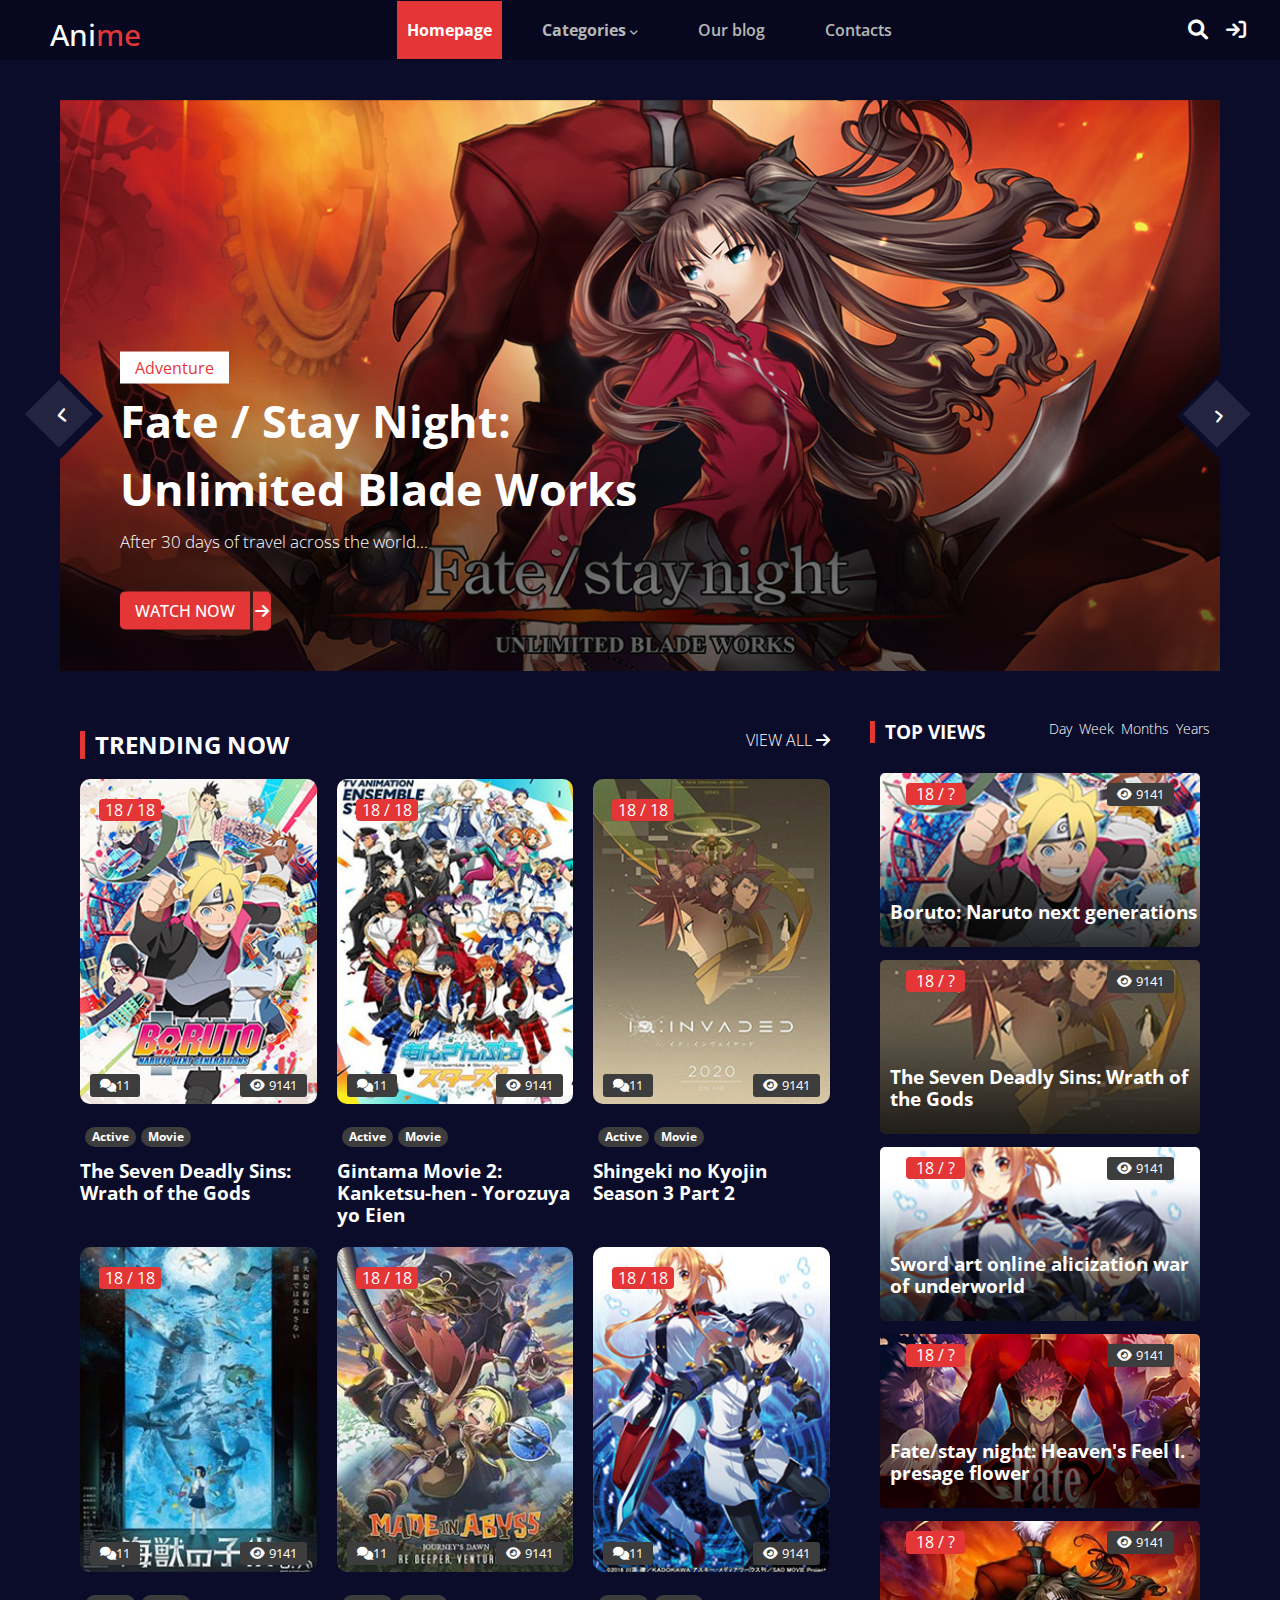
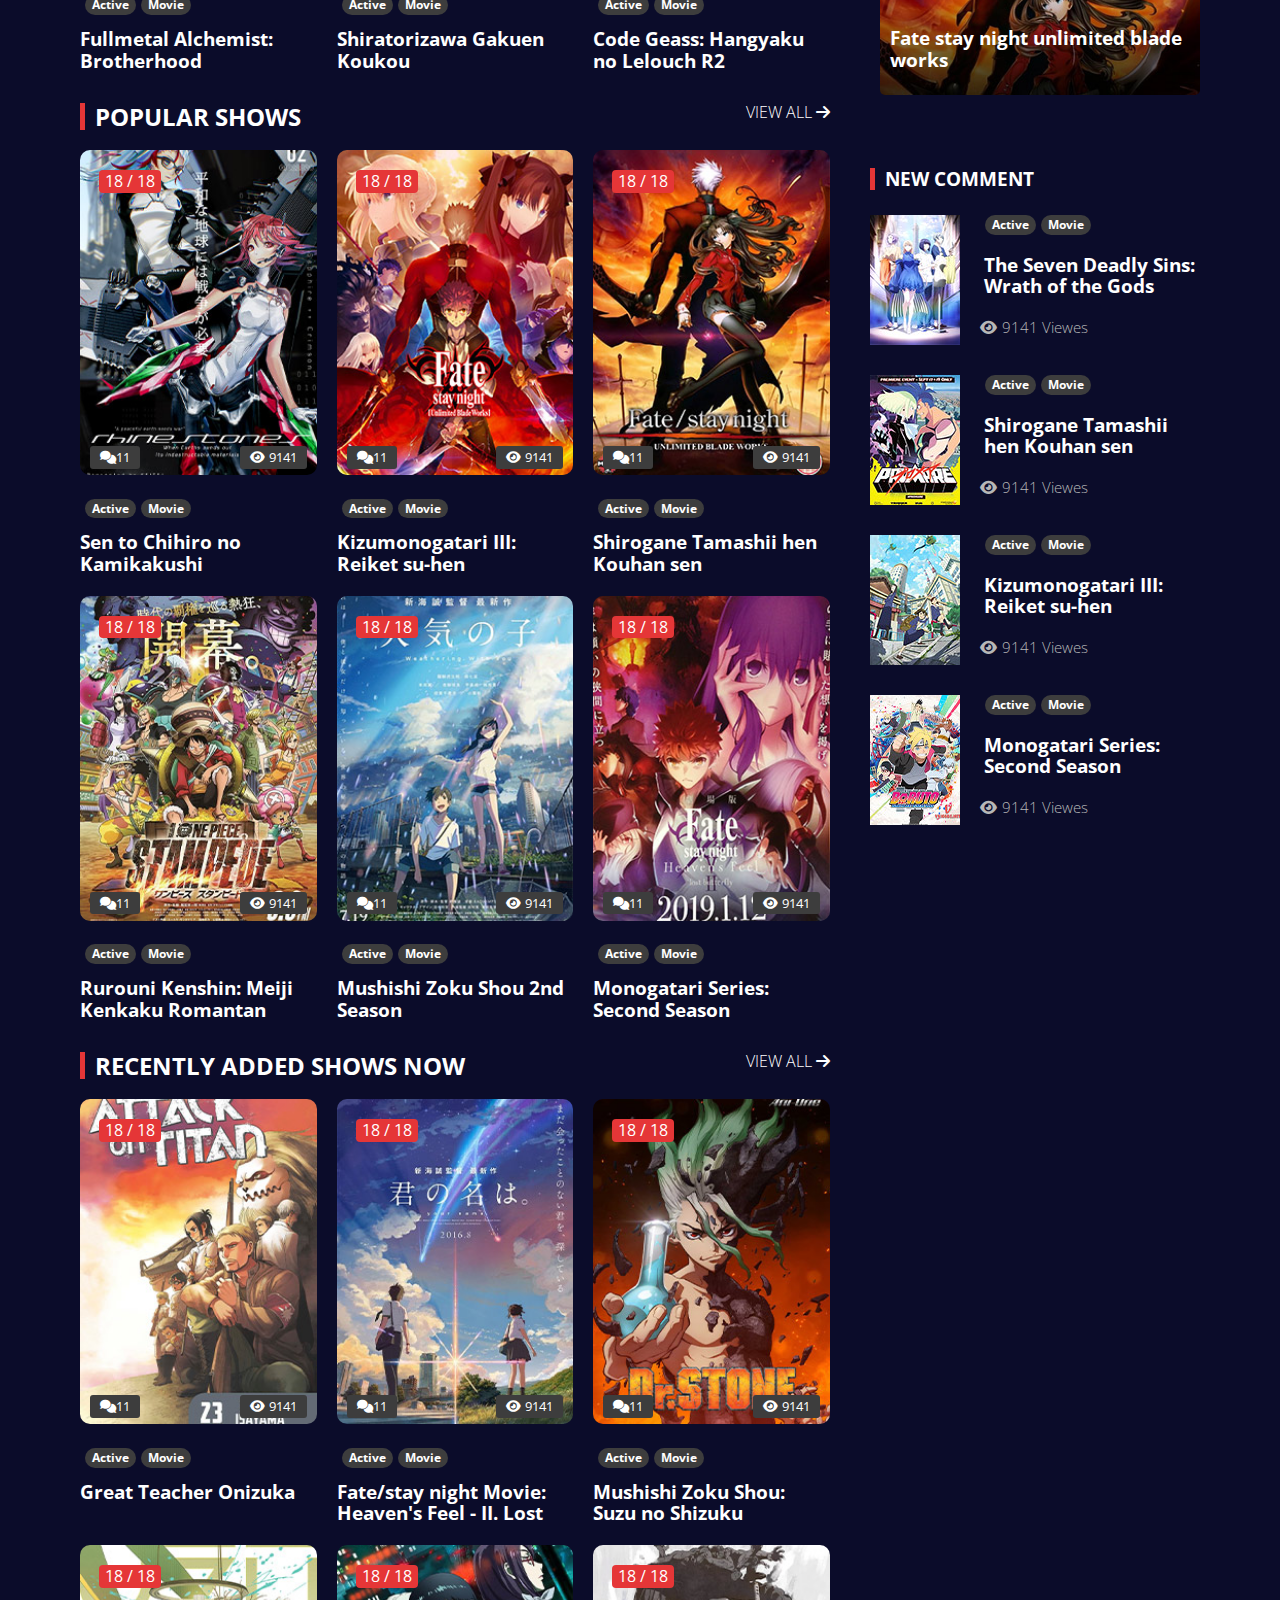
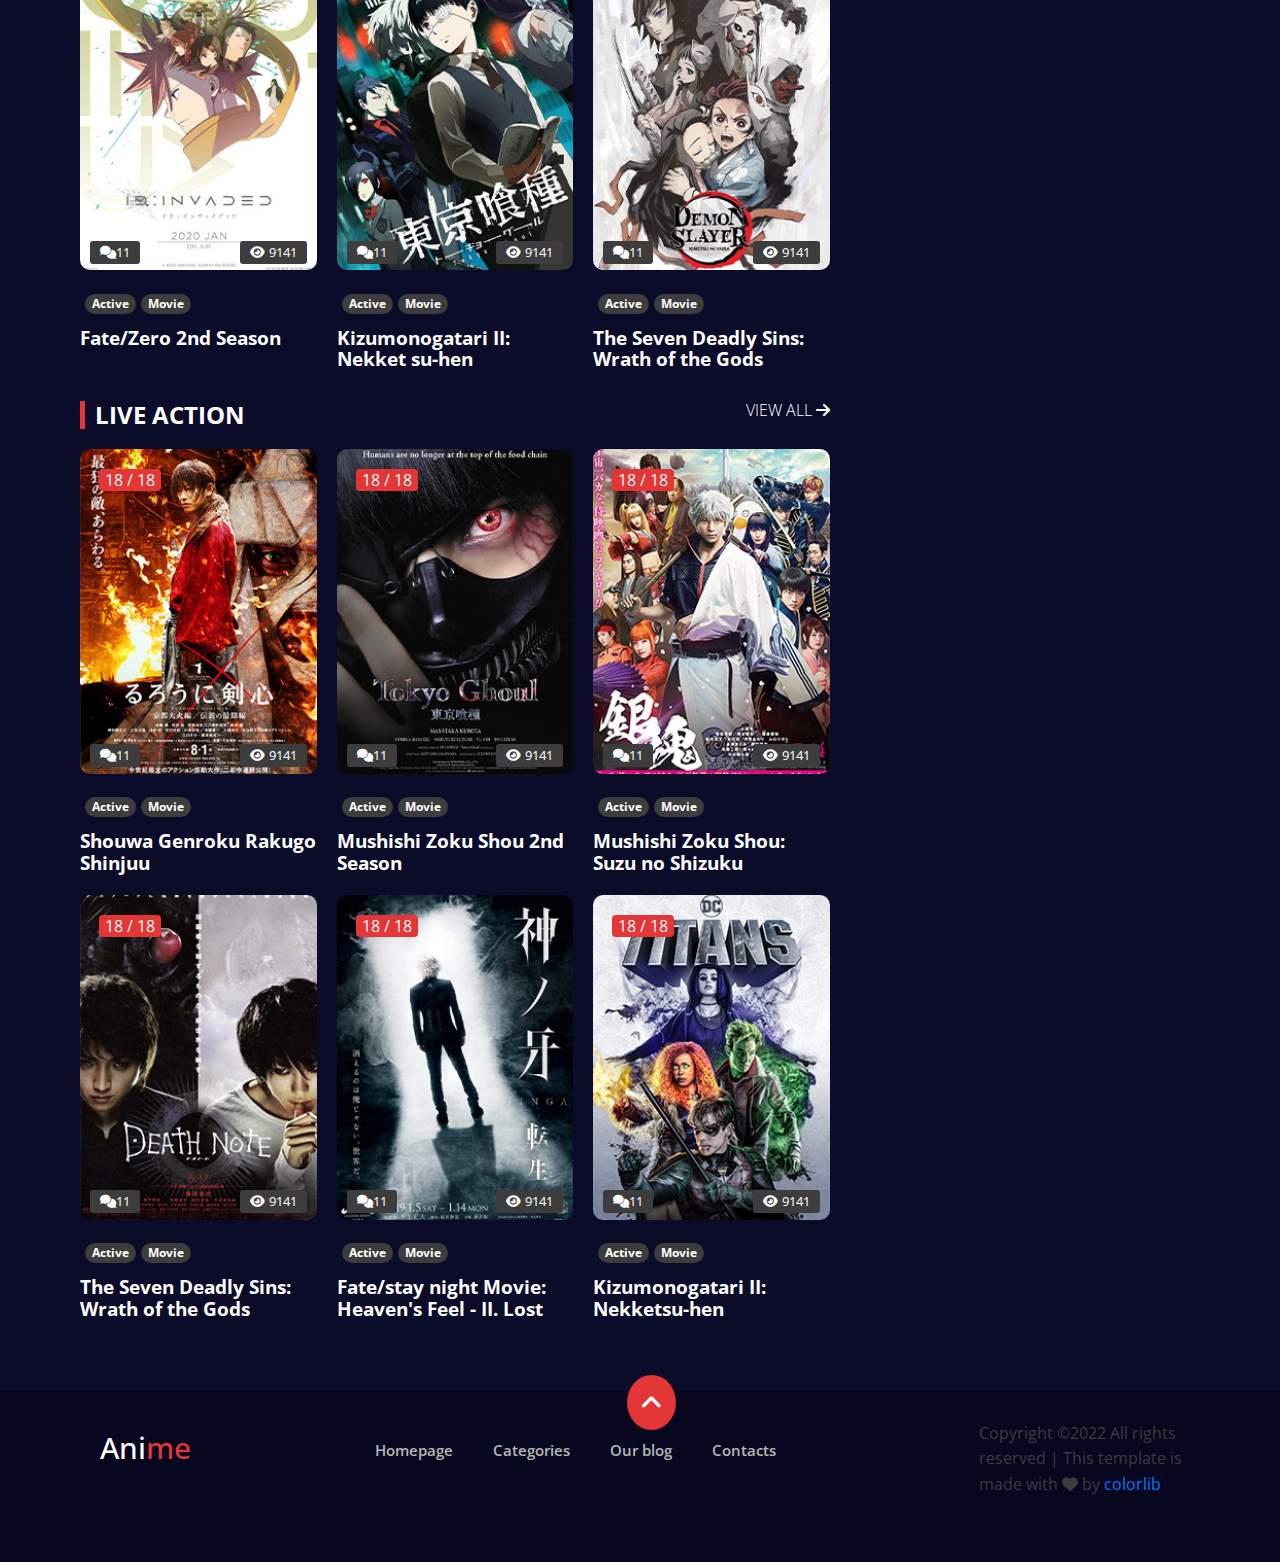
<file: index.html>
<!DOCTYPE html>
<html lang="en">
  <head>
    <meta charset="UTF-8" />
    <meta http-equiv="X-UA-Compatible" content="IE=edge" />
    <meta name="viewport" content="width=device-width, initial-scale=1.0" />
    <title>Anime | Template</title>
    <!-- css file  -->
    <link rel="stylesheet" href="css/style.css" />
    <!-- normaliz css  -->
    <link rel="stylesheet" href="css/normaliz.css" />
    <!-- all css  -->
    <link rel="stylesheet" href="css/all.min.css" />
    <!-- google fonts  -->
    <link rel="preconnect" href="https://fonts.googleapis.com" />
    <link rel="preconnect" href="https://fonts.gstatic.com" crossorigin />
    <link
      href="https://fonts.googleapis.com/css2?family=Montserrat:ital,wght@0,100;0,200;0,300;0,400;0,500;0,600;0,700;0,800;0,900;1,100;1,200;1,300;1,400;1,500;1,600;1,700;1,800;1,900&family=Mulish:ital,wght@0,200;0,300;0,400;0,500;0,600;0,700;0,800;0,900;1,200;1,300;1,400;1,500;1,600;1,700;1,800;1,900&family=Open+Sans:ital,wght@0,300;0,400;0,500;0,600;0,700;0,800;1,300;1,400;1,500;1,600;1,700;1,800&display=swap"
      rel="stylesheet"
    />
    <!-- cdnjs  -->
    <link
      rel="stylesheet"
      href="https://cdnjs.cloudflare.com/ajax/libs/font-awesome/6.1.2/css/all.min.css"
      integrity="sha512-1sCRPdkRXhBV2PBLUdRb4tMg1w2YPf37qatUFeS7zlBy7jJI8Lf4VHwWfZZfpXtYSLy85pkm9GaYVYMfw5BC1A=="
      crossorigin="anonymous"
      referrerpolicy="no-referrer"
    />
  </head>
  <body>
    <!-- ____________________ Start header ____________________ -->
    <header id="up">
      <nav>
        <a href="index.html" class="logo">Ani<span>me</span></a>
        <input type="checkbox" name="check" id="check" />
        <ul class="main">
          <li class="active">
            <a href="index.html" class="active">Homepage</a>
          </li>
          <li class="sup-li">
            <label class="sup" for="check-two"
              >Categories <i class="fa-solid fa-angle-down"></i>
            </label>
            <input type="checkbox" name id="check-two" />
            <ul class="sup-ul">
              <li><a href="Categories.html">Categories</a></li>
              <li><a href="Anime-Details.html">Anime Details</a></li>
              <li><a href="Anime-Watching.html">Anime Watching</a></li>
              <li><a href="blog.html">Blog details</a></li>
              <li><a href="sign-up.html">Sign up</a></li>
              <li><a href="login.html">Login</a></li>
            </ul>
          </li>
          <li><a href="Our-blog.html">Our blog</a></li>
          <li><a href="Contacts.html">Contacts</a></li>
        </ul>
        <div class="icon">
          <div class="up">
            <a href="log-in.html"
              ><i class="fa-solid fa-magnifying-glass"></i
            ></a>
            <i class="fa-solid fa-arrow-right-to-bracket"></i>
          </div>
          <label for="check">
            <div class="up-span">
              <span></span>
              <span></span>
              <span></span>
            </div>
            MENU
          </label>
        </div>
      </nav>
    </header>
    <!-- ____________________ End header ____________________ -->
    <!-- ____________________ Start landing ____________________ -->
    <div class="landing">
      <div class="text">
        <div class="contenar-text">
          <div class="info">
            <span>Adventure</span>
            <h1>
              Fate / Stay Night:
              <br />
              Unlimited Blade Works
            </h1>
            <h4>After 30 days of travel across the world...</h4>
            <button>
              WATCH NOW

              <i class="fa-solid fa-arrow-right"></i>
            </button>
          </div>
        </div>
      </div>
      <button class="button-one button">
        <i class="fa-solid fa-angle-right"></i>
      </button>
      <button class="button-one button-two">
        <i class="fa-solid fa-angle-left"></i>
      </button>
    </div>
    <!-- ____________________ End landing ____________________ -->
    <!-- ____________________ Start section ____________________ -->
    <div class="Products">
      <div class="contenar">
        <div class="contenar-box">
          <div class="box-one box">
            <div class="title">
              <h2>TRENDING NOW</h2>
              <a href="">VIEW ALL <i class="fa-solid fa-arrow-right"></i> </a>
            </div>
            <div class="contenar-main-box">
              <div class="sup-box">
                <div class="up-img">
                  <img src="img/trending/trend-1.jpg" alt="" />
                  <span>18 / 18</span>
                  <span><i class="fa fa-comments"></i>11</span>
                  <span><i class="fa fa-eye"></i>9141</span>
                </div>

                <div class="up-info">
                  <h5>Active</h5>
                  <h5>Movie</h5>
                </div>
                <a href="">The Seven Deadly Sins: Wrath of the Gods</a>
              </div>
              <div class="sup-box">
                <div class="up-img">
                  <img src="img/trending/trend-2.jpg" alt="" />
                  <span>18 / 18</span>
                  <span><i class="fa fa-comments"></i>11</span>
                  <span><i class="fa fa-eye"></i>9141</span>
                </div>

                <div class="up-info">
                  <h5>Active</h5>
                  <h5>Movie</h5>
                </div>
                <a href="">Gintama Movie 2: Kanketsu-hen - Yorozuya yo Eien </a>
              </div>
              <div class="sup-box">
                <div class="up-img">
                  <img src="img/trending/trend-3.jpg" alt="" />
                  <span>18 / 18</span>
                  <span><i class="fa fa-comments"></i>11</span>
                  <span><i class="fa fa-eye"></i>9141</span>
                </div>

                <div class="up-info">
                  <h5>Active</h5>
                  <h5>Movie</h5>
                </div>
                <a href="">Shingeki no Kyojin Season 3 Part 2 </a>
              </div>
              <div class="sup-box">
                <div class="up-img">
                  <img src="img/trending/trend-4.jpg" alt="" />
                  <span>18 / 18</span>
                  <span><i class="fa fa-comments"></i>11</span>
                  <span><i class="fa fa-eye"></i>9141</span>
                </div>

                <div class="up-info">
                  <h5>Active</h5>
                  <h5>Movie</h5>
                </div>
                <a href="">Fullmetal Alchemist: Brotherhood </a>
              </div>
              <div class="sup-box">
                <div class="up-img">
                  <img src="img/trending/trend-5.jpg" alt="" />
                  <span>18 / 18</span>
                  <span><i class="fa fa-comments"></i>11</span>
                  <span><i class="fa fa-eye"></i>9141</span>
                </div>

                <div class="up-info">
                  <h5>Active</h5>
                  <h5>Movie</h5>
                </div>
                <a href="">Shiratorizawa Gakuen Koukou </a>
              </div>
              <div class="sup-box">
                <div class="up-img">
                  <img src="img/trending/trend-6.jpg" alt="" />
                  <span>18 / 18</span>
                  <span><i class="fa fa-comments"></i>11</span>
                  <span><i class="fa fa-eye"></i>9141</span>
                </div>

                <div class="up-info">
                  <h5>Active</h5>
                  <h5>Movie</h5>
                </div>
                <a href="">Code Geass: Hangyaku no Lelouch R2 </a>
              </div>
            </div>
          </div>
          <div class="box-one box">
            <div class="title">
              <h2>POPULAR SHOWS</h2>
              <a href="">VIEW ALL <i class="fa-solid fa-arrow-right"></i> </a>
            </div>
            <div class="contenar-main-box">
              <div class="sup-box">
                <div class="up-img">
                  <img src="img/popular/popular-1.jpg" alt="" />
                  <span>18 / 18</span>
                  <span><i class="fa fa-comments"></i>11</span>
                  <span><i class="fa fa-eye"></i>9141</span>
                </div>

                <div class="up-info">
                  <h5>Active</h5>
                  <h5>Movie</h5>
                </div>
                <a href="">Sen to Chihiro no Kamikakushi </a>
              </div>
              <div class="sup-box">
                <div class="up-img">
                  <img src="img/popular/popular-2.jpg" alt="" />
                  <span>18 / 18</span>

                  <span><i class="fa fa-comments"></i>11</span>
                  <span><i class="fa fa-eye"></i>9141</span>
                </div>

                <div class="up-info">
                  <h5>Active</h5>
                  <h5>Movie</h5>
                </div>
                <a href="">Kizumonogatari III: Reiket su-hen </a>
              </div>
              <div class="sup-box">
                <div class="up-img">
                  <img src="img/popular/popular-3.jpg" alt="" />
                  <span>18 / 18</span>
                  <span><i class="fa fa-comments"></i>11</span>
                  <span><i class="fa fa-eye"></i>9141</span>
                </div>

                <div class="up-info">
                  <h5>Active</h5>
                  <h5>Movie</h5>
                </div>
                <a href="">Shirogane Tamashii hen Kouhan sen </a>
              </div>
              <div class="sup-box">
                <div class="up-img">
                  <img src="img/popular/popular-4.jpg" alt="" />
                  <span>18 / 18</span>
                  <span><i class="fa fa-comments"></i>11</span>
                  <span><i class="fa fa-eye"></i>9141</span>
                </div>

                <div class="up-info">
                  <h5>Active</h5>
                  <h5>Movie</h5>
                </div>
                <a href="">Rurouni Kenshin: Meiji Kenkaku Romantan </a>
              </div>
              <div class="sup-box">
                <div class="up-img">
                  <img src="img/popular/popular-5.jpg" alt="" />
                  <span>18 / 18</span>
                  <span><i class="fa fa-comments"></i>11</span>
                  <span><i class="fa fa-eye"></i>9141</span>
                </div>

                <div class="up-info">
                  <h5>Active</h5>
                  <h5>Movie</h5>
                </div>
                <a href="">Mushishi Zoku Shou 2nd Season </a>
              </div>
              <div class="sup-box">
                <div class="up-img">
                  <img src="img/popular/popular-6.jpg" alt="" />
                  <span>18 / 18</span>
                  <span><i class="fa fa-comments"></i>11</span>
                  <span><i class="fa fa-eye"></i>9141</span>
                </div>

                <div class="up-info">
                  <h5>Active</h5>
                  <h5>Movie</h5>
                </div>
                <a href="">Monogatari Series: Second Season </a>
              </div>
            </div>
          </div>
          <div class="box-one box">
            <div class="title">
              <h2>RECENTLY ADDED SHOWS NOW</h2>
              <a href="">VIEW ALL <i class="fa-solid fa-arrow-right"></i> </a>
            </div>
            <div class="contenar-main-box">
              <div class="sup-box">
                <div class="up-img">
                  <img src="img/recent/recent-1.jpg" alt="" />
                  <span>18 / 18</span>
                  <span><i class="fa fa-comments"></i>11</span>
                  <span><i class="fa fa-eye"></i>9141</span>
                </div>

                <div class="up-info">
                  <h5>Active</h5>
                  <h5>Movie</h5>
                </div>
                <a href="">Great Teacher Onizuka </a>
              </div>
              <div class="sup-box">
                <div class="up-img">
                  <img src="img/recent/recent-2.jpg" alt="" />
                  <span>18 / 18</span>

                  <span><i class="fa fa-comments"></i>11</span>
                  <span><i class="fa fa-eye"></i>9141</span>
                </div>

                <div class="up-info">
                  <h5>Active</h5>
                  <h5>Movie</h5>
                </div>
                <a href="">Fate/stay night Movie: Heaven's Feel - II. Lost </a>
              </div>
              <div class="sup-box">
                <div class="up-img">
                  <img src="img/recent/recent-3.jpg" alt="" />
                  <span>18 / 18</span>
                  <span><i class="fa fa-comments"></i>11</span>
                  <span><i class="fa fa-eye"></i>9141</span>
                </div>

                <div class="up-info">
                  <h5>Active</h5>
                  <h5>Movie</h5>
                </div>
                <a href="">Mushishi Zoku Shou: Suzu no Shizuku </a>
              </div>
              <div class="sup-box">
                <div class="up-img">
                  <img src="img/recent/recent-4.jpg" alt="" />
                  <span>18 / 18</span>
                  <span><i class="fa fa-comments"></i>11</span>
                  <span><i class="fa fa-eye"></i>9141</span>
                </div>

                <div class="up-info">
                  <h5>Active</h5>
                  <h5>Movie</h5>
                </div>
                <a href="">Fate/Zero 2nd Season </a>
              </div>
              <div class="sup-box">
                <div class="up-img">
                  <img src="img/recent/recent-5.jpg" alt="" />
                  <span>18 / 18</span>
                  <span><i class="fa fa-comments"></i>11</span>
                  <span><i class="fa fa-eye"></i>9141</span>
                </div>

                <div class="up-info">
                  <h5>Active</h5>
                  <h5>Movie</h5>
                </div>
                <a href="">Kizumonogatari II: Nekket su-hen </a>
              </div>
              <div class="sup-box">
                <div class="up-img">
                  <img src="img/recent/recent-6.jpg" alt="" />
                  <span>18 / 18</span>
                  <span><i class="fa fa-comments"></i>11</span>
                  <span><i class="fa fa-eye"></i>9141</span>
                </div>

                <div class="up-info">
                  <h5>Active</h5>
                  <h5>Movie</h5>
                </div>
                <a href="">The Seven Deadly Sins: Wrath of the Gods </a>
              </div>
            </div>
          </div>
          <div class="box-one box">
            <div class="title">
              <h2>LIVE ACTION</h2>
              <a href="">VIEW ALL <i class="fa-solid fa-arrow-right"></i> </a>
            </div>
            <div class="contenar-main-box">
              <div class="sup-box">
                <div class="up-img">
                  <img src="img/live/live-1.jpg" alt="" />
                  <span>18 / 18</span>
                  <span><i class="fa fa-comments"></i>11</span>
                  <span><i class="fa fa-eye"></i>9141</span>
                </div>

                <div class="up-info">
                  <h5>Active</h5>
                  <h5>Movie</h5>
                </div>
                <a href="">Shouwa Genroku Rakugo Shinjuu </a>
              </div>
              <div class="sup-box">
                <div class="up-img">
                  <img src="img/live/live-2.jpg" alt="" />
                  <span>18 / 18</span>
                  <span><i class="fa fa-comments"></i>11</span>
                  <span><i class="fa fa-eye"></i>9141</span>
                </div>

                <div class="up-info">
                  <h5>Active</h5>
                  <h5>Movie</h5>
                </div>
                <a href="">Mushishi Zoku Shou 2nd Season </a>
              </div>
              <div class="sup-box">
                <div class="up-img">
                  <img src="img/live/live-3.jpg" alt="" />
                  <span>18 / 18</span>
                  <span><i class="fa fa-comments"></i>11</span>
                  <span><i class="fa fa-eye"></i>9141</span>
                </div>

                <div class="up-info">
                  <h5>Active</h5>
                  <h5>Movie</h5>
                </div>
                <a href="">Mushishi Zoku Shou: Suzu no Shizuku </a>
              </div>
              <div class="sup-box">
                <div class="up-img">
                  <img src="img/live/live-4.jpg" alt="" />
                  <span>18 / 18</span>
                  <span><i class="fa fa-comments"></i>11</span>
                  <span><i class="fa fa-eye"></i>9141</span>
                </div>

                <div class="up-info">
                  <h5>Active</h5>
                  <h5>Movie</h5>
                </div>
                <a href="">The Seven Deadly Sins: Wrath of the Gods </a>
              </div>
              <div class="sup-box">
                <div class="up-img">
                  <img src="img/live/live-5.jpg" alt="" />
                  <span>18 / 18</span>
                  <span><i class="fa fa-comments"></i>11</span>
                  <span><i class="fa fa-eye"></i>9141</span>
                </div>

                <div class="up-info">
                  <h5>Active</h5>
                  <h5>Movie</h5>
                </div>
                <a href="">Fate/stay night Movie: Heaven's Feel - II. Lost </a>
              </div>
              <div class="sup-box">
                <div class="up-img">
                  <img src="img/live/live-6.jpg" alt="" />
                  <span>18 / 18</span>
                  <span><i class="fa fa-comments"></i>11</span>
                  <span><i class="fa fa-eye"></i>9141</span>
                </div>

                <div class="up-info">
                  <h5>Active</h5>
                  <h5>Movie</h5>
                </div>
                <a href="">Kizumonogatari II: Nekketsu-hen </a>
              </div>
            </div>
          </div>
        </div>
        <div class="side-section">
          <div class="contenar-side">
            <div class="text">
              <h3>TOP VIEWS</h3>
              <div class="links">
                <a href="">Day</a>
                <a href="">Week</a>
                <a href="">Months</a>
                <a href="">Years</a>
              </div>
            </div>
            <div class="contenar-box">
              <div class="sup-box">
                <div class="up-span">
                <img src="img/sidebar/tv-1.jpg" alt="" />
                  <span>18 / ?</span>
                  <span><i class="fa fa-eye"></i>9141</span>
                  <a href="">Boruto: Naruto next generations </a>
                </div>
              </div>
              <div class="sup-box">
                <div class="up-span">
                  <img src="img/sidebar/tv-2.jpg" alt="" />
                  <span>18 / ?</span>
                  <span><i class="fa fa-eye"></i>9141</span>
                  <a href="">The Seven Deadly Sins: Wrath of the Gods </a>
                </div>
              </div>
              <div class="sup-box">
                <div class="up-span">
                  <img src="img/sidebar/tv-3.jpg" alt="" />
                  <span>18 / ?</span>
                  <span><i class="fa fa-eye"></i>9141</span>
                  <a href="">Sword art online alicization war of underworld </a>
                </div>
              </div>
              <div class="sup-box">
                <div class="up-span">
                  <img src="img/sidebar/tv-4.jpg" alt="" />
                  <span>18 / ?</span>
                  <span><i class="fa fa-eye"></i>9141</span>
                  <a href="">Fate/stay night: Heaven's Feel I. presage flower </a>
                </div>
              </div>
              <div class="sup-box">
                <div class="up-span">
                  <img src="img/sidebar/tv-5.jpg" alt="" />
                  <span>18 / ?</span>
                  <span><i class="fa fa-eye"></i>9141</span>
                  <a href="">Fate stay night unlimited blade works </a>
                </div>
              </div>
            </div>
            <div class="contenar-commints">
              <div class="title">
                <h3>NEW COMMENT</h3>
              </div>
              <div class="up-flex">
                <img src="img/sidebar/comment-1.jpg" alt="" />
                <div class="info">
                  <div class="up-info">
                  <div class="up-sup-title">
                    <h5>Active</h5>
                    <h5>Movie</h5>
                  </div>
                    <a href="">The Seven Deadly Sins: Wrath of the Gods </a>
                    <span><i class="fa fa-eye"></i>9141 Viewes</span>
                  </div>
                </div>
              </div>
              <div class="up-flex">
                <img src="img/sidebar/comment-2.jpg" alt="" />
                <div class="info">
                  <div class="up-info">
                    <div class="up-sup-title">
                      <h5>Active</h5>
                      <h5>Movie</h5>
                    </div>
                    <a href="">Shirogane Tamashii hen Kouhan sen </a>
                    <span><i class="fa fa-eye"></i>9141 Viewes</span>
                  </div>
                </div>
              </div>
              <div class="up-flex">
                <img src="img/sidebar/comment-3.jpg" alt="" />
                <div class="info">
                  <div class="up-info">
                    <div class="up-sup-title">
                      <h5>Active</h5>
                      <h5>Movie</h5>
                    </div>
                    <a href="">Kizumonogatari III: Reiket su-hen </a>
                    <span><i class="fa fa-eye"></i>9141 Viewes</span>
                  </div>
                </div>
              </div>
              <div class="up-flex">
                <img src="img/sidebar/comment-4.jpg" alt="" />
                <div class="info">
                  <div class="up-info">
                    <div class="up-sup-title">
                      <h5>Active</h5>
                      <h5>Movie</h5>
                    </div>
                    <a href="">Monogatari Series: Second Season </a>
                    <span><i class="fa fa-eye"></i>9141 Viewes</span>
                  </div>
                </div>
              </div>
            </div>
          </div>
        </div>
      </div>
    </div>
    <!-- ____________________ End section ____________________ -->
    <!-- ____________________ Start footer ____________________ -->
    <footer>
      <div class="arrow">  <a href="#up"><i class="fa-solid fa-angle-up"></i> </a></div>
      <div class="contenar">
<nav>
  <a href="index.html" class="logo">Ani<span>me</span></a>
  <ul class="sup-ul">
    <li><a href="index.html" class="active">Homepage</a></li>
    <li><a href="Categories.html">Categories</a></li>
    <li><a href="Our-blog.html">Our blog</a></li>
    <li><a href="Contacts.html">Contacts</a></li>
  </ul>
  <div class="copyright">
    <p>
      Copyright ©2022 All rights reserved |
     
      This template is made with <i class="fa fa-heart"></i> by 
      <a href="#"> colorlib </a>
    </p>
  
  </div>
</nav>
      </div>
    </footer>
    <!-- ____________________ End footer ____________________ -->
  </body>
</html>
</file>
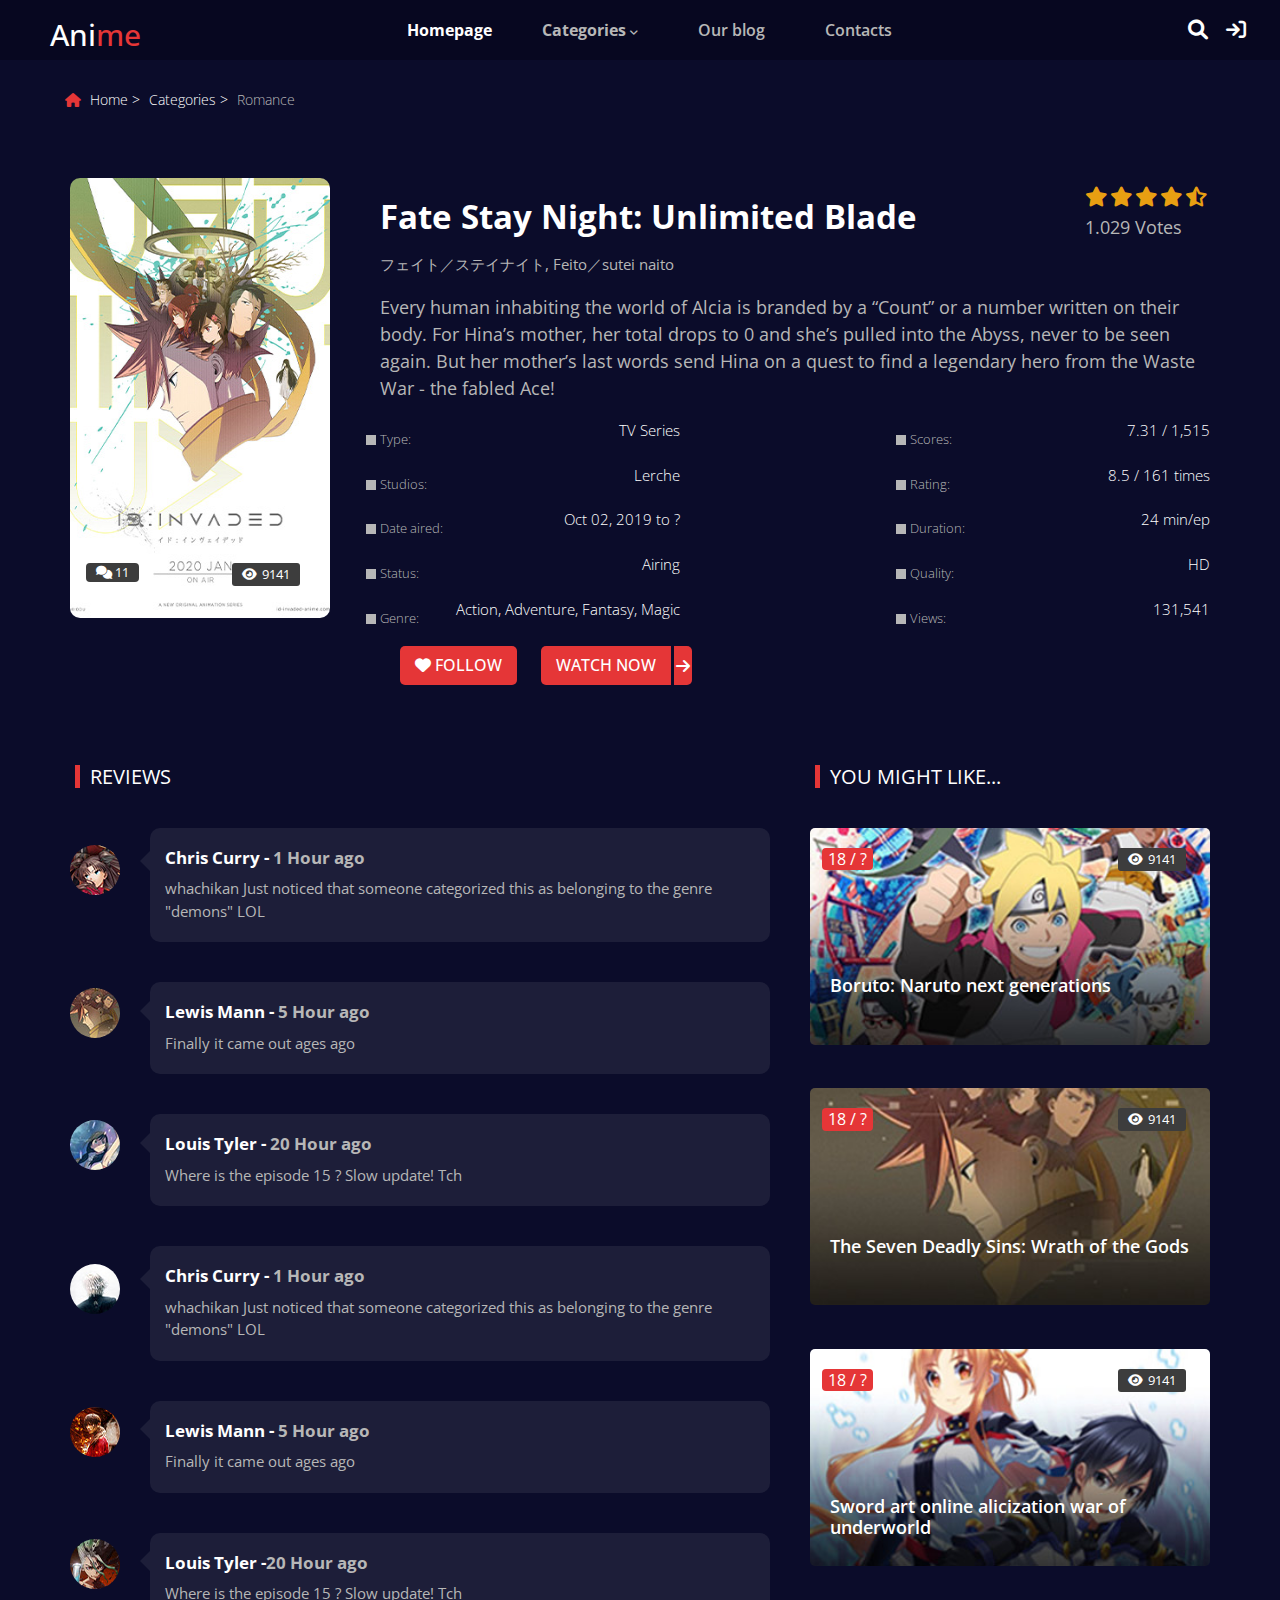
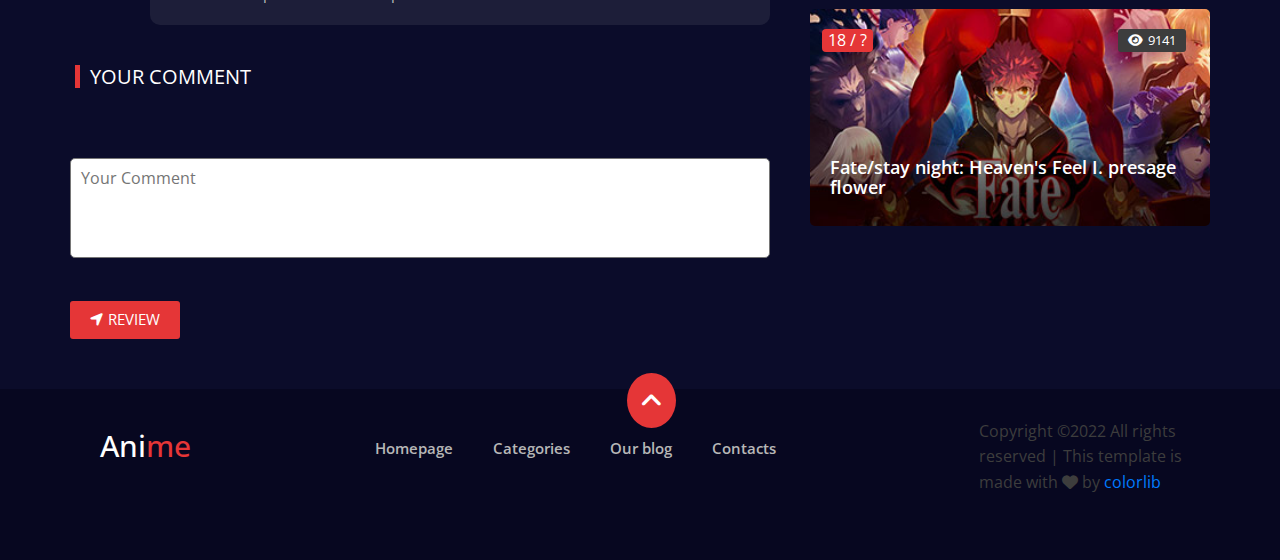
<file: Anime-Details.html>
<!DOCTYPE html>
<html lang="en">
  <head>
    <meta charset="UTF-8" />
    <meta http-equiv="X-UA-Compatible" content="IE=edge" />
    <meta name="viewport" content="width=device-width, initial-scale=1.0" />
    <title>Ainme | Template</title>
    <!-- css file  -->
    <link rel="stylesheet" href="css/style2.css" />
    <!-- normaliz css  -->
    <link rel="stylesheet" href="css/normaliz.css" />
    <!-- all css  -->
    <link rel="stylesheet" href="css/all.min.css" />
    <!-- google fonts  -->
    <link rel="preconnect" href="https://fonts.googleapis.com" />
    <link rel="preconnect" href="https://fonts.gstatic.com" crossorigin />
    <link
      href="https://fonts.googleapis.com/css2?family=Montserrat:ital,wght@0,100;0,200;0,300;0,400;0,500;0,600;0,700;0,800;0,900;1,100;1,200;1,300;1,400;1,500;1,600;1,700;1,800;1,900&family=Mulish:ital,wght@0,200;0,300;0,400;0,500;0,600;0,700;0,800;0,900;1,200;1,300;1,400;1,500;1,600;1,700;1,800;1,900&family=Open+Sans:ital,wght@0,300;0,400;0,500;0,600;0,700;0,800;1,300;1,400;1,500;1,600;1,700;1,800&display=swap"
      rel="stylesheet"
    />
    <!-- cdnjs  -->
    <link
      rel="stylesheet"
      href="https://cdnjs.cloudflare.com/ajax/libs/font-awesome/6.1.2/css/all.min.css"
      integrity="sha512-1sCRPdkRXhBV2PBLUdRb4tMg1w2YPf37qatUFeS7zlBy7jJI8Lf4VHwWfZZfpXtYSLy85pkm9GaYVYMfw5BC1A=="
      crossorigin="anonymous"
      referrerpolicy="no-referrer"
    />
  </head>
  <body>
    <!-- ____________________ Start header ____________________ -->
    <header id="up">
      <nav>
        <a href="index.html" class="logo">Ani<span>me</span></a>
        <input type="checkbox" name="check" id="check" />
        <ul class="main">
          <li class="active">
            <a href="index.html" class="active">Homepage</a>
          </li>
          <li class="sup-li">
            <label class="sup" for="check-two"
              >Categories <i class="fa-solid fa-angle-down"></i>
            </label>
            <input type="checkbox" name id="check-two" />
            <ul class="sup-ul">
              <li><a href="Categories.html">Categories</a></li>
              <li><a href="Anime-Details.html">Anime Details</a></li>
              <li><a href="Anime-Watching.html">Anime Watching</a></li>
              <li><a href="blog.html">Blog details</a></li>
              <li><a href="sign-up.html">Sign up</a></li>
              <li><a href="login.html">Login</a></li>
            </ul>
          </li>
          <li><a href="Our-blog.html">Our blog</a></li>
          <li><a href="Contacts.html">Contacts</a></li>
        </ul>
        <div class="icon">
          <div class="up">
            <a href="log-in.html"
              ><i class="fa-solid fa-magnifying-glass"></i
            ></a>
            <i class="fa-solid fa-arrow-right-to-bracket"></i>
          </div>
          <label for="check">
            <div class="up-span">
              <span></span>
              <span></span>
              <span></span>
            </div>
            MENU
          </label>
        </div>
      </nav>
    </header>
    <!-- ____________________ End header ____________________ -->
    <!-- ____________________ Start anime-details ____________________ -->
    <div class="links-back">
      <div class="content">
        <a href="index.html"> <i class="fa fa-home"></i> Home ></a>
        <a href="Categories.html">Categories ></a>
        <a href="#">Romance</a>
      </div>
    </div>
    <div class="anime-details">
      <div class="contenar">
        <div class="sup-box-one">
          <div class="up-span">
            <img src="img/anime/details-pic.jpg" alt="" />
            <span><i class="fa fa-comments"></i> 11</span>
            <span><i class="fa fa-eye"></i>9141</span>
          </div>
        </div>
        <div class="sup-box-two">
          <div class="up-title">
            <div class="title">
              <div class="info">
                <h2>Fate Stay Night: Unlimited Blade</h2>
                <div class="up-stars">
                  <div class="stars">
                    <i class="fa fa-star"></i>
                    <i class="fa fa-star"></i>
                    <i class="fa fa-star"></i>
                    <i class="fa fa-star"></i>
                    <i class="fa-solid fa-star-half-stroke"></i>
                  </div>
                  <h3>1.029 Votes</h3>
                </div>
              </div>
            </div>
            <p>フェイト／ステイナイト, Feito／sutei naito</p>
            <p>
              Every human inhabiting the world of Alcia is branded by a “Count”
              or a number written on their body. For Hina’s mother, her total
              drops to 0 and she’s pulled into the Abyss, never to be seen
              again. But her mother’s last words send Hina on a quest to find a
              legendary hero from the Waste War - the fabled Ace!
            </p>
          </div>
          <div class="up-sup-main-box">
            <div class="sup-box">
              <div class="info">
                <h4>Type:</h4>
                <h4>TV Series</h4>
              </div>
              <div class="info">
                <h4>Studios:</h4>
                <h4>Lerche</h4>
              </div>
              <div class="info">
                <h4>Date aired:</h4>
                <h4>Oct 02, 2019 to ?</h4>
              </div>
              <div class="info">
                <h4>Status:</h4>
                <h4>Airing</h4>
              </div>
              <div class="info">
                <h4>Genre:</h4>
                <h4>Action, Adventure, Fantasy, Magic</h4>
              </div>
              <div class="up-button">
                <button><i class="fa fa-heart"></i> FOLLOW</button>
                <button>
                  WATCH NOW <i class="fa-solid fa-arrow-right"></i>
                </button>
              </div>
            </div>
            <div class="sup-box">
              <div class="info">
                <h4>Scores:</h4>
                <h4>7.31 / 1,515</h4>
              </div>
              <div class="info">
                <h4>Rating:</h4>
                <h4>8.5 / 161 times</h4>
              </div>
              <div class="info">
                <h4>Duration:</h4>
                <h4>24 min/ep</h4>
              </div>
              <div class="info">
                <h4>Quality:</h4>
                <h4>HD</h4>
              </div>
              <div class="info">
                <h4>Views:</h4>
                <h4>131,541</h4>
              </div>
            </div>
          </div>
        </div>
      </div>
    </div>

    <!-- ____________________ Start REVIEWS ____________________  -->
    <div class="Reviews">
      <div class="contenar">
        <div class="box-one">
          <div class="title">
            <h2>REVIEWS</h2>
          </div>
          <div class="sup-box">
            <img src="img/anime/review-1.jpg" alt="" />
            <div class="review">
              <h2>Chris Curry - <span> 1 Hour ago</span></h2>
              <p>
                whachikan Just noticed that someone categorized this as
                belonging to the genre "demons" LOL
              </p>
            </div>
          </div>
          <div class="sup-box">
            <img src="img/anime/review-2.jpg" alt="" />
            <div class="review">
              <h2>Lewis Mann - <span> 5 Hour ago</span></h2>
              <p>Finally it came out ages ago</p>
            </div>
          </div>
          <div class="sup-box">
            <img src="img/anime/review-3.jpg" alt="" />
            <div class="review">
              <h2>Louis Tyler -<span> 20 Hour ago</span></h2>
              <p>Where is the episode 15 ? Slow update! Tch</p>
            </div>
          </div>
          <div class="sup-box">
            <img src="img/anime/review-4.jpg" alt="" />
            <div class="review">
              <h2>Chris Curry - <span> 1 Hour ago</span></h2>
              <p>
                whachikan Just noticed that someone categorized this as
                belonging to the genre "demons" LOL
              </p>
            </div>
          </div>

          <div class="sup-box">
            <img src="img/anime/review-5.jpg" alt="" />
            <div class="review">
              <h2>Lewis Mann -<span> 5 Hour ago</span></h2>
              <p>Finally it came out ages ago</p>
            </div>
          </div>
          <div class="sup-box">
            <img src="img/anime/review-6.jpg" alt="" />
            <div class="review">
              <h2>Louis Tyler -<span>20 Hour ago</span></h2>
              <p>Where is the episode 15 ? Slow update! Tch</p>
            </div>
          </div>
          <div class="commints">
            <div class="title">
              <h2>YOUR COMMENT</h2>
            </div>
            <div class="form">
              <textarea
                name=""
                id=""
                cols="30"
                rows="10"
                placeholder="Your Comment"
              ></textarea>
              <button><i class="fa fa-location-arrow"></i>REVIEW</button>
            </div>
          </div>
        </div>
        <div class="box-two">
          <div class="title">
            <h2>YOU MIGHT LIKE...</h2>
          </div>
          <div class="contenar-box">
            <div class="sup-box">
              <div class="up-span">
                <img src="img/sidebar/tv-1.jpg" alt="" />
                <span>18 / ?</span>
                <span><i class="fa fa-eye"></i>9141</span>
                <a href="">Boruto: Naruto next generations </a>
              </div>
            </div>
            <div class="sup-box">
              <div class="up-span">
                <img src="img/sidebar/tv-2.jpg" alt="" />
                <span>18 / ?</span>
                <span><i class="fa fa-eye"></i>9141</span>
                <a href="">The Seven Deadly Sins: Wrath of the Gods </a>
              </div>
            </div>
            <div class="sup-box">
              <div class="up-span">
                <img src="img/sidebar/tv-3.jpg" alt="" />
                <span>18 / ?</span>
                <span><i class="fa fa-eye"></i>9141</span>
                <a href="">Sword art online alicization war of underworld </a>
              </div>
            </div>
            <div class="sup-box">
              <div class="up-span">
                <img src="img/sidebar/tv-4.jpg" alt="" />
                <span>18 / ?</span>
                <span><i class="fa fa-eye"></i>9141</span>
                <a href="">Fate/stay night: Heaven's Feel I. presage flower </a>
              </div>
            </div>
          </div>
        </div>
      </div>
    </div>
    <!-- ____________________ End REVIEWS ____________________  -->
    <!-- ____________________ End anime-details ____________________  -->
    <!-- ____________________ Start footer ____________________ -->
    <footer>
      <div class="arrow">
        <a href="#up"><i class="fa-solid fa-angle-up"></i> </a>
      </div>
      <div class="contenar">
        <nav>
          <a href="index.html" class="logo">Ani<span>me</span></a>
          <ul class="sup-ul">
            <li><a href="index.html" class="active">Homepage</a></li>
            <li><a href="Categories.html">Categories</a></li>
            <li><a href="Our-blog.html">Our blog</a></li>
            <li><a href="Contacts.html">Contacts</a></li>
          </ul>
          <div class="copyright">
            <p>
              Copyright ©2022 All rights reserved | This template is made with
              <i class="fa fa-heart"></i> by
              <a href="# "> colorlib </a>
            </p>
          </div>
        </nav>
      </div>
    </footer>
    <!-- ____________________ End footer ____________________ -->
  </body>
</html>
</file>
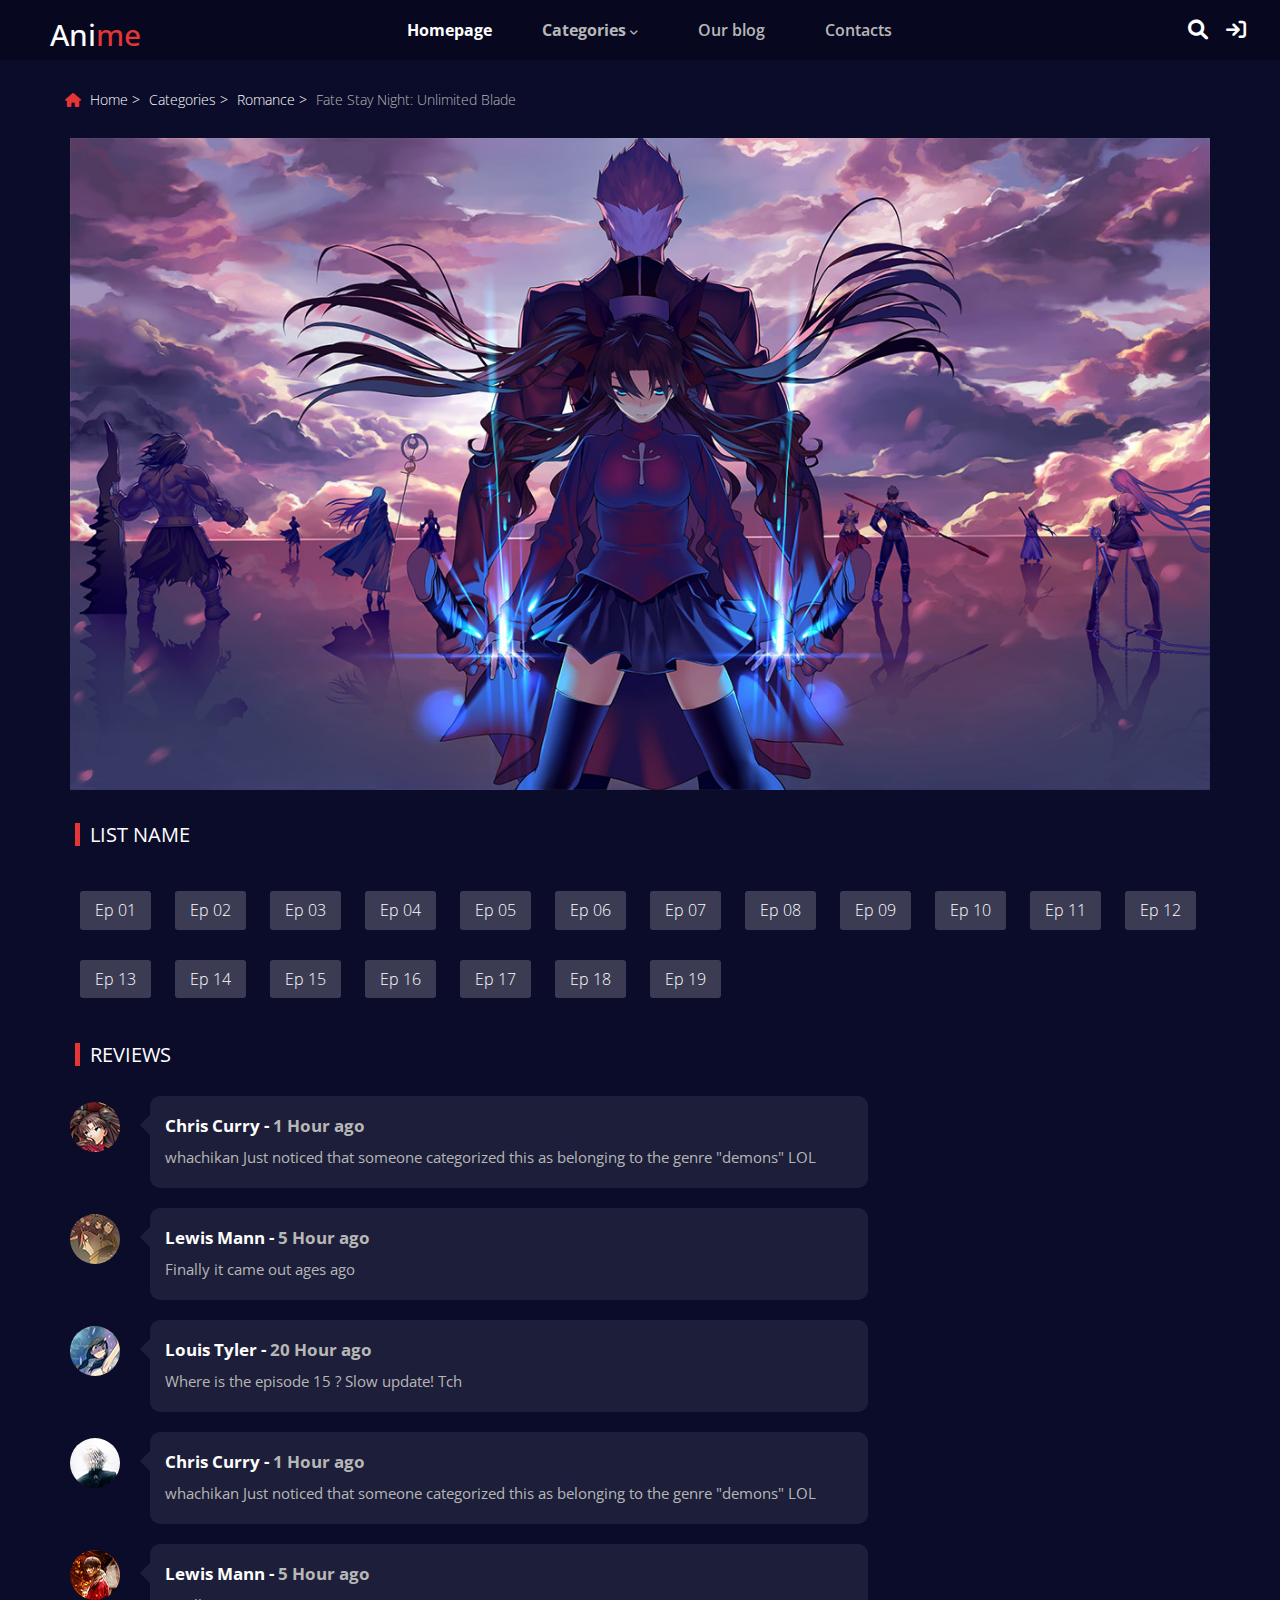
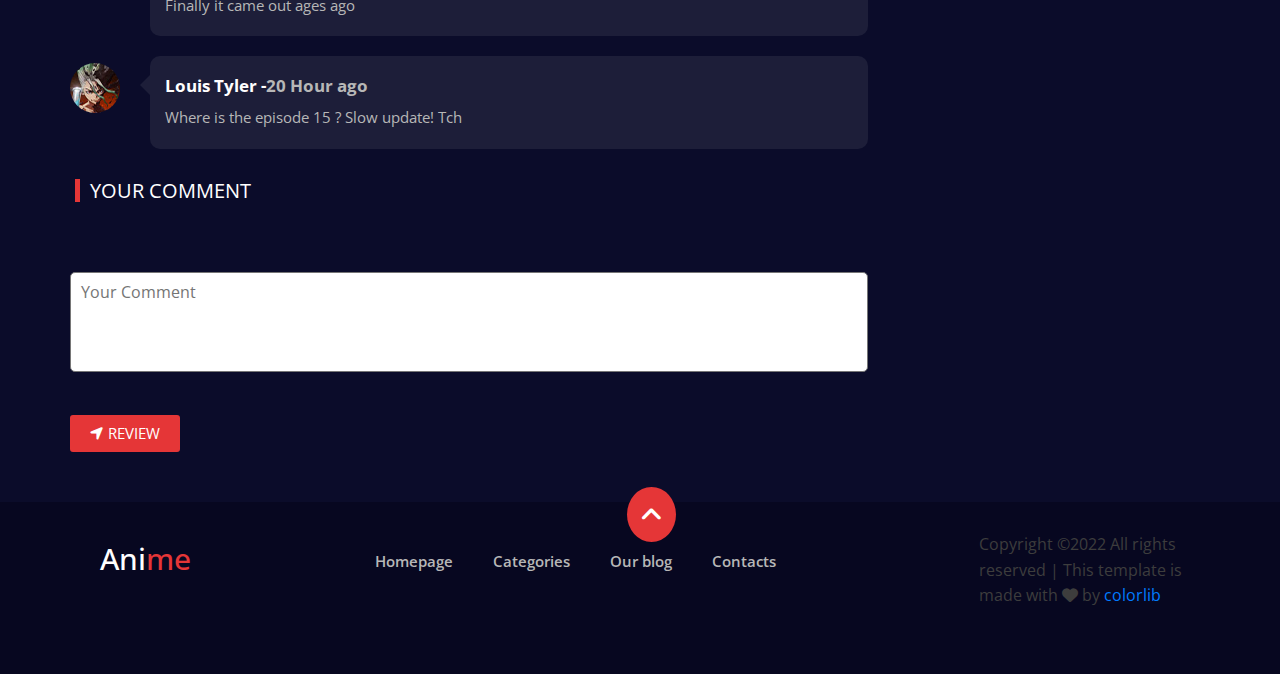
<file: Anime-Watching.html>
<!DOCTYPE html>
<html lang="en">
<head>
    <meta charset="UTF-8">
    <meta http-equiv="X-UA-Compatible" content="IE=edge">
    <meta name="viewport" content="width=device-width, initial-scale=1.0">
    <title>Anime | Template</title>
   <!-- css file  -->
   <link rel="stylesheet" href="css/style2.css" />
   <!-- normaliz css  -->
   <link rel="stylesheet" href="css/normaliz.css" />
   <!-- all css  -->
   <link rel="stylesheet" href="css/all.min.css" />
   <!-- google fonts  -->
   <link rel="preconnect" href="https://fonts.googleapis.com" />
   <link rel="preconnect" href="https://fonts.gstatic.com" crossorigin />
   <link
     href="https://fonts.googleapis.com/css2?family=Montserrat:ital,wght@0,100;0,200;0,300;0,400;0,500;0,600;0,700;0,800;0,900;1,100;1,200;1,300;1,400;1,500;1,600;1,700;1,800;1,900&family=Mulish:ital,wght@0,200;0,300;0,400;0,500;0,600;0,700;0,800;0,900;1,200;1,300;1,400;1,500;1,600;1,700;1,800;1,900&family=Open+Sans:ital,wght@0,300;0,400;0,500;0,600;0,700;0,800;1,300;1,400;1,500;1,600;1,700;1,800&display=swap"
     rel="stylesheet"
   />
   <!-- cdnjs  -->
   <link
     rel="stylesheet"
     href="https://cdnjs.cloudflare.com/ajax/libs/font-awesome/6.1.2/css/all.min.css"
     integrity="sha512-1sCRPdkRXhBV2PBLUdRb4tMg1w2YPf37qatUFeS7zlBy7jJI8Lf4VHwWfZZfpXtYSLy85pkm9GaYVYMfw5BC1A=="
     crossorigin="anonymous"
     referrerpolicy="no-referrer"
   />
</head>
<body>
    <header id="up">
        <nav>
          <a href="index.html" class="logo">Ani<span>me</span></a>
          <input type="checkbox" name="check" id="check" />
          <ul class="main">
            <li class="active">
              <a href="index.html" class="active">Homepage</a>
            </li>
            <li class="sup-li">
              <label class="sup" for="check-two"
                >Categories <i class="fa-solid fa-angle-down"></i>
              </label>
              <input type="checkbox" name id="check-two" />
              <ul class="sup-ul">
                <li><a href="Categories.html">Categories</a></li>
                <li><a href="Anime-Details.html">Anime Details</a></li>
                <li><a href="Anime-Watching.html">Anime Watching</a></li>
                <li><a href="blog.html">Blog details</a></li>
                <li><a href="sign-up.html">Sign up</a></li>
                <li><a href="login.html">Login</a></li>
              </ul>
            </li>
            <li><a href="Our-blog.html">Our blog</a></li>
            <li><a href="Contacts.html">Contacts</a></li>
          </ul>
          <div class="icon">
            <div class="up">
              <a href="log-in.html"
                ><i class="fa-solid fa-magnifying-glass"></i
              ></a>
              <i class="fa-solid fa-arrow-right-to-bracket"></i>
            </div>
            <label for="check">
              <div class="up-span">
                <span></span>
                <span></span>
                <span></span>
              </div>
              MENU
            </label>
          </div>
        </nav>
      </header>
      <!-- ____________________ End header ____________________ -->
      <!-- ____________________ Start watching ____________________ -->
      <div class="links-back">
        <div class="content">
          <a href="index.html"> <i class="fa fa-home"></i> Home ></a>
          <a href="Categories.html">Categories ></a>
          <a href="#">Romance ></a>
          <a href="">Fate Stay Night: Unlimited Blade </a>
        </div>
      </div>
      <div class="watching">
        <div class="contenar">
<div class="poster">
    <img src="videos/anime-watch.jpg" alt="">
</div>
<div class="title">
    <h2>LIST NAME
    </h2>
    </div>
<div class="list">
        <div class="up-e">
            <span>Ep 01</span>
            <span>Ep 02</span>
            <span>Ep 03</span>
            <span>Ep 04</span>
            <span>Ep 05</span>
            <span>Ep 06</span>
            <span>Ep 07</span>
            <span>Ep 08</span>
            <span>Ep 09</span>
            <span>Ep 10</span>
            <span>Ep 11</span>
            <span>Ep 12</span>
            <span>Ep 13</span>
            <span>Ep 14</span>
            <span>Ep 15</span>
            <span>Ep 16</span>
            <span>Ep 17</span>
            <span>Ep 18</span>
            <span>Ep 19</span>
        </div>
    </div>
 
<div class="box-one">
    <div class="title">
      <h2>REVIEWS</h2>
    </div>
    <div class="sup-box">
      <img src="img/anime/review-1.jpg" alt="" />
      <div class="review">
        <h2>Chris Curry - <span> 1 Hour ago</span></h2>
        <p>
          whachikan Just noticed that someone categorized this as
          belonging to the genre "demons" LOL
        </p>
      </div>
    </div>
    <div class="sup-box">
      <img src="img/anime/review-2.jpg" alt="" />
      <div class="review">
        <h2>Lewis Mann - <span> 5 Hour ago</span></h2>
        <p>Finally it came out ages ago</p>
      </div>
    </div>
    <div class="sup-box">
      <img src="img/anime/review-3.jpg" alt="" />
      <div class="review">
        <h2>Louis Tyler -<span> 20 Hour ago</span></h2>
        <p>Where is the episode 15 ? Slow update! Tch</p>
      </div>
    </div>
    <div class="sup-box">
      <img src="img/anime/review-4.jpg" alt="" />
      <div class="review">
        <h2>Chris Curry - <span> 1 Hour ago</span></h2>
        <p>
          whachikan Just noticed that someone categorized this as
          belonging to the genre "demons" LOL
        </p>
      </div>
    </div>

    <div class="sup-box">
      <img src="img/anime/review-5.jpg" alt="" />
      <div class="review">
        <h2>Lewis Mann -<span> 5 Hour ago</span></h2>
        <p>Finally it came out ages ago</p>
      </div>
    </div>
    <div class="sup-box">
      <img src="img/anime/review-6.jpg" alt="" />
      <div class="review">
        <h2>Louis Tyler -<span>20 Hour ago</span></h2>
        <p>Where is the episode 15 ? Slow update! Tch</p>
      </div>
    </div>
    <div class="commints">
      <div class="title">
        <h2>YOUR COMMENT</h2>
      </div>
      <div class="form">
        <textarea
          name=""
          id=""
          cols="30"
          rows="10"
          placeholder="Your Comment"
        ></textarea>
        <button><i class="fa fa-location-arrow"></i>REVIEW</button>
      </div>
    </div>
  </div>
        </div>
      </div>
      <!-- ____________________ End watching ____________________ -->
  <!-- ____________________ Start footer ____________________ -->
    <footer>
      <div class="arrow">
        <a href="#up"><i class="fa-solid fa-angle-up"></i> </a>
      </div>
      <div class="contenar">
        <nav>
          <a href="index.html" class="logo">Ani<span>me</span></a>
          <ul class="sup-ul">
            <li><a href="index.html" class="active">Homepage</a></li>
            <li><a href="Categories.html">Categories</a></li>
            <li><a href="Our-blog.html">Our blog</a></li>
            <li><a href="Contacts.html">Contacts</a></li>
          </ul>
          <div class="copyright">
            <p>
              Copyright ©2022 All rights reserved | This template is made with
              <i class="fa fa-heart"></i> by
              <a href="# "> colorlib </a>
            </p>
          </div>
        </nav>
      </div>
    </footer>
    <!-- ____________________ End footer ____________________ -->
</body>
</html>
</file>
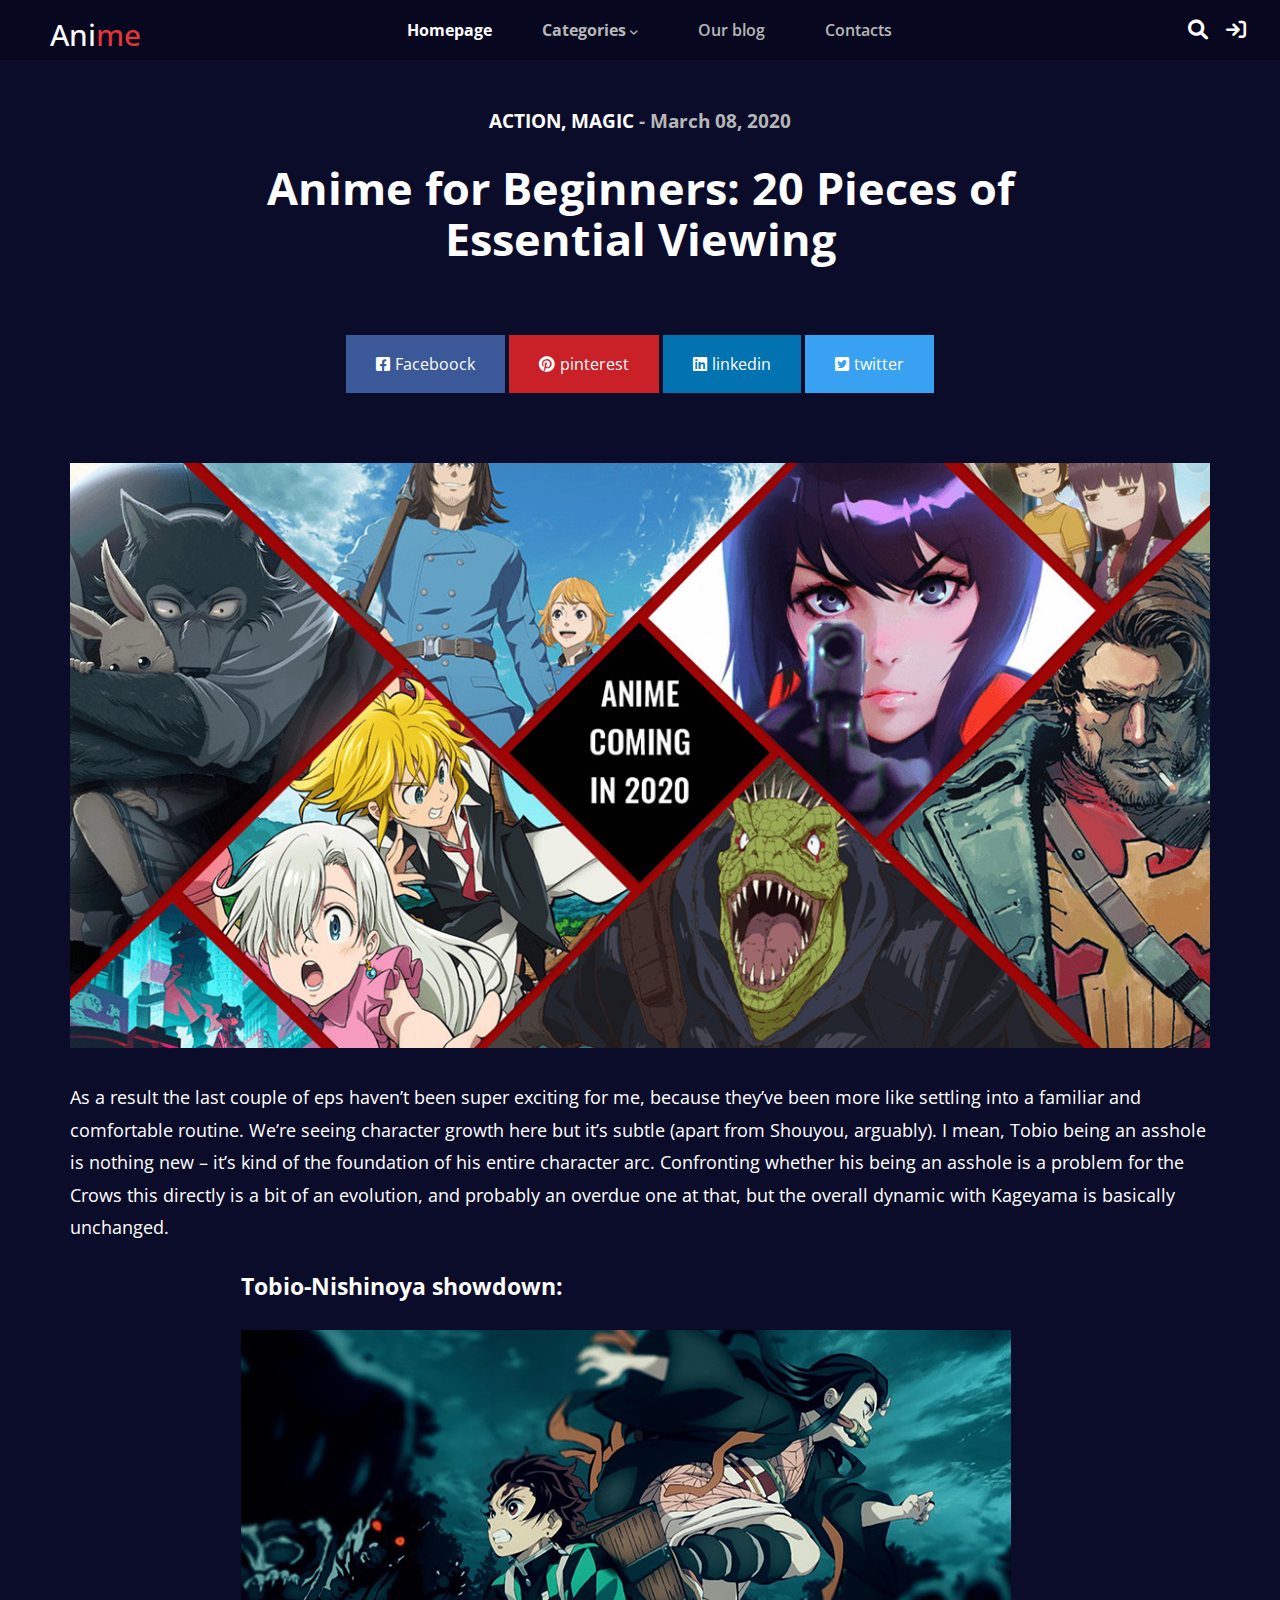
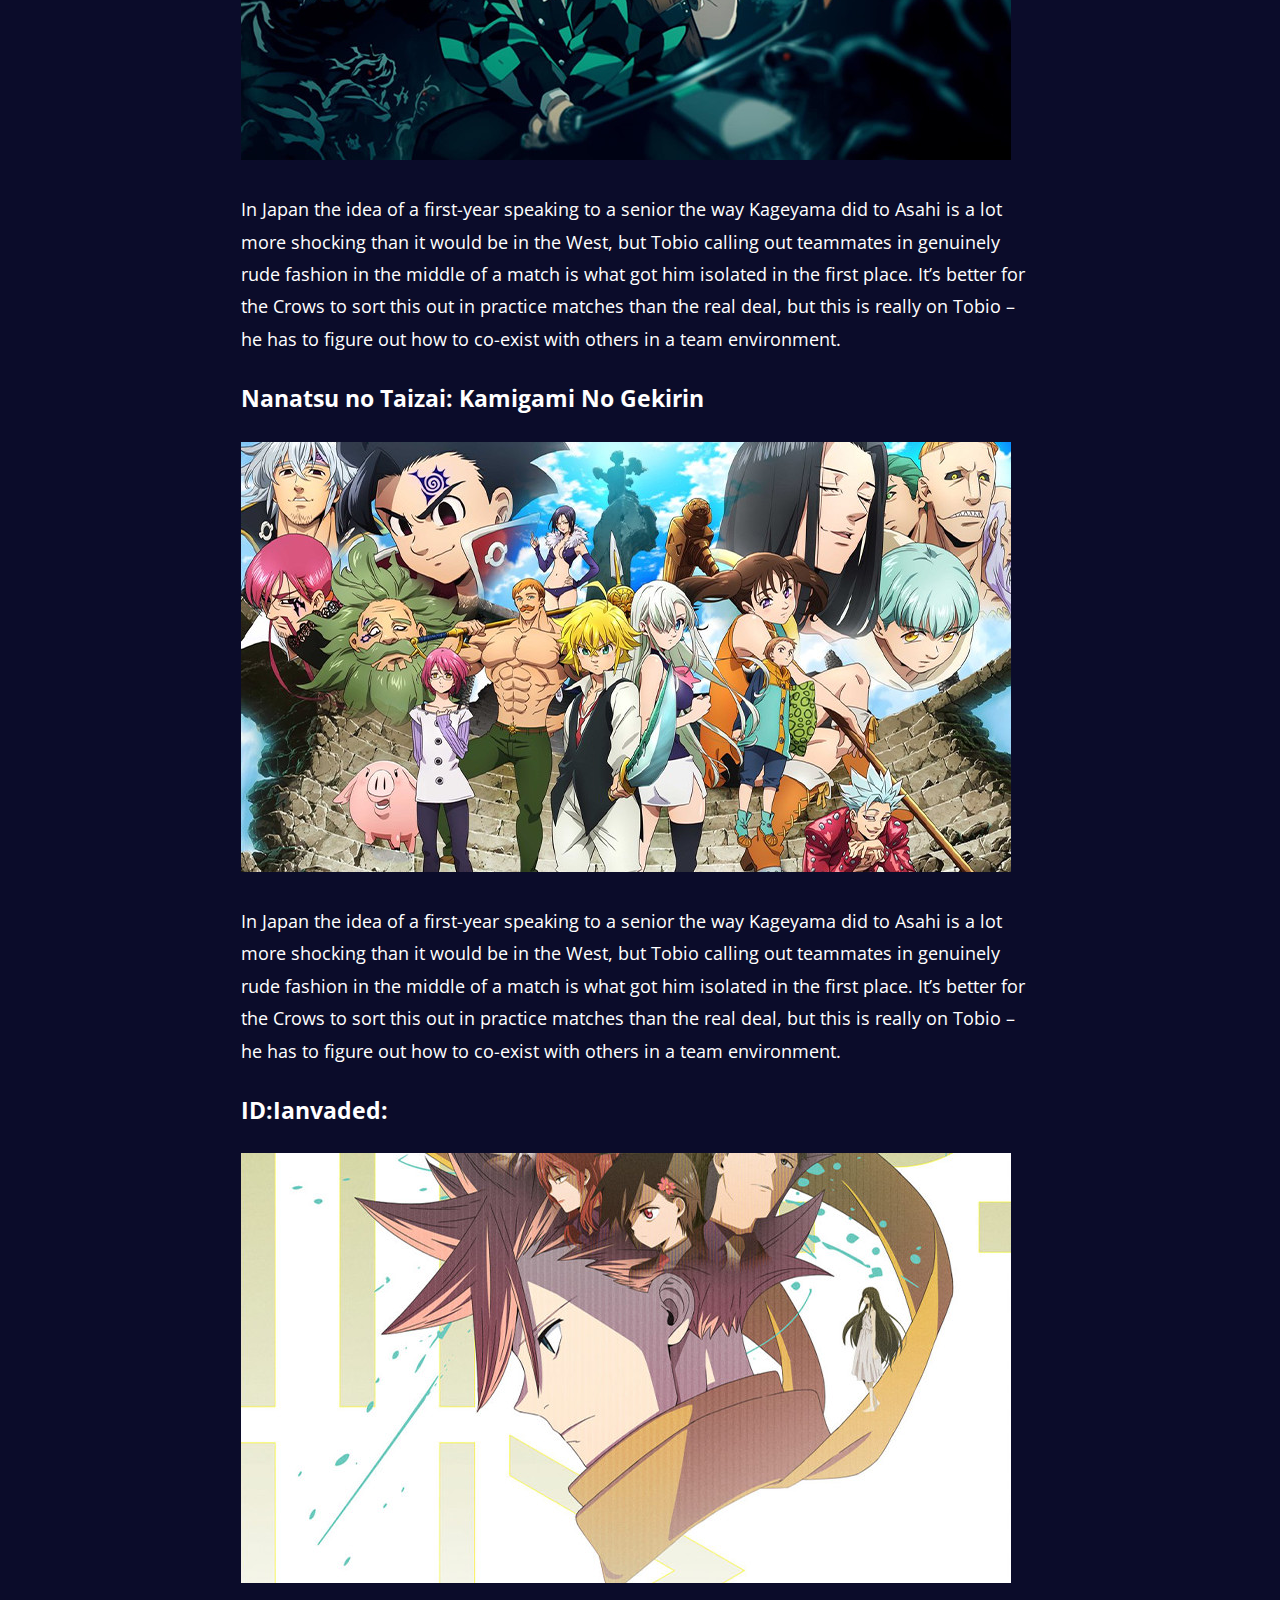
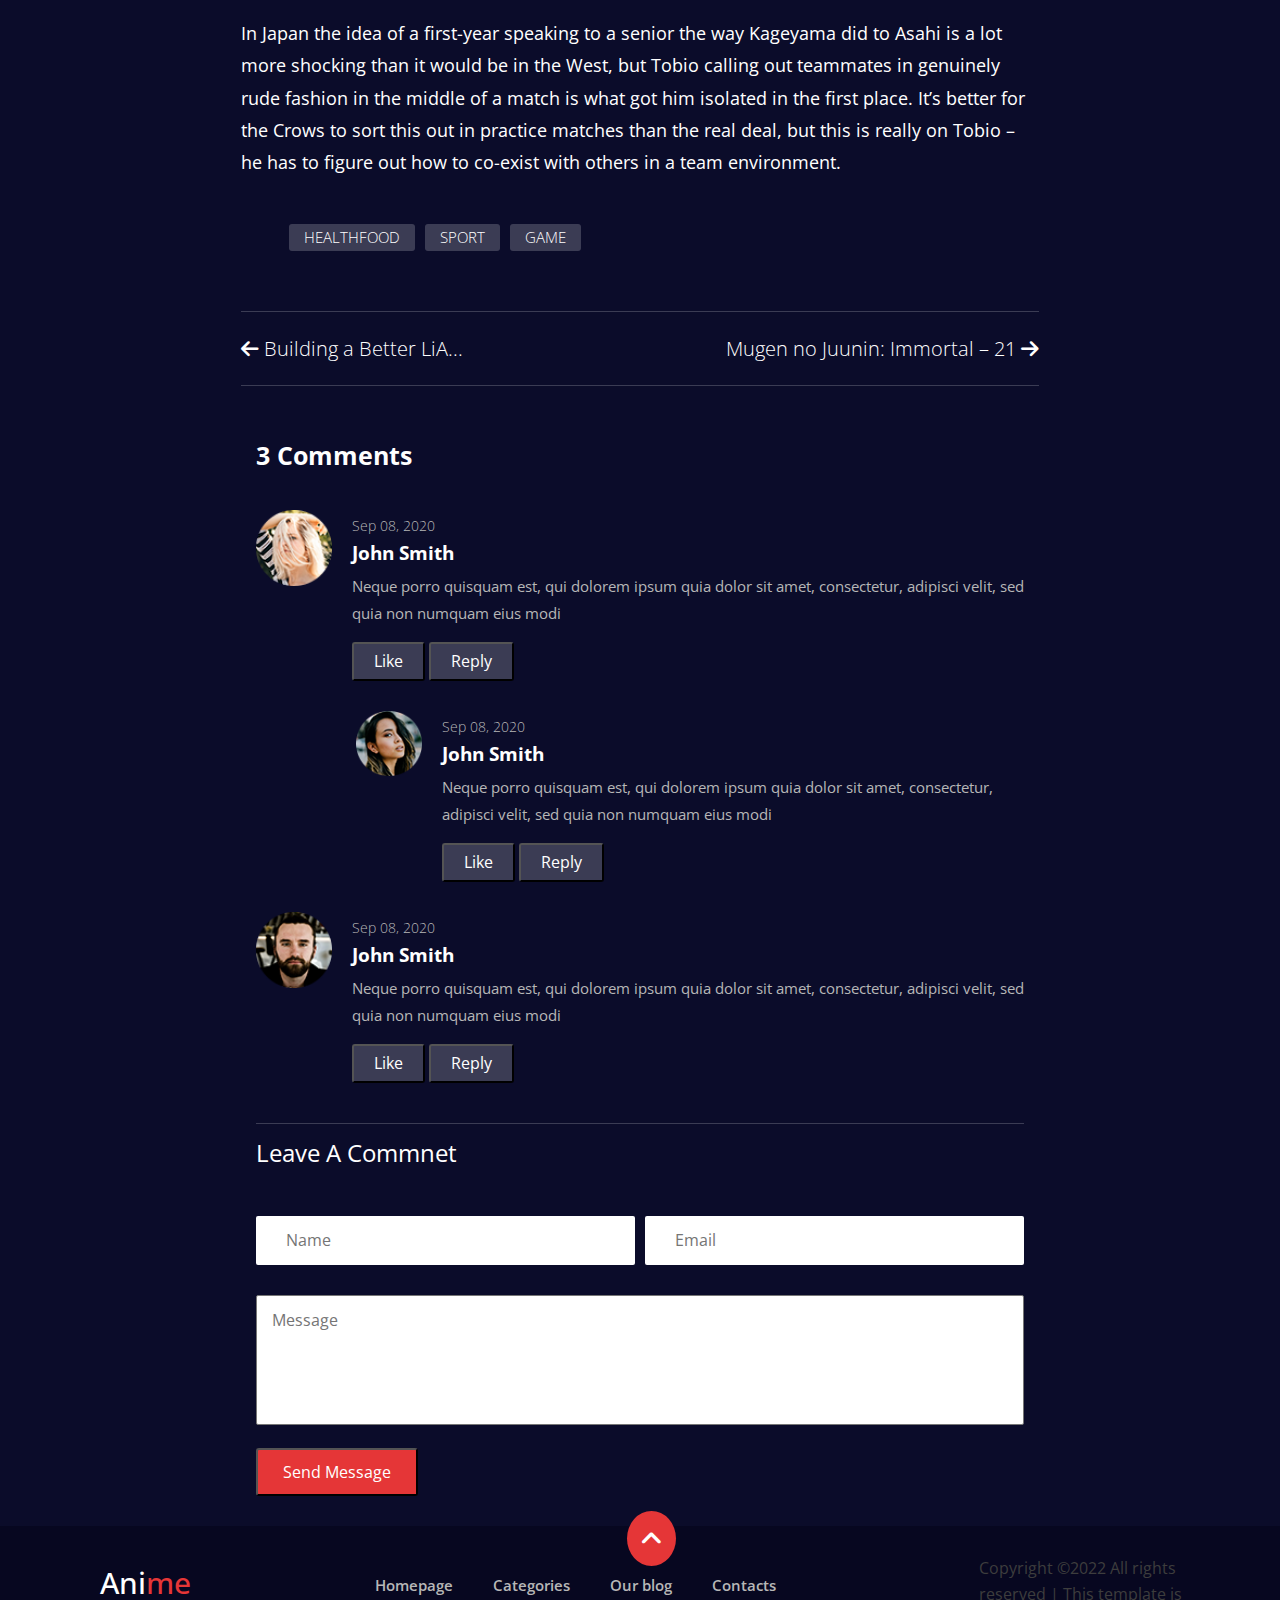
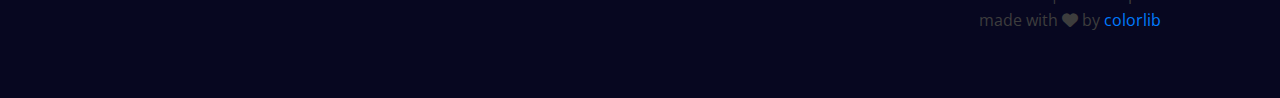
<file: blog.html>
<!DOCTYPE html>
<html lang="en">
<head>
    <meta charset="UTF-8">
    <meta http-equiv="X-UA-Compatible" content="IE=edge">
    <meta name="viewport" content="width=device-width, initial-scale=1.0">
    <title>Anime | Template</title>
  <!-- css file  -->
  <link rel="stylesheet" href="css/style2.css" />
  <!-- normaliz css  -->
  <link rel="stylesheet" href="css/normaliz.css" />
  <!-- all css  -->
  <link rel="stylesheet" href="css/all.min.css" />
  <!-- google fonts  -->
  <link rel="preconnect" href="https://fonts.googleapis.com" />
  <link rel="preconnect" href="https://fonts.gstatic.com" crossorigin />
  <link
    href="https://fonts.googleapis.com/css2?family=Montserrat:ital,wght@0,100;0,200;0,300;0,400;0,500;0,600;0,700;0,800;0,900;1,100;1,200;1,300;1,400;1,500;1,600;1,700;1,800;1,900&family=Mulish:ital,wght@0,200;0,300;0,400;0,500;0,600;0,700;0,800;0,900;1,200;1,300;1,400;1,500;1,600;1,700;1,800;1,900&family=Open+Sans:ital,wght@0,300;0,400;0,500;0,600;0,700;0,800;1,300;1,400;1,500;1,600;1,700;1,800&display=swap"
    rel="stylesheet"
  />
  <!-- cdnjs  -->
  <link
    rel="stylesheet"
    href="https://cdnjs.cloudflare.com/ajax/libs/font-awesome/6.1.2/css/all.min.css"
    integrity="sha512-1sCRPdkRXhBV2PBLUdRb4tMg1w2YPf37qatUFeS7zlBy7jJI8Lf4VHwWfZZfpXtYSLy85pkm9GaYVYMfw5BC1A=="
    crossorigin="anonymous"
    referrerpolicy="no-referrer"
  />
</head>
<body>
    <header id="up">
        <nav>
          <a href="index.html" class="logo">Ani<span>me</span></a>
          <input type="checkbox" name="check" id="check" />
          <ul class="main">
            <li class="active">
              <a href="index.html" class="active">Homepage</a>
            </li>
            <li class="sup-li">
              <label class="sup" for="check-two"
                >Categories <i class="fa-solid fa-angle-down"></i>
              </label>
              <input type="checkbox" name id="check-two" />
              <ul class="sup-ul">
                <li><a href="Categories.html">Categories</a></li>
                <li><a href="Anime-Details.html">Anime Details</a></li>
                <li><a href="Anime-Watching.html">Anime Watching</a></li>
                <li><a href="blog.html">Blog details</a></li>
                <li><a href="sign-up.html">Sign up</a></li>
                <li><a href="login.html">Login</a></li>
              </ul>
            </li>
            <li><a href="Our-blog.html">Our blog</a></li>
            <li><a href="Contacts.html">Contacts</a></li>
          </ul>
          <div class="icon">
            <div class="up">
              <a href="log-in.html"
                ><i class="fa-solid fa-magnifying-glass"></i
              ></a>
              <i class="fa-solid fa-arrow-right-to-bracket"></i>
            </div>
            <label for="check">
              <div class="up-span">
                <span></span>
                <span></span>
                <span></span>
              </div>
              MENU
            </label>
          </div>
        </nav>
      </header>
      <!-- ____________________ End header ____________________ -->
      <!-- ____________________ Start blog ____________________ -->
      <div class="blog">
        <div class="title">
            <h3>ACTION, MAGIC <span>- March 08, 2020</span></h3>
            <h1>Anime for Beginners: 20 Pieces of Essential Viewing
            </h1>
            <div class="social">
                <a href=""> <i class="fa-brands fa-square-facebook"> </i>Faceboock</a>
                <a href=""> <i class="fa-brands fa-pinterest"> </i>pinterest</a>
              <a href="">   <i class="fa-brands fa-linkedin"> </i>linkedin</a>
               <a href="">  <i class="fa-brands fa-square-twitter"></i>twitter</a>
            </div>
        </div>
        <div class="contenar">
  <div class="box-one">
    <img src="img/blog/details/blog-details-pic.jpg" alt="">
  
<p>As a result the last couple of eps haven’t been super exciting for me, because they’ve been more like settling into a familiar and comfortable routine.  We’re seeing character growth here but it’s subtle (apart from Shouyou, arguably).  I mean, Tobio being an asshole is nothing new – it’s kind of the foundation of his entire character arc.  Confronting whether his being an asshole is a problem for the Crows this directly is a bit of an evolution, and probably an overdue one at that, but the overall dynamic with Kageyama is basically unchanged.

</p>
</div>
 <div class="up-x-box">
  <div class="up-box">
    <div class="box-two box">
      <h2>Tobio-Nishinoya showdown:
      </h2>
      <img src="img/blog/details/bd-item-1.jpg" alt="">
     
      <p>In Japan the idea of a first-year speaking to a senior the way Kageyama did to Asahi is a lot more shocking than it would be in the West, but Tobio calling out teammates in genuinely rude fashion in the middle of a match is what got him isolated in the first place.  It’s better for the Crows to sort this out in practice matches than the real deal, but this is really on Tobio – he has to figure out how to co-exist with others in a team environment.
  
      </p>
  </div>
   </div>
   <div class="up-box">
    <div class="box-three box">
      <h2>Nanatsu no Taizai: Kamigami No Gekirin
      </h2>
       
      <img src="img/blog/details/bd-item-2.jpg" alt="">
      <p>In Japan the idea of a first-year speaking to a senior the way Kageyama did to Asahi is a lot more shocking than it would be in the West, but Tobio calling out teammates in genuinely rude fashion in the middle of a match is what got him isolated in the first place.  It’s better for the Crows to sort this out in practice matches than the real deal, but this is really on Tobio – he has to figure out how to co-exist with others in a team environment.
      
      </p>
      </div>
   </div>
   <div class="up-box">
    <div class="box-four box">
      <h2>ID:Ianvaded:
      </h2>
      <img src="img/blog/details/bd-item-3.jpg" alt="">
      <p>In Japan the idea of a first-year speaking to a senior the way Kageyama did to Asahi is a lot more shocking than it would be in the West, but Tobio calling out teammates in genuinely rude fashion in the middle of a match is what got him isolated in the first place.  It’s better for the Crows to sort this out in practice matches than the real deal, but this is really on Tobio – he has to figure out how to co-exist with others in a team environment.
      
      </p>
      </div>
      
   </div>
 </div>
 <div class="section">
<div class="content">
  <a href="">HEALTHFOOD</a>
  <a href="">SPORT</a>
  <a href="">GAME</a>
</div>
</div>
<div class="Comints">
  <div class="title">
    <div class="tit">
      <h2><i class="fa-solid fa-arrow-left"></i>  Building a Better LiA...</h2>
     </div>
     <div class="tit">
          <h2>  Mugen no Juunin: Immortal – 21 <i class="fa-solid fa-arrow-right"></i></h2>

     </div>
  </div>
  <div class="contenar">
    <div class="box">
      <h3>3 Comments</h3>
      <div class="contenar-box">
       <div class="up-img">
        <img src="img/blog/details/comment-1.png" alt="">
       </div>
<div class="info">
<h4>Sep 08, 2020</h4>
<h3>John Smith</h3>
<p>Neque porro quisquam est, qui dolorem ipsum quia dolor sit amet, consectetur, adipisci velit, sed quia non numquam eius modi
</p>
<div class="up-buttons">
<button>Like</button>
<button>Reply</button>
</div>
</div>
</div>
</div>
<div class="box">
<div class="contenar-box">

<div class="up-img">
  <img src="img/blog/details/comment-2.png" alt="">

</div>
  <div class="info">
<h4>Sep 08, 2020</h4>
<h3>John Smith</h3>
<p>Neque porro quisquam est, qui dolorem ipsum quia dolor sit amet, consectetur, adipisci velit, sed quia non numquam eius modi
</p>
<div class="up-buttons">
<button>Like</button>
<button>Reply</button>
</div>
</div>
</div>
</div>
<div class="box">
<div class="contenar-box">
  <div class="up-img">
    <img src="img/blog/details/comment-3.png" alt="">
  
  </div>
<div class="info">
<h4>Sep 08, 2020</h4>
<h3>John Smith</h3>
<p>Neque porro quisquam est, qui dolorem ipsum quia dolor sit amet, consectetur, adipisci velit, sed quia non numquam eius modi
</p>
<div class="up-buttons">
<button>Like</button>
<button>Reply</button>
</div>
</div>
</div>
</div>
<div class="form">
  <div class="title"> <h2>Leave A Commnet</h2></div>
  <div class="content-text">
    <input type="text" placeholder="Name">
<input type="email"  placeholder="Email">
  </div>
  <textarea  cols="30" rows="10" placeholder="Message"></textarea>
  <button>Send Message</button>
</div>
  </div>
</div>

        </div>
      </div>
      <!-- ____________________ End blog ____________________ -->
      <!-- ____________________ Start footer ____________________ -->
    <footer>
      <div class="arrow">  <a href="#up"><i class="fa-solid fa-angle-up"></i> </a></div>
      <div class="contenar">
<nav>
  <a href="index.html" class="logo">Ani<span>me</span></a>
  <ul class="sup-ul">
    <li><a href="index.html" class="active">Homepage</a></li>
    <li><a href="Categories.html">Categories</a></li>
    <li><a href="Our-blog.html">Our blog</a></li>
    <li><a href="Contacts.html">Contacts</a></li>
  </ul>
  <div class="copyright">
    <p>
      Copyright ©2022 All rights reserved |
     
      This template is made with <i class="fa fa-heart"></i> by 
      <a href="#"> colorlib </a>
    </p>
  
  </div>
</nav>
      </div>
    </footer>
    <!-- ____________________ End footer ____________________ -->

</body>
</html>
</file>
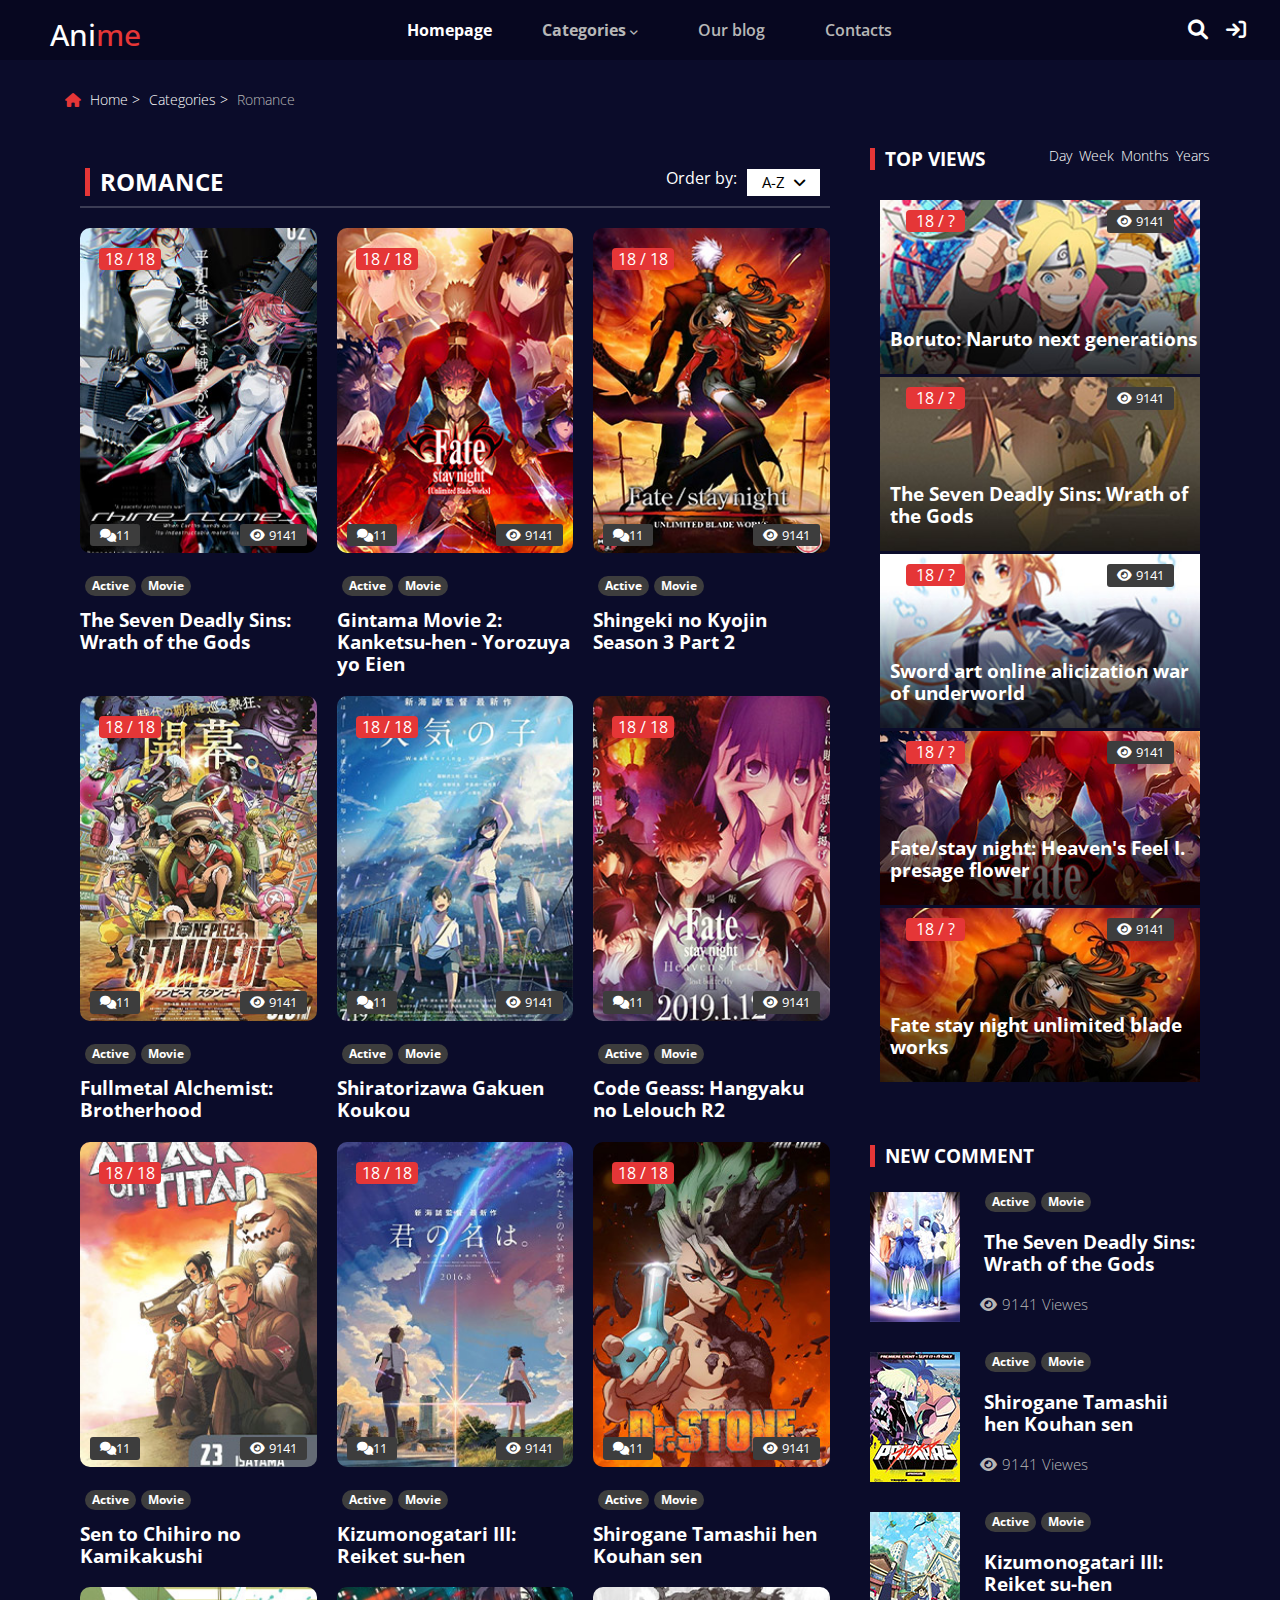
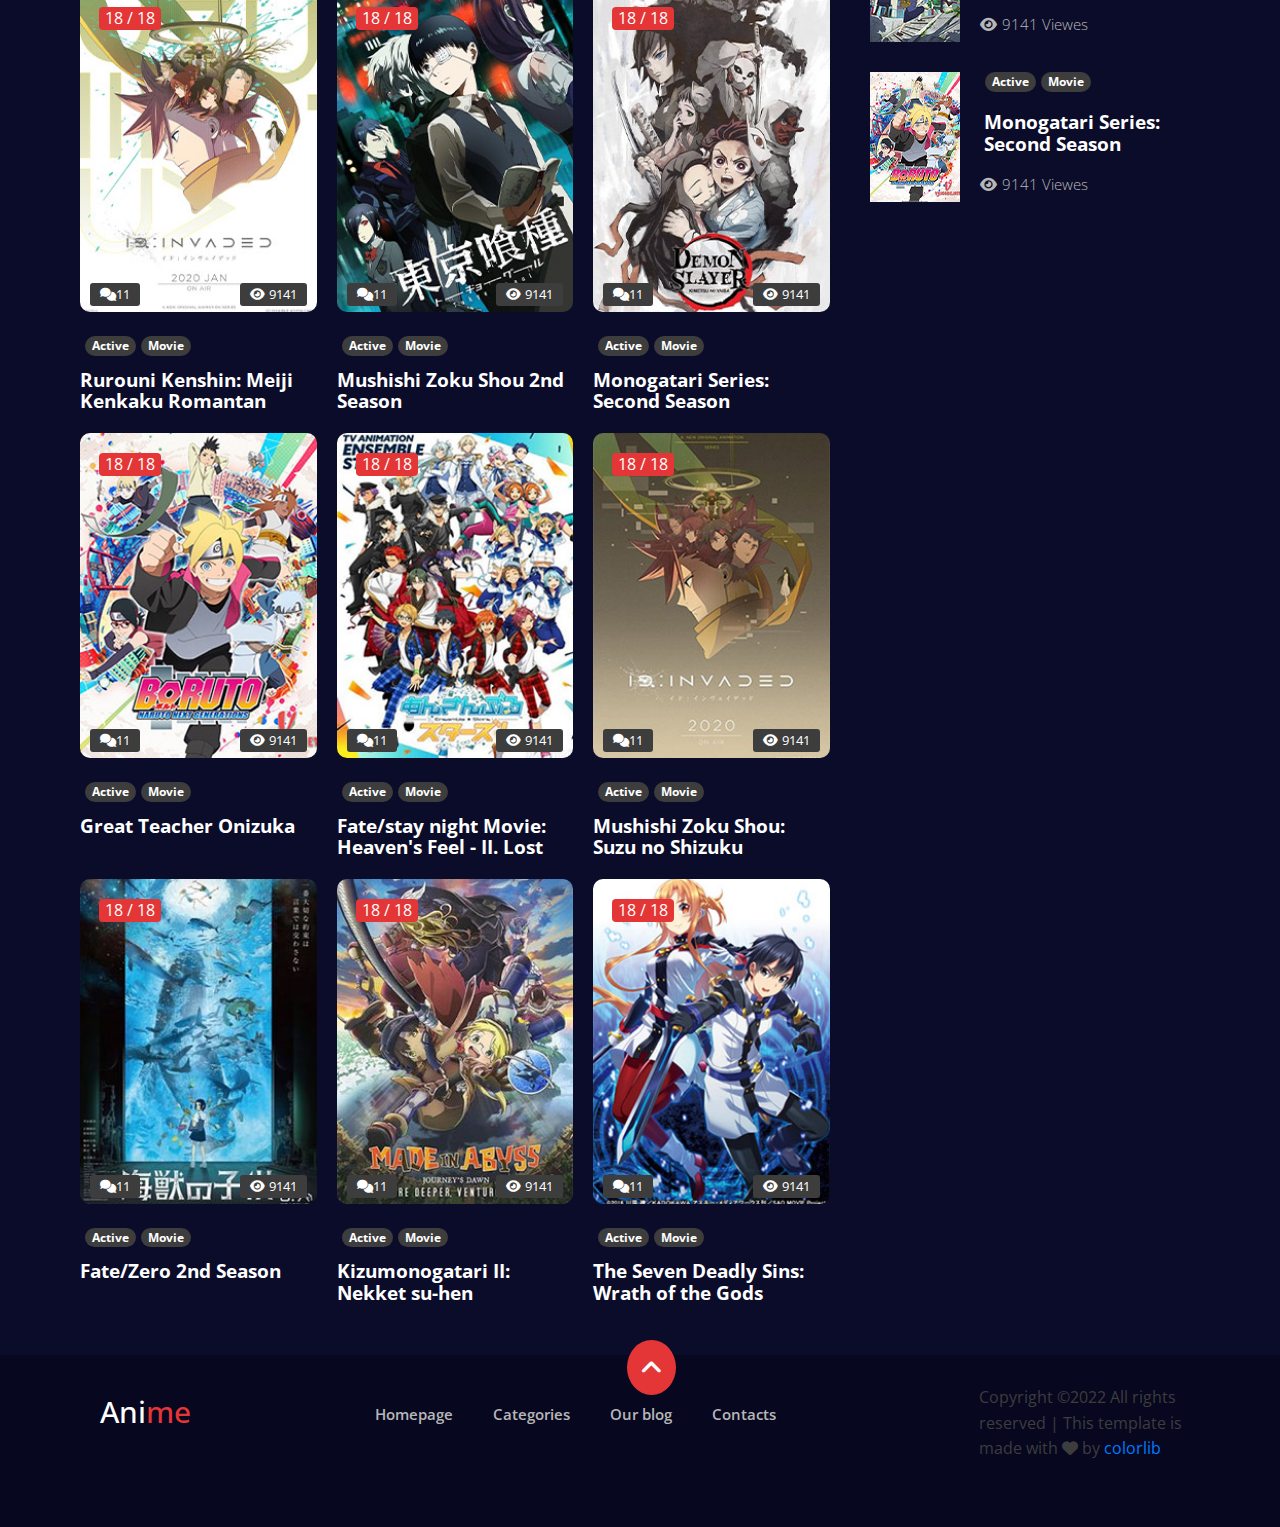
<file: Categories.html>
<!DOCTYPE html>
<html lang="en">
<head>
    <meta charset="UTF-8">
    <meta http-equiv="X-UA-Compatible" content="IE=edge">
    <meta name="viewport" content="width=device-width, initial-scale=1.0">
    <title>Anime | Template</title>
 <!-- css file  -->
 <link rel="stylesheet" href="css/style2.css" />
 <!-- normaliz css  -->
 <link rel="stylesheet" href="css/normaliz.css" />
 <!-- all css  -->
 <link rel="stylesheet" href="css/all.min.css" />
 <!-- google fonts  -->
 <link rel="preconnect" href="https://fonts.googleapis.com" />
 <link rel="preconnect" href="https://fonts.gstatic.com" crossorigin />
 <link
   href="https://fonts.googleapis.com/css2?family=Montserrat:ital,wght@0,100;0,200;0,300;0,400;0,500;0,600;0,700;0,800;0,900;1,100;1,200;1,300;1,400;1,500;1,600;1,700;1,800;1,900&family=Mulish:ital,wght@0,200;0,300;0,400;0,500;0,600;0,700;0,800;0,900;1,200;1,300;1,400;1,500;1,600;1,700;1,800;1,900&family=Open+Sans:ital,wght@0,300;0,400;0,500;0,600;0,700;0,800;1,300;1,400;1,500;1,600;1,700;1,800&display=swap"
   rel="stylesheet"
 />
 <!-- cdnjs  -->
 <link
   rel="stylesheet"
   href="https://cdnjs.cloudflare.com/ajax/libs/font-awesome/6.1.2/css/all.min.css"
   integrity="sha512-1sCRPdkRXhBV2PBLUdRb4tMg1w2YPf37qatUFeS7zlBy7jJI8Lf4VHwWfZZfpXtYSLy85pkm9GaYVYMfw5BC1A=="
   crossorigin="anonymous"
   referrerpolicy="no-referrer"
 />
</head>
<body>
      <!-- ____________________ Start header ____________________ -->
      <header id="up">
        <nav>
          <a href="index.html" class="logo">Ani<span>me</span></a>
          <input type="checkbox" name="check" id="check" />
          <ul class="main">
            <li class="active">
              <a href="index.html" class="active">Homepage</a>
            </li>
            <li class="sup-li">
              <label class="sup" for="check-two"
                >Categories <i class="fa-solid fa-angle-down"></i>
              </label>
              <input type="checkbox" name id="check-two" />
              <ul class="sup-ul">
                <li><a href="Categories.html">Categories</a></li>
                <li><a href="Anime-Details.html">Anime Details</a></li>
                <li><a href="Anime-Watching.html">Anime Watching</a></li>
                <li><a href="blog.html">Blog details</a></li>
                <li><a href="sign-up.html">Sign up</a></li>
                <li><a href="login.html">Login</a></li>
              </ul>
            </li>
            <li><a href="Our-blog.html">Our blog</a></li>
            <li><a href="Contacts.html">Contacts</a></li>
          </ul>
          <div class="icon">
            <div class="up">
              <a href="log-in.html"
                ><i class="fa-solid fa-magnifying-glass"></i
              ></a>
              <i class="fa-solid fa-arrow-right-to-bracket"></i>
            </div>
            <label for="check">
              <div class="up-span">
                <span></span>
                <span></span>
                <span></span>
              </div>
              MENU
            </label>
          </div>
        </nav>
      </header>
      <!-- ____________________ End header ____________________ -->
      <!-- ____________________ Start categories ____________________ -->
      <div class="links-back">
        <div class="content">
            <a href="index.html"> <i class="fa fa-home"></i> Home ></a>
            <a href="Categories.html">Categories ></a>
            <a href="#">Romance</a>
        </div>
    </div>
    <div class="categories">
        <div class="contenar">
          <div class="contenar-box">
            <div class="box-one box">
              <div class="title">
                <h2>ROMANCE</h2>
            <div class="select">
                <label>Order by:</label>
                <ul class="A-Z">
                  <li class="special">  A-Z <i class="fa-solid fa-angle-down"></i></li>
                 <li class="up">
                 <ul class="sup-ul">
                    <li>A-Z</li>
                    <li>1-10</li>
                    <li>10-50</li>
                 </ul>
                 </li>
                </ul>
            </div>
              </div>
              <div class="contenar-main-box">
                <div class="sup-box">
                  <div class="up-img">
<img src="img/popular/popular-1.jpg" alt="">
                    <span>18 / 18</span>
                    <span><i class="fa fa-comments"></i>11</span>
                    <span><i class="fa fa-eye"></i>9141</span>
                  </div>
  
                  <div class="up-info">
                    <h5>Active</h5>
                    <h5>Movie</h5>
                  </div>
                  <a href="">The Seven Deadly Sins: Wrath of the Gods</a>
                </div>
                <div class="sup-box">
                  <div class="up-img">
                    <img src="img/popular/popular-2.jpg" alt="">
                    <span>18 / 18</span>
                    <span><i class="fa fa-comments"></i>11</span>
                    <span><i class="fa fa-eye"></i>9141</span>
                  </div>
  
                  <div class="up-info">
                    <h5>Active</h5>
                    <h5>Movie</h5>
                  </div>
                  <a href="">Gintama Movie 2: Kanketsu-hen - Yorozuya yo Eien </a>
                </div>
                <div class="sup-box">
                  <div class="up-img">
                    <img src="img/popular/popular-3.jpg" alt="">
                    <span>18 / 18</span>
                    <span><i class="fa fa-comments"></i>11</span>
                    <span><i class="fa fa-eye"></i>9141</span>
                  </div>
  
                  <div class="up-info">
                    <h5>Active</h5>
                    <h5>Movie</h5>
                  </div>
                  <a href="">Shingeki no Kyojin Season 3 Part 2 </a>
                </div>
                <div class="sup-box">
                  <div class="up-img">
                    <img src="img/popular/popular-4.jpg" alt="">
                    <span>18 / 18</span>
                    <span><i class="fa fa-comments"></i>11</span>
                    <span><i class="fa fa-eye"></i>9141</span>
                  </div>
  
                  <div class="up-info">
                    <h5>Active</h5>
                    <h5>Movie</h5>
                  </div>
                  <a href="">Fullmetal Alchemist: Brotherhood </a>
                </div>
                <div class="sup-box">
                  <div class="up-img">
                    <img src="img/popular/popular-5.jpg" alt="">
                    <span>18 / 18</span>
                    <span><i class="fa fa-comments"></i>11</span>
                    <span><i class="fa fa-eye"></i>9141</span>
                  </div>
  
                  <div class="up-info">
                    <h5>Active</h5>
                    <h5>Movie</h5>
                  </div>
                  <a href="">Shiratorizawa Gakuen Koukou </a>
                </div>
                <div class="sup-box">
                  <div class="up-img">
                    <img src="img/popular/popular-6.jpg" alt="">
                    <span>18 / 18</span>
                    <span><i class="fa fa-comments"></i>11</span>
                    <span><i class="fa fa-eye"></i>9141</span>
                  </div>
  
                  <div class="up-info">
                    <h5>Active</h5>
                    <h5>Movie</h5>
                  </div>
                  <a href="">Code Geass: Hangyaku no Lelouch R2 </a>
                </div>
              </div>
            </div>
            <div class="box-one box">
             
              <div class="contenar-main-box">
                <div class="sup-box">
                  <div class="up-img">
                 <img src="img/recent/recent-1.jpg" alt="">
                    <span>18 / 18</span>
                    <span><i class="fa fa-comments"></i>11</span>
                    <span><i class="fa fa-eye"></i>9141</span>
                  </div>
  
                  <div class="up-info">
                    <h5>Active</h5>
                    <h5>Movie</h5>
                  </div>
                  <a href="">Sen to Chihiro no Kamikakushi </a>
                </div>
                <div class="sup-box">
                  <div class="up-img">
                    <img src="img/recent/recent-2.jpg" alt="">

                    <span>18 / 18</span>
  
                    <span><i class="fa fa-comments"></i>11</span>
                    <span><i class="fa fa-eye"></i>9141</span>
                  </div>
  
                  <div class="up-info">
                    <h5>Active</h5>
                    <h5>Movie</h5>
                  </div>
                  <a href="">Kizumonogatari III: Reiket su-hen </a>
                </div>
                <div class="sup-box">
                  <div class="up-img">
                    <img src="img/recent/recent-3.jpg" alt="">

                    <span>18 / 18</span>
                    <span><i class="fa fa-comments"></i>11</span>
                    <span><i class="fa fa-eye"></i>9141</span>
                  </div>
  
                  <div class="up-info">
                    <h5>Active</h5>
                    <h5>Movie</h5>
                  </div>
                  <a href="">Shirogane Tamashii hen Kouhan sen </a>
                </div>
                <div class="sup-box">
                  <div class="up-img">
                    <img src="img/recent/recent-4.jpg" alt="">

                    <span>18 / 18</span>
                    <span><i class="fa fa-comments"></i>11</span>
                    <span><i class="fa fa-eye"></i>9141</span>
                  </div>
  
                  <div class="up-info">
                    <h5>Active</h5>
                    <h5>Movie</h5>
                  </div>
                  <a href="">Rurouni Kenshin: Meiji Kenkaku Romantan </a>
                </div>
                <div class="sup-box">
                  <div class="up-img">
                    <img src="img/recent/recent-5.jpg" alt="">

                    <span>18 / 18</span>
                    <span><i class="fa fa-comments"></i>11</span>
                    <span><i class="fa fa-eye"></i>9141</span>
                  </div>
  
                  <div class="up-info">
                    <h5>Active</h5>
                    <h5>Movie</h5>
                  </div>
                  <a href="">Mushishi Zoku Shou 2nd Season </a>
                </div>
                <div class="sup-box">
                  <div class="up-img">
                    <img src="img/recent/recent-6.jpg" alt="">

                    <span>18 / 18</span>
                    <span><i class="fa fa-comments"></i>11</span>
                    <span><i class="fa fa-eye"></i>9141</span>
                  </div>
  
                  <div class="up-info">
                    <h5>Active</h5>
                    <h5>Movie</h5>
                  </div>
                  <a href="">Monogatari Series: Second Season </a>
                </div>
              </div>
            </div>
            <div class="box-one box">
             
              <div class="contenar-main-box">
                <div class="sup-box">
                  <div class="up-img">
                   <img src="img/trending/trend-1.jpg" alt="">
                    <span>18 / 18</span>
                    <span><i class="fa fa-comments"></i>11</span>
                    <span><i class="fa fa-eye"></i>9141</span>
                  </div>
  
                  <div class="up-info">
                    <h5>Active</h5>
                    <h5>Movie</h5>
                  </div>
                  <a href="">Great Teacher Onizuka </a>
                </div>
                <div class="sup-box">
                  <div class="up-img">
                    <img src="img/trending/trend-2.jpg" alt="">
                    <span>18 / 18</span>
  
                    <span><i class="fa fa-comments"></i>11</span>
                    <span><i class="fa fa-eye"></i>9141</span>
                  </div>
  
                  <div class="up-info">
                    <h5>Active</h5>
                    <h5>Movie</h5>
                  </div>
                  <a href="">Fate/stay night Movie: Heaven's Feel - II. Lost </a>
                </div>
                <div class="sup-box">
                  <div class="up-img">
                    <img src="img/trending/trend-3.jpg" alt="">
                    <span>18 / 18</span>
                    <span><i class="fa fa-comments"></i>11</span>
                    <span><i class="fa fa-eye"></i>9141</span>
                  </div>
  
                  <div class="up-info">
                    <h5>Active</h5>
                    <h5>Movie</h5>
                  </div>
                  <a href="">Mushishi Zoku Shou: Suzu no Shizuku </a>
                </div>
                <div class="sup-box">
                  <div class="up-img">
                    <img src="img/trending/trend-4.jpg" alt="">
                    <span>18 / 18</span>
                    <span><i class="fa fa-comments"></i>11</span>
                    <span><i class="fa fa-eye"></i>9141</span>
                  </div>
  
                  <div class="up-info">
                    <h5>Active</h5>
                    <h5>Movie</h5>
                  </div>
                  <a href="">Fate/Zero 2nd Season </a>
                </div>
                <div class="sup-box">
                  <div class="up-img">
                    <img src="img/trending/trend-5.jpg" alt="">
                    <span>18 / 18</span>
                    <span><i class="fa fa-comments"></i>11</span>
                    <span><i class="fa fa-eye"></i>9141</span>
                  </div>
  
                  <div class="up-info">
                    <h5>Active</h5>
                    <h5>Movie</h5>
                  </div>
                  <a href="">Kizumonogatari II: Nekket su-hen </a>
                </div>
                <div class="sup-box">
                  <div class="up-img">
                    <img src="img/trending/trend-6.jpg" alt="">
                    <span>18 / 18</span>
                    <span><i class="fa fa-comments"></i>11</span>
                    <span><i class="fa fa-eye"></i>9141</span>
                  </div>
  
                  <div class="up-info">
                    <h5>Active</h5>
                    <h5>Movie</h5>
                  </div>
                  <a href="">The Seven Deadly Sins: Wrath of the Gods </a>
                </div>
              </div>
            </div>
            
          </div>
          <div class="side-section">
            <div class="contenar-side">
              <div class="text">
                <h3>TOP VIEWS</h3>
                <div class="links">
                  <a href="">Day</a>
                  <a href="">Week</a>
                  <a href="">Months</a>
                  <a href="">Years</a>
                </div>
              </div>
              <div class="contenar-box">
                <div class="sup-box">
                  <div class="up-span">
                  <img src="img/sidebar/tv-1.jpg" alt="" />
                    <span>18 / ?</span>
                    <span><i class="fa fa-eye"></i>9141</span>
                    <a href="">Boruto: Naruto next generations </a>
                  </div>
                </div>
                <div class="sup-box">
                  <div class="up-span">
                    <img src="img/sidebar/tv-2.jpg" alt="" />
                    <span>18 / ?</span>
                    <span><i class="fa fa-eye"></i>9141</span>
                    <a href="">The Seven Deadly Sins: Wrath of the Gods </a>
                  </div>
                </div>
                <div class="sup-box">
                  <div class="up-span">
                    <img src="img/sidebar/tv-3.jpg" alt="" />
                    <span>18 / ?</span>
                    <span><i class="fa fa-eye"></i>9141</span>
                    <a href="">Sword art online alicization war of underworld </a>
                  </div>
                </div>
                <div class="sup-box">
                  <div class="up-span">
                    <img src="img/sidebar/tv-4.jpg" alt="" />
                    <span>18 / ?</span>
                    <span><i class="fa fa-eye"></i>9141</span>
                    <a href="">Fate/stay night: Heaven's Feel I. presage flower </a>
                  </div>
                </div>
                <div class="sup-box">
                  <div class="up-span">
                    <img src="img/sidebar/tv-5.jpg" alt="" />
                    <span>18 / ?</span>
                    <span><i class="fa fa-eye"></i>9141</span>
                    <a href="">Fate stay night unlimited blade works </a>
                  </div>
                </div>
              </div>
              <div class="contenar-commints">
                <div class="title">
                  <h3>NEW COMMENT</h3>
                </div>
                <div class="up-flex">
                  <img src="img/sidebar/comment-1.jpg" alt="" />
                  <div class="info">
                    <div class="up-info">
                    <div class="up-sup-title">
                      <h5>Active</h5>
                      <h5>Movie</h5>
                    </div>
                      <a href="">The Seven Deadly Sins: Wrath of the Gods </a>
                      <span><i class="fa fa-eye"></i>9141 Viewes</span>
                    </div>
                  </div>
                </div>
                <div class="up-flex">
                  <img src="img/sidebar/comment-2.jpg" alt="" />
                  <div class="info">
                    <div class="up-info">
                      <div class="up-sup-title">
                        <h5>Active</h5>
                        <h5>Movie</h5>
                      </div>
                      <a href="">Shirogane Tamashii hen Kouhan sen </a>
                      <span><i class="fa fa-eye"></i>9141 Viewes</span>
                    </div>
                  </div>
                </div>
                <div class="up-flex">
                  <img src="img/sidebar/comment-3.jpg" alt="" />
                  <div class="info">
                    <div class="up-info">
                      <div class="up-sup-title">
                        <h5>Active</h5>
                        <h5>Movie</h5>
                      </div>
                      <a href="">Kizumonogatari III: Reiket su-hen </a>
                      <span><i class="fa fa-eye"></i>9141 Viewes</span>
                    </div>
                  </div>
                </div>
                <div class="up-flex">
                  <img src="img/sidebar/comment-4.jpg" alt="" />
                  <div class="info">
                    <div class="up-info">
                      <div class="up-sup-title">
                        <h5>Active</h5>
                        <h5>Movie</h5>
                      </div>
                      <a href="">Monogatari Series: Second Season </a>
                      <span><i class="fa fa-eye"></i>9141 Viewes</span>
                    </div>
                  </div>
                </div>
              </div>
            </div>
          </div>
        </div>
      </div>
      <!-- ____________________ End categories ____________________ -->
       <!-- ____________________ Start footer ____________________ -->
    <footer>
        <div class="arrow">  <a href="#up"><i class="fa-solid fa-angle-up"></i> </a></div>
        <div class="contenar">
  <nav>
    <a href="index.html" class="logo">Ani<span>me</span></a>
    <ul class="sup-ul">
      <li><a href="index.html" class="active">Homepage</a></li>
      <li><a href="Categories.html">Categories</a></li>
      <li><a href="Our-blog.html">Our blog</a></li>
      <li><a href="Contacts.html">Contacts</a></li>
    </ul>
    <div class="copyright">
      <p>
        Copyright ©2022 All rights reserved |
       
        This template is made with <i class="fa fa-heart"></i> by 
        <a href="#"> colorlib </a>
      </p>
    
    </div>
  </nav>
        </div>
      </footer>
      <!-- ____________________ End footer ____________________ -->
</body>
</html>
</file>
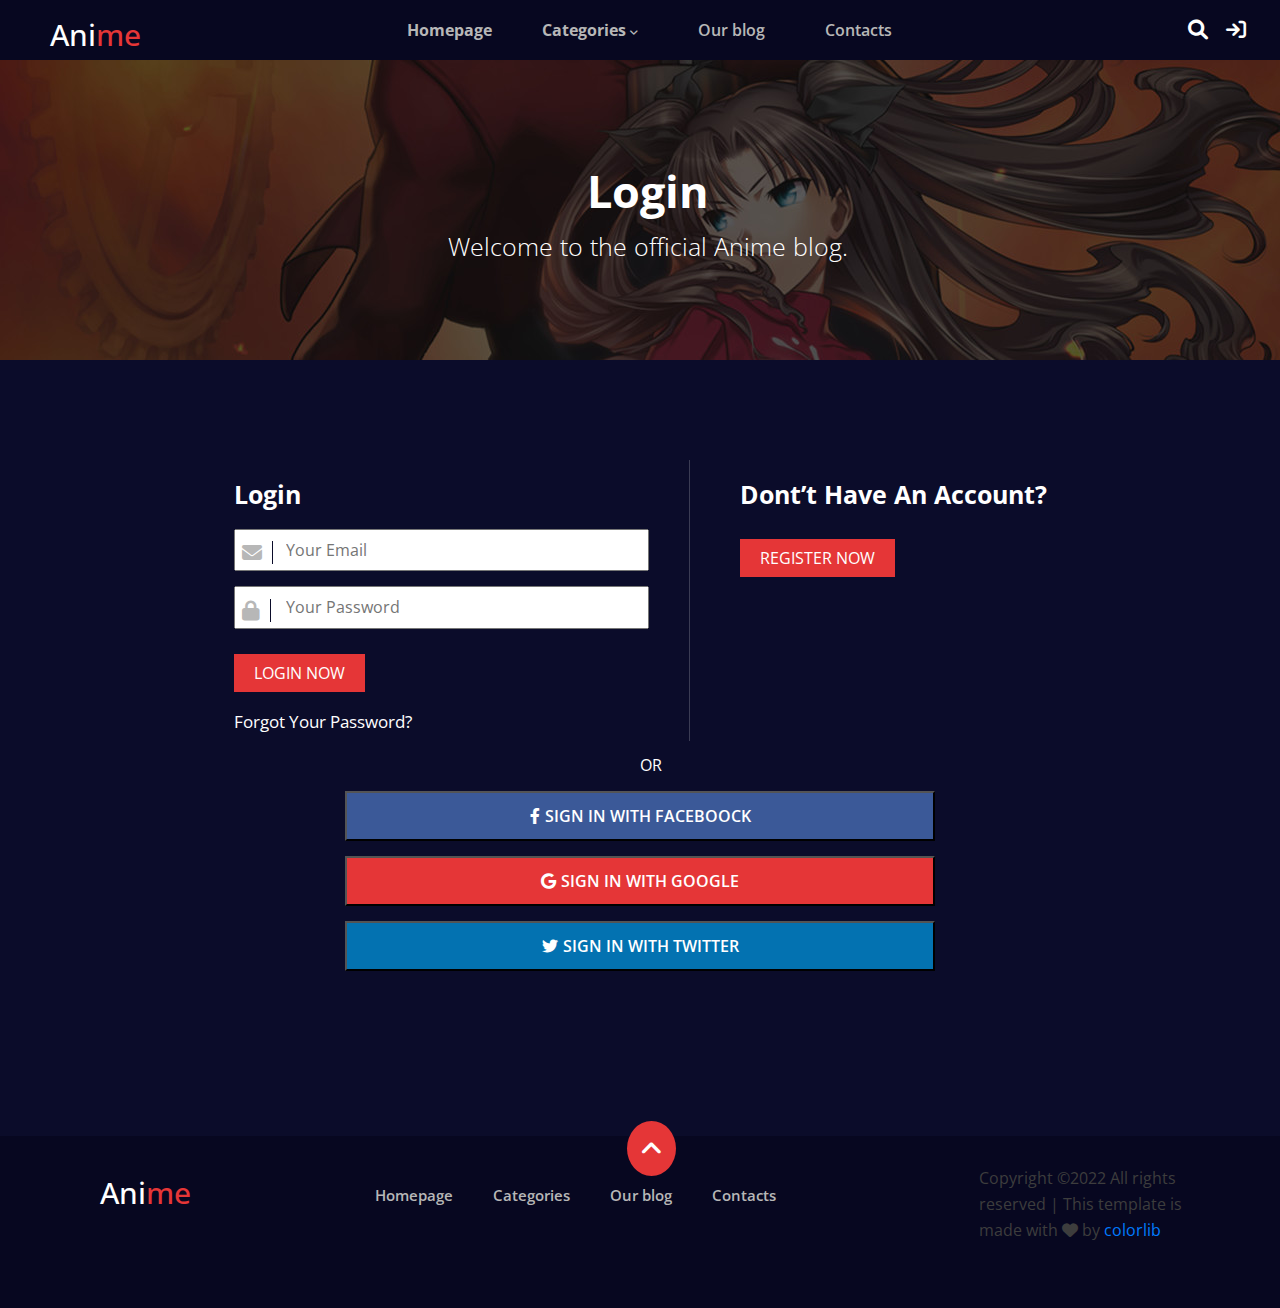
<file: login.html>
<!DOCTYPE html>
<html lang="en">
<head>
    <meta charset="UTF-8">
    <meta http-equiv="X-UA-Compatible" content="IE=edge">
    <meta name="viewport" content="width=device-width, initial-scale=1.0">
    <title>Anime | Template</title>
  <!-- css file  -->
  <link rel="stylesheet" href="css/style2.css" />
  <!-- normaliz css  -->
  <link rel="stylesheet" href="css/normaliz.css" />
  <!-- all css  -->
  <link rel="stylesheet" href="css/all.min.css" />
  <!-- google fonts  -->
  <link rel="preconnect" href="https://fonts.googleapis.com" />
  <link rel="preconnect" href="https://fonts.gstatic.com" crossorigin />
  <link
    href="https://fonts.googleapis.com/css2?family=Montserrat:ital,wght@0,100;0,200;0,300;0,400;0,500;0,600;0,700;0,800;0,900;1,100;1,200;1,300;1,400;1,500;1,600;1,700;1,800;1,900&family=Mulish:ital,wght@0,200;0,300;0,400;0,500;0,600;0,700;0,800;0,900;1,200;1,300;1,400;1,500;1,600;1,700;1,800;1,900&family=Open+Sans:ital,wght@0,300;0,400;0,500;0,600;0,700;0,800;1,300;1,400;1,500;1,600;1,700;1,800&display=swap"
    rel="stylesheet"
  />
  <!-- cdnjs  -->
  <link
    rel="stylesheet"
    href="https://cdnjs.cloudflare.com/ajax/libs/font-awesome/6.1.2/css/all.min.css"
    integrity="sha512-1sCRPdkRXhBV2PBLUdRb4tMg1w2YPf37qatUFeS7zlBy7jJI8Lf4VHwWfZZfpXtYSLy85pkm9GaYVYMfw5BC1A=="
    crossorigin="anonymous"
    referrerpolicy="no-referrer"
  />
</head>
<body>
      <!-- ____________________ Start header ____________________ -->
      <header id="up">
        <nav>
          <a href="index.html" class="logo">Ani<span>me</span></a>
          <input type="checkbox" name="check" id="check" />
          <ul class="main">
            <li class="active">
              <a href="index.html" class="active" id="active-none">Homepage</a>
            </li>
            <li class="sup-li">
              <label class="sup" for="check-two"
                >Categories <i class="fa-solid fa-angle-down"></i>
              </label>
              <input type="checkbox" name id="check-two" />
              <ul class="sup-ul">
                <li><a href="Categories.html">Categories</a></li>
                <li><a href="Anime-Details.html">Anime Details</a></li>
                <li><a href="Anime-Watching.html">Anime Watching</a></li>
                <li><a href="blog.html">Blog details</a></li>
                <li><a href="sign-up.html">Sign up</a></li>
                <li><a href="login.html">Login</a></li>
              </ul>
            </li>
            <li><a href="Our-blog.html">Our blog</a></li>
            <li><a href="Contacts.html">Contacts</a></li>
          </ul>
          <div class="icon">
            <div class="up">
              <a href="log-in.html"
                ><i class="fa-solid fa-magnifying-glass"></i
              ></a>
              <i class="fa-solid fa-arrow-right-to-bracket"></i>
            </div>
            <label for="check">
              <div class="up-span">
                <span></span>
                <span></span>
                <span></span>
              </div>
              MENU
            </label>
          </div>
        </nav>
      </header>
      <!-- ____________________ End header ____________________ -->
       <!-- ____________________ Start sign-up ____________________ -->
    <div class="sign-up">
        <div class="text">
          <h1>Login</h1>
          <p>Welcome to the official Anime blog.</p>
        </div>
      </div>
      <div class="main-form">
        <div class="contenar">
          <div class="form-one">
            <h2>Login</h2>
            <div class="up-input">
              <input type="email" placeholder="Your Email" />
              <span><i class="fa-solid fa-envelope"></i></span>
            </div>
             
            <div class="up-input">
              <input type="password" placeholder="Your Password" />
              <span><i class="fa-solid fa-lock"></i></span>
            </div>
            <div class="up-login">
                <button>LOGIN NOW</button>

                <h3>Forgot Your Password?
                </h3>
            </div>
          </div>
          <div class="form-two-2">
            <h2>Dont’t Have An Account?
            </h2>
            <button>REGISTER NOW</button>
          </div>
        </div>
        <div class="form-two" id="form-two">
         <div class="conten-but">
            <span>OR</span>
            <button>
                <i class="fa-brands fa-facebook-f"></i>SIGN IN WITH FACEBOOCK
              </button>
              <button>
                <i class="fa-brands fa-google"></i>SIGN IN WITH GOOGLE
              </button>
              <button>
                <i class="fa-brands fa-twitter"></i>SIGN IN WITH TWITTER
              </button>
            </div>
         </div>
      </div>
         <!-- ____________________ Start footer ____________________ -->
    <footer>
        <div class="arrow">
          <a href="#up"><i class="fa-solid fa-angle-up"></i> </a>
        </div>
        <div class="contenar">
          <nav>
            <a href="index.html" class="logo">Ani<span>me</span></a>
            <ul class="sup-ul">
              <li><a href="index.html" class="active">Homepage</a></li>
              <li><a href="Categories.html">Categories</a></li>
              <li><a href="Our-blog.html">Our blog</a></li>
              <li><a href="Contacts.html">Contacts</a></li>
            </ul>
            <div class="copyright">
              <p>
                Copyright ©2022 All rights reserved | This template is made with
                <i class="fa fa-heart"></i> by
                <a href="#"> colorlib </a>
              </p>
            </div>
          </nav>
        </div>
      </footer>
      <!-- ____________________ End footer ____________________ -->
</body>
</html>
</file>
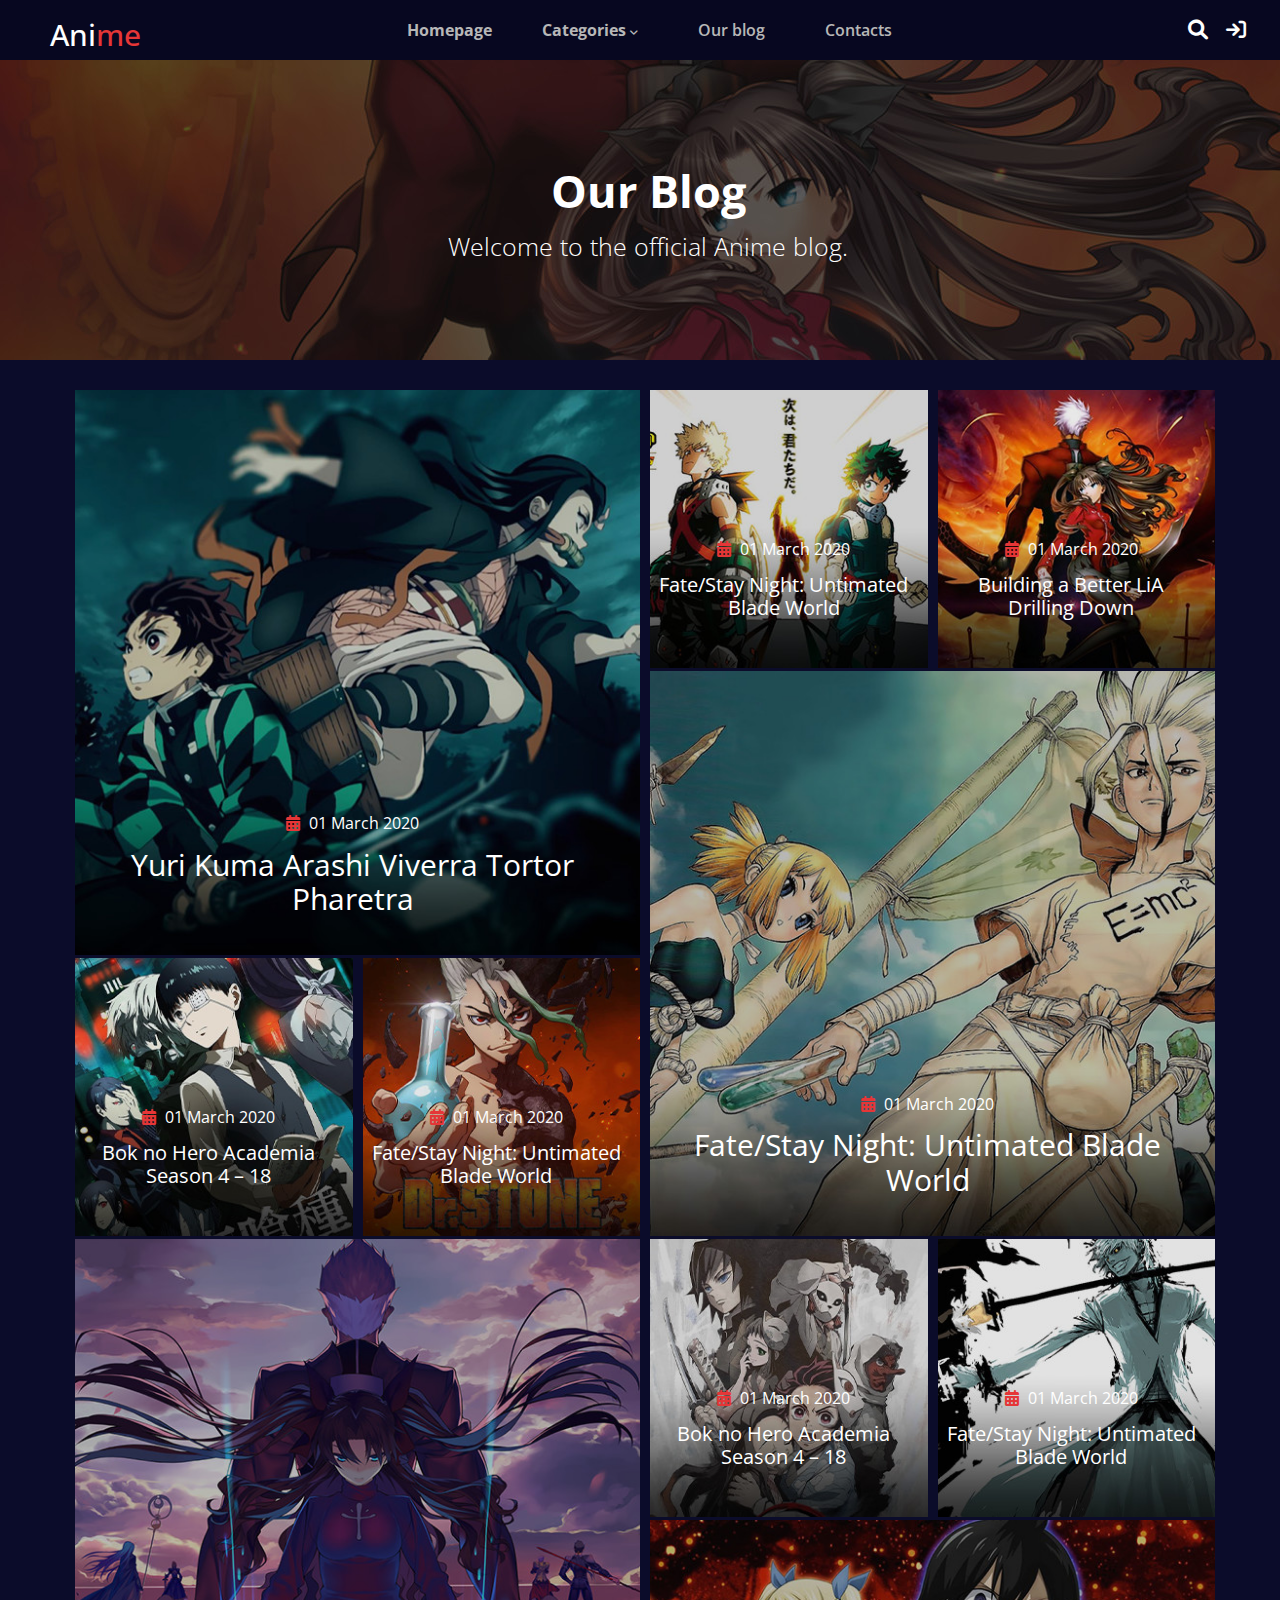
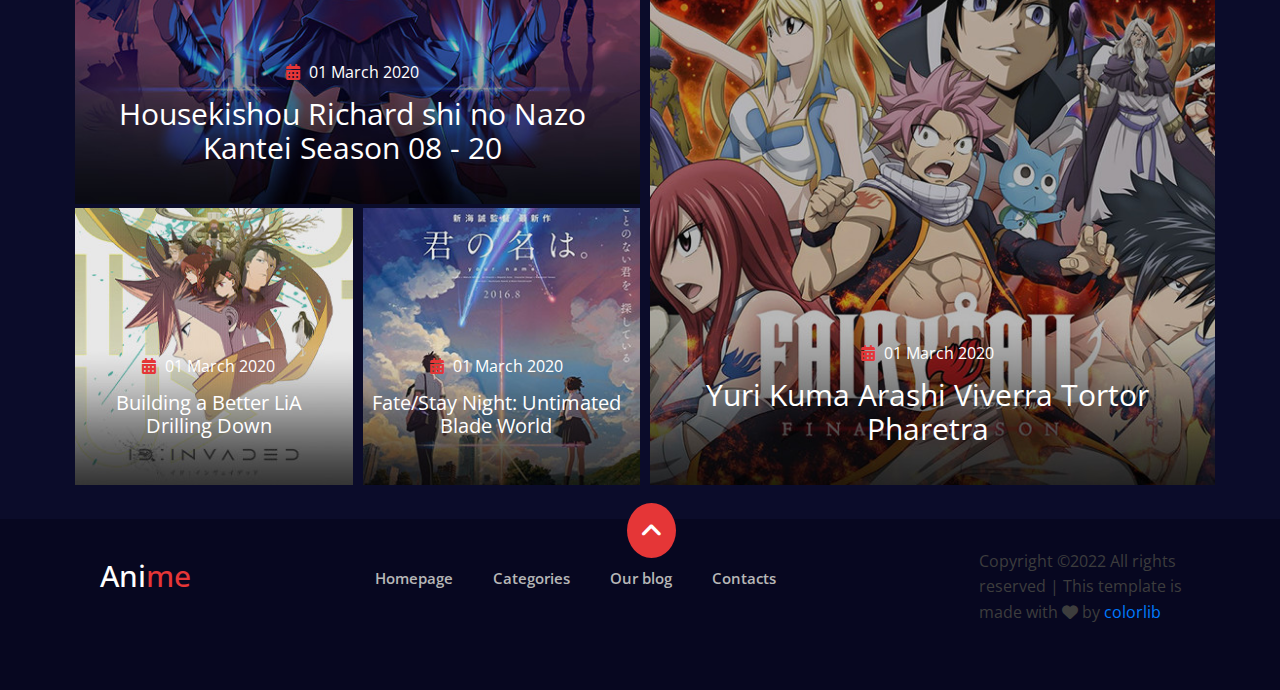
<file: Our-blog.html>
<!DOCTYPE html>
<html lang="en">
  <head>
    <meta charset="UTF-8" />
    <meta http-equiv="X-UA-Compatible" content="IE=edge" />
    <meta name="viewport" content="width=device-width, initial-scale=1.0" />
    <title>Anime | Template</title>
    <!-- css file  -->
    <link rel="stylesheet" href="css/style2.css" />
    <!-- normaliz css  -->
    <link rel="stylesheet" href="css/normaliz.css" />
    <!-- all css  -->
    <link rel="stylesheet" href="css/all.min.css" />
    <!-- google fonts  -->
    <link rel="preconnect" href="https://fonts.googleapis.com" />
    <link rel="preconnect" href="https://fonts.gstatic.com" crossorigin />
    <link
      href="https://fonts.googleapis.com/css2?family=Montserrat:ital,wght@0,100;0,200;0,300;0,400;0,500;0,600;0,700;0,800;0,900;1,100;1,200;1,300;1,400;1,500;1,600;1,700;1,800;1,900&family=Mulish:ital,wght@0,200;0,300;0,400;0,500;0,600;0,700;0,800;0,900;1,200;1,300;1,400;1,500;1,600;1,700;1,800;1,900&family=Open+Sans:ital,wght@0,300;0,400;0,500;0,600;0,700;0,800;1,300;1,400;1,500;1,600;1,700;1,800&display=swap"
      rel="stylesheet"
    />
    <!-- cdnjs  -->
    <link
      rel="stylesheet"
      href="https://cdnjs.cloudflare.com/ajax/libs/font-awesome/6.1.2/css/all.min.css"
      integrity="sha512-1sCRPdkRXhBV2PBLUdRb4tMg1w2YPf37qatUFeS7zlBy7jJI8Lf4VHwWfZZfpXtYSLy85pkm9GaYVYMfw5BC1A=="
      crossorigin="anonymous"
      referrerpolicy="no-referrer"
    />
  </head>
  <body>
    <!-- ____________________ Start header ____________________ -->
    <header id="up">
      <nav>
        <a href="index.html" class="logo">Ani<span>me</span></a>
        <input type="checkbox" name="check" id="check" />
        <ul class="main">
          <li class="active">
            <a href="index.html" class="active" id="active-none">Homepage</a>
          </li>
          <li class="sup-li">
            <label class="sup" for="check-two"
              >Categories <i class="fa-solid fa-angle-down"></i>
            </label>
            <input type="checkbox" name id="check-two" />
            <ul class="sup-ul">
              <li><a href="Categories.html">Categories</a></li>
              <li><a href="Anime-Details.html">Anime Details</a></li>
              <li><a href="Anime-Watching.html">Anime Watching</a></li>
              <li><a href="blog.html">Blog details</a></li>
              <li><a href="sign-up.html">Sign up</a></li>
              <li><a href="login.html">Login</a></li>
            </ul>
          </li>
          <li><a href="Our-blog.html">Our blog</a></li>
          <li><a href="Contacts.html">Contacts</a></li>
        </ul>
        <div class="icon">
          <div class="up">
            <a href="log-in.html"
              ><i class="fa-solid fa-magnifying-glass"></i
            ></a>
            <i class="fa-solid fa-arrow-right-to-bracket"></i>
          </div>
          <label for="check">
            <div class="up-span">
              <span></span>
              <span></span>
              <span></span>
            </div>
            MENU
          </label>
        </div>
      </nav>
    </header>
    <!-- ____________________ End header ____________________ -->
    <!-- ____________________ Start our-blog____________________ -->
    <div class="sign-up">
      <div class="text">
        <h1>Our Blog</h1>
        <p>Welcome to the official Anime blog.</p>
      </div>
    </div>
    <div class="our-blog">
      <div class="contenar">
        <div class="box-one">
          <div class="contenar-img">
            <img src="img/blog/blog-1.jpg" alt="" />
             <div class="info">
                <span><i class="fa-solid fa-calendar-days"></i> 01 March 2020</span>
            <a href=""> Yuri Kuma Arashi Viverra Tortor Pharetra </a>
             </div>
          </div>
          <div class="contenar-img-big">
            <div class="contenar-img">
              <img src="img/blog/blog-4.jpg" alt="" />
              <div class="info">
                <span><i class="fa-solid fa-calendar-days"></i> 01 March 2020</span
                    >
                    <a href="">Bok no Hero Academia Season 4 – 18 </a>
              </div>
            </div>
            <div class="contenar-img">
              <img src="img/blog/blog-5.jpg" alt="" />
              <div class="info">
                <span
                ><i class="fa-solid fa-calendar-days"></i> 01 March 2020</span
              >
              <a href="">Fate/Stay Night: Untimated Blade World </a>
              </div>
            </div>
          </div>
          <div class="contenar-img">
            <img src="img/blog/blog-7.jpg" alt="" />
            <div class="info">
                <span><i class="fa-solid fa-calendar-days"></i> 01 March 2020</span>
                <a href=""
                  >Housekishou Richard shi no Nazo Kantei Season 08 - 20
                </a>
            </div>
          </div>
          <div class="contenar-img-big">
            <div class="contenar-img">
              <img src="img/blog/blog-10.jpg" alt="" />
              <div class="info">
                <span
                ><i class="fa-solid fa-calendar-days"></i> 01 March 2020</span
              >
              <a href="">Building a Better LiA Drilling Down </a>
              </div>
            </div>
            <div class="contenar-img">
              <img src="img/blog/blog-11.jpg" alt="" />
              <div class="info">
                <span
                ><i class="fa-solid fa-calendar-days"></i> 01 March 2020</span
              >
              <a href="">Fate/Stay Night: Untimated Blade World </a>
            </div>
              </div>
          </div>
        </div>
        <div class="box-one">
          <div class="contenar-img-big">
            <div class="contenar-img">
              <img src="img/blog/blog-2.jpg" alt="" />
             <div class="info">
                <span
                ><i class="fa-solid fa-calendar-days"></i> 01 March 2020</span
              >
              <a href=""> Fate/Stay Night: Untimated Blade World </a>
             </div>
            </div>
            <div class="contenar-img">
              <img src="img/blog/blog-3.jpg" alt="" />
               <div class="info">
                <span
                ><i class="fa-solid fa-calendar-days"></i> 01 March 2020</span
              >
              <a href="">Building a Better LiA Drilling Down </a>
               </div>
            </div>
          </div>
          <div class="contenar-img">
           
                <img src="img/blog/blog-6.jpg" alt="" />

             <div class="info">
                <span><i class="fa-solid fa-calendar-days"></i> 01 March 2020</span>
                <a href=""> Fate/Stay Night: Untimated Blade World </a>
             </div>
            
          </div>
         <div class="contenar-img-big">
            <div class="contenar-img">
                <img src="img/blog/blog-8.jpg" alt="" />
                <div class="info">
                    <span><i class="fa-solid fa-calendar-days"></i> 01 March 2020</span>
                    <a href="">Bok no Hero Academia Season 4 – 18 </a>
                </div>
              </div>
              <div class="contenar-img">
                <img src="img/blog/blog-9.jpg" alt="" />
                <div class="info">
                    <span><i class="fa-solid fa-calendar-days"></i> 01 March 2020</span>
                    <a href="">Fate/Stay Night: Untimated Blade World
                    </a>
                </div>
              </div>
         </div>

          <div class="contenar-img">
            <img src="img/blog/blog-12.jpg" alt="" />
            <div class="info">
                <span><i class="fa-solid fa-calendar-days"></i> 01 March 2020</span>
                <a href="">Yuri Kuma Arashi Viverra Tortor Pharetra </a>
            </div>
          </div>
        </div>
      </div>
    </div>
     <!-- ____________________ Start footer ____________________ -->
     <footer>
        <div class="arrow">
          <a href="#up"><i class="fa-solid fa-angle-up"></i> </a>
        </div>
        <div class="contenar">
          <nav>
            <a href="index.html" class="logo">Ani<span>me</span></a>
            <ul class="sup-ul">
              <li><a href="index.html" class="active">Homepage</a></li>
              <li><a href="Categories.html">Categories</a></li>
              <li><a href="Our-blog.html">Our blog</a></li>
              <li><a href="Contacts.html">Contacts</a></li>
            </ul>
            <div class="copyright">
              <p>
                Copyright ©2022 All rights reserved | This template is made with
                <i class="fa fa-heart"></i> by
                <a href="#"> colorlib </a>
              </p>
            </div>
          </nav>
        </div>
      </footer>
      <!-- ____________________ End footer ____________________ -->
  </body>
</html>
</file>
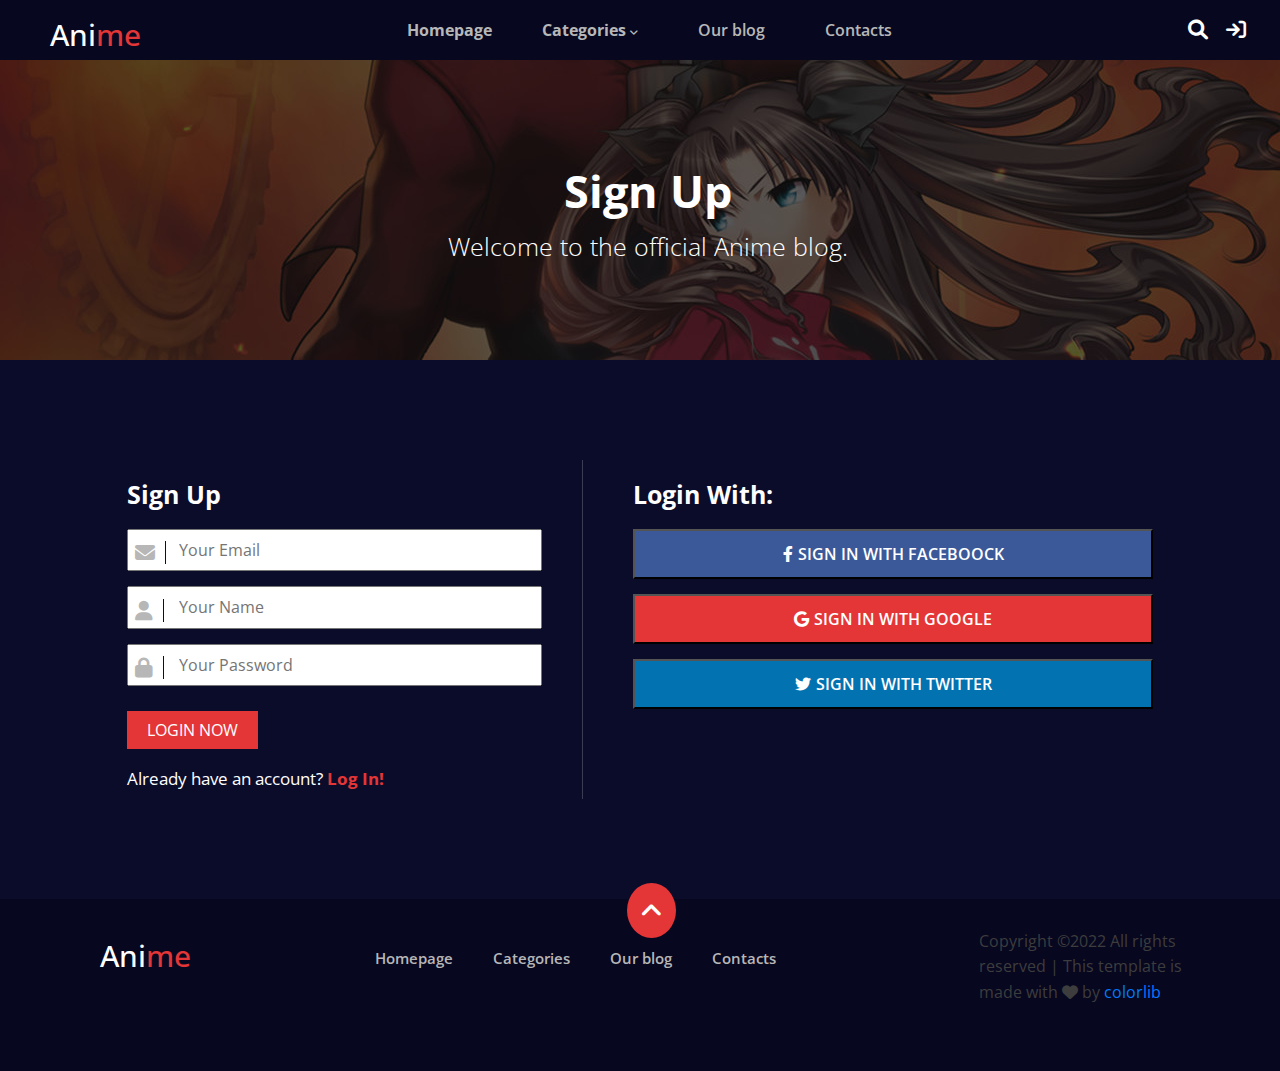
<file: sign-up.html>
<!DOCTYPE html>
<html lang="en">
  <head>
    <meta charset="UTF-8" />
    <meta http-equiv="X-UA-Compatible" content="IE=edge" />
    <meta name="viewport" content="width=device-width, initial-scale=1.0" />
    <title>Anime | Template</title>
    <!-- css file  -->
    <link rel="stylesheet" href="css/style2.css" />
    <!-- normaliz css  -->
    <link rel="stylesheet" href="css/normaliz.css" />
    <!-- all css  -->
    <link rel="stylesheet" href="css/all.min.css" />
    <!-- google fonts  -->
    <link rel="preconnect" href="https://fonts.googleapis.com" />
    <link rel="preconnect" href="https://fonts.gstatic.com" crossorigin />
    <link
      href="https://fonts.googleapis.com/css2?family=Montserrat:ital,wght@0,100;0,200;0,300;0,400;0,500;0,600;0,700;0,800;0,900;1,100;1,200;1,300;1,400;1,500;1,600;1,700;1,800;1,900&family=Mulish:ital,wght@0,200;0,300;0,400;0,500;0,600;0,700;0,800;0,900;1,200;1,300;1,400;1,500;1,600;1,700;1,800;1,900&family=Open+Sans:ital,wght@0,300;0,400;0,500;0,600;0,700;0,800;1,300;1,400;1,500;1,600;1,700;1,800&display=swap"
      rel="stylesheet"
    />
    <!-- cdnjs  -->
    <link
      rel="stylesheet"
      href="https://cdnjs.cloudflare.com/ajax/libs/font-awesome/6.1.2/css/all.min.css"
      integrity="sha512-1sCRPdkRXhBV2PBLUdRb4tMg1w2YPf37qatUFeS7zlBy7jJI8Lf4VHwWfZZfpXtYSLy85pkm9GaYVYMfw5BC1A=="
      crossorigin="anonymous"
      referrerpolicy="no-referrer"
    />
  </head>
  <body>
    <!-- ____________________ Start header ____________________ -->
    <header id="up">
      <nav>
        <a href="index.html" class="logo">Ani<span>me</span></a>
        <input type="checkbox" name="check" id="check" />
        <ul class="main">
          <li class="active">
            <a href="index.html" class="active" id="active-none">Homepage</a>
          </li>
          <li class="sup-li">
            <label class="sup" for="check-two"
              >Categories <i class="fa-solid fa-angle-down"></i>
            </label>
            <input type="checkbox" name id="check-two" />
            <ul class="sup-ul">
              <li><a href="Categories.html">Categories</a></li>
              <li><a href="Anime-Details.html">Anime Details</a></li>
              <li><a href="Anime-Watching.html">Anime Watching</a></li>
              <li><a href="blog.html">Blog details</a></li>
              <li><a href="sign-up.html">Sign up</a></li>
              <li><a href="login.html">Login</a></li>
            </ul>
          </li>
          <li><a href="Our-blog.html">Our blog</a></li>
          <li><a href="Contacts.html">Contacts</a></li>
        </ul>
        <div class="icon">
          <div class="up">
            <a href="log-in.html"
              ><i class="fa-solid fa-magnifying-glass"></i
            ></a>
            <i class="fa-solid fa-arrow-right-to-bracket"></i>
          </div>
          <label for="check">
            <div class="up-span">
              <span></span>
              <span></span>
              <span></span>
            </div>
            MENU
          </label>
        </div>
      </nav>
    </header>
    <!-- ____________________ End header ____________________ -->
    <!-- ____________________ Start sign-up ____________________ -->
    <div class="sign-up">
      <div class="text">
        <h1>Sign Up</h1>
        <p>Welcome to the official Anime blog.</p>
      </div>
    </div>
    <div class="main-form">
      <div class="contenar">
        <div class="form-one">
          <h2>Sign Up</h2>
          <div class="up-input">
            <input type="email" placeholder="Your Email" />
            <span><i class="fa-solid fa-envelope"></i></span>
          </div>
          <div class="up-input">
            <input type="text" placeholder="Your Name" />
            <span><i class="fa-solid fa-user"></i></span>
          </div>
          <div class="up-input">
            <input type="password" placeholder="Your Password" />
            <span><i class="fa-solid fa-lock"></i></span>
          </div>
          <button>LOGIN NOW</button>
          <h3>Already have an account? <span>Log In!</span></h3>
        </div>
        <div class="form-two">
          <h2>Login With:</h2>
          <button>
            <i class="fa-brands fa-facebook-f"></i>SIGN IN WITH FACEBOOCK
          </button>
          <button>
            <i class="fa-brands fa-google"></i>SIGN IN WITH GOOGLE
          </button>
          <button>
            <i class="fa-brands fa-twitter"></i>SIGN IN WITH TWITTER
          </button>
        </div>
      </div>
    </div>
    <!-- ____________________ End sign-up ____________________ -->
    <!-- ____________________ Start footer ____________________ -->
    <footer>
      <div class="arrow">
        <a href="#up"><i class="fa-solid fa-angle-up"></i> </a>
      </div>
      <div class="contenar">
        <nav>
          <a href="index.html" class="logo">Ani<span>me</span></a>
          <ul class="sup-ul">
            <li><a href="index.html" class="active">Homepage</a></li>
            <li><a href="Categories.html">Categories</a></li>
            <li><a href="Our-blog.html">Our blog</a></li>
            <li><a href="Contacts.html">Contacts</a></li>
          </ul>
          <div class="copyright">
            <p>
              Copyright ©2022 All rights reserved | This template is made with
              <i class="fa fa-heart"></i> by
              <a href="#"> colorlib </a>
            </p>
          </div>
        </nav>
      </div>
    </footer>
    <!-- ____________________ End footer ____________________ -->
  </body>
</html>
</file>
<file: css/style.css>
body {
  font-family: "Montserrat", sans-serif;
  font-family: "Mulish", sans-serif;
  font-family: "Open Sans", sans-serif;
  background-color: var(--body-color);
}
* {
  padding: 0%;
  margin: 0%;
  box-sizing: border-box;
  list-style: none;
  scroll-behavior: smooth;
}
:root {
  --body-color: #0b0c2a;
  --main-color: #e53637;
  --Start-end-color: #070720;
  --main-font-weight: 700;
  --color: #b7b7b7;
}
.contenar {
  margin-left: auto;
  margin-right: auto;
  padding-left: 15px;
  padding-right: 15px;
}

/* small screen  */
@media (min-width: 768px) {
  .contenar {
    width: 750px;
  }
}

/* Medium screen  */
@media (min-width: 992px) {
  .contenar {
    width: 970px;
  }
}

/* larg screen  */
@media (min-width: 1200px) {
  .contenar {
    width: 1170px;
  }
}
/* ____________________ Start header ____________________ */
header {
  background-color: var(--Start-end-color);
}
header nav {
  display: flex;
  justify-content: space-between;
  padding: 0px 20px;
  align-items: center;
  height: 60px;
}
header nav .logo {
  color: white;
  font-size: 30px;
  text-decoration: none;
  font-weight: 500;
  padding: 10px 0px 0 30px;
}
header nav .logo span {
  color: var(--main-color);
}
header nav ul {
  display: flex;
  justify-content: space-around;
}
header nav > ul li {
  padding: 20px;
  margin-right: 20px;
}
header nav ul li a {
  text-decoration: none;
  color: var(--color);
  font-size: 16px;
  transition: all 0.4s ease;
  font-weight: 600;
}
header nav ul li a:hover {
  color: white;
}
header nav ul li a.active {
  font-weight: bold;
  color: white;
  font-size: 16px;
}
header nav ul li.active {
  background-color: var(--main-color);
  padding: 20px 10px;
}
header nav .icon {
  color: white;
  display: flex;
  justify-content: space-around;
}
header nav .icon i {
  font-size: 20px;
  margin-right: 14px;
}

header nav .icon a {
  color: white;
}
header nav .sup {
  display: flex;
  align-items: center;
  gap: 5px;
}
li.sup-li {
  position: relative;
}
header nav .sup i {
  color: white;
  font-size: 10px;
  color: #b7b7b7;
}
header nav ul li ul.sup-ul {
  position: absolute;
  background-color: white;
  flex-direction: column;
  padding: 5px 15px 5px 11px;
  opacity: 0;
  transition: top 0.3s ease-in, opacity 0.4s ease-in;
  z-index: -10;
  top: 120%;
}
header nav ul label.sup {
  display: block;
  color: var(--color);
  font-size: 16px;
  transition: all 0.4s ease;
  font-weight: 700;
  cursor: pointer;
}
#check-two:checked + .sup-ul {
  opacity: 1;
  top: 100%;
  z-index: 10;
}
header nav ul li ul.sup-ul li {
  white-space: nowrap;
  padding: 5px 0;
}
header nav ul li ul.sup-ul li a {
  font-size: 15px;
  color: var(--body-color) !important;
  font-weight: 300;
}
header label {
  display: flex;
  flex-direction: row-reverse;
  gap: 7px;
  font-weight: var(--main-font-weight);
  font-size: 18px;
}
header nav input {
  display: none;
}
@media (min-width: 901px) {
  header nav label {
    display: none;
  }
}
header .up-span {
  background-color: white;
  width: 20px;
  height: 2px;
  display: flex;
  flex-wrap: wrap;
}
header .up-span span {
  margin-bottom: 5px;
  width: 20px;
  height: 2px;
  background-color: white;
}
@media (max-width: 900px) {
  header nav .main {
    left: -100%;
    position: absolute;
    top: 7%;
  }
  #check:checked ~ ul.main {
    display: flex;
    position: absolute;
    flex-direction: column;
    top: 7%;
    left: 0px;
    background-color: white;
    width: 100%;
    transition: all 0.4s ease-in-out;
    z-index: 999;
  }
  header ul li a {
    color: var(--body-color) !important;
  }
  header ul li.active {
    background-color: white !important;
  }
  label.sup {
    color: var(--body-color) !important;
  }
  header nav ul li ul.sup-ul {
    background-color: white;
    flex-direction: column;
    padding: 5px 15px 5px 11px;
    display: none;
  }
  #check-two:checked + ul.sup-ul {
    display: block;
  }
}
/* ____________________ End header ____________________ */
/* ____________________ Start landing ____________________ */
.landing {
  margin: 40px 60px;
  padding: 150px 60px;
  background-image: url(../img/hero/hero-1.jpg);
  background-size: cover;
  background-position: center;
  position: relative;
}
.landing .button-one::before {
  content: "";
  position: absolute;
  width: 80%;
  height: 80%;
  background-color: rgba(255, 255, 255, 0.1);
  top: 6px;
  left: 3px;
  margin: 0px auto;
}
.landing .button-one {
  width: 60px;
  height: 60px;
  background-color: var(--body-color);
  color: white;
  position: absolute;
  top: 50%;
  transform: rotate(45deg);
  border: none;
}
.landing .button {
  left: -29px;
}
.landing .button-two {
  right: -29px;
}
.landing .button i {
  transform: rotate(-231deg);
  font-size: 18px;
}
.landing .button-two i {
  transform: rotate(-231deg);
}
.landing .contenar-text .info {
  transform: translateY(40%);
}
.landing .contenar-text h1 {
  color: white;
  font-size: 45px;
  line-height: 1.5;
  margin: 10px 0;
}
.landing .contenar-text span {
  background-color: white;
  color: var(--main-color);
  padding: 5px 15px;
}
.landing .contenar-text h4 {
  margin: 10px 0;
  color: white;
  font-weight: 300;
  font-size: 17px;
}
.landing .contenar-text button {
  background-color: var(--main-color);
  border: none;
  color: white;
  padding: 10px 15px;
  margin: 30px 0 0 0;
  font-weight: 500;
  border-radius: 5px 0 0 5px;
  position: relative;
  cursor: pointer;
}
.landing .contenar-text .info i {
  position: absolute;
  top: 0;
  right: -21px;
  color: white;
  width: 18px;
  height: 39px;
  display: flex;
  padding: 1px;
  justify-content: center;
  align-items: center;
  border-radius: 0px 5px 5px 0px;
  background-color: var(--main-color);
}
@media (max-width: 600px) {
  .landing {
    margin: 30px 20px;
    padding: 120px 10px;
  }
  .landing .text h1 {
    font-size: 30px;
    word-break: break-all;
  }
  .landing .button-one {
    display: none;
  }
}
/* ____________________ End landing ____________________ */
/* ____________________ Start section product ____________________ */
.Products {
  margin-top: 30px;
  margin-bottom: 30px;
}
.Products > .contenar {
  display: flex;
  justify-content: space-around;
  gap: 30px;
}
.Products .contenar .side-section {
  max-width: 340px;
  flex-basis: 33%;
}
.side-section .contenar-box .up-span img {
  width: 100%;
  border-radius: 5px;
}
.side-section .sup-box {
  margin-bottom: 10px;
}
.Products .contenar .contenar-main-box {
  display: grid;
  grid-template-columns: repeat(auto-fill, minmax(200px, 1fr));
  gap: 0 20px;
  max-width: 750px;
  flex-basis: 77%;
}
.Products .contenar .contenar-main-box .sup-box {
  padding: 10px 0px;
}
.Products .contenar .contenar-box {
  padding: 10px;
}
.Products .contenar .contenar-main-box .up-img {
  width: 100%;
  position: relative;
  transition: transform 0.3s ease-in;
}
.Products .contenar .contenar-main-box .up-img img {
  width: 100%;
  height: 325px;
  object-fit: cover;
  border-radius: 10px;
  cursor: pointer;
}
.Products .contenar .contenar-main-box .up-img:hover {
  transform: translateY(-10px);
}
.Products .box .title {
  color: white;
  margin: 10px auto;
  display: flex;
  justify-content: space-between;
  gap: 50px;
}
.Products .box .title h2 {
  border-left: 5px solid var(--main-color);
  padding-left: 10px;
}
.Products .box .title a {
  color: white;
  text-decoration: none;
  font-weight: 300;
}
.Products .contenar .box-one {
  margin-bottom: 20px;
}
.Products .contenar .sup-box .up-img span:first-of-type {
  position: absolute;
  color: white;
  background-color: var(--main-color);
  font-weight: 400;
  border-radius: 4px;
  padding: 2px 6px;
  top: 20px;
  left: 8%;
}
.Products .contenar .sup-box .up-img span:nth-of-type(2) {
  position: absolute;
  background-color: #3d3d3d;
  color: white;
  font-size: 13px;
  padding: 4px 10px;
  border-radius: 3px;
  top: 90%;
  left: 10px;
}
.Products .contenar .sup-box .up-img span:nth-of-type(3) {
  position: absolute;
  background-color: #3d3d3d;
  color: white;
  font-size: 13px;
  padding: 4px 10px;
  border-radius: 3px;
  top: 90%;
  right: 10px;
}
.Products .contenar .sup-box .up-img span:nth-of-type(3) i {
  margin-right: 4px;
}
.Products .contenar .sup-box .up-info {
  color: white;
  width: fit-content;
  display: flex;
  margin: 20px 0 14px 0;
}
.Products .contenar .sup-box .up-info h5 {
  margin-left: 5px;
  border-radius: 20px;
  padding: 3px 7px;
  font-weight: bold;
  background-color: #3d3d3d;
  font-size: 12px;
}

.Products .contenar .sup-box a {
  color: white;
  text-decoration: none;
  margin: 15px 0;
  font-size: 19px;
  font-weight: 700;
  margin-bottom: 30px;
}
.Products .contenar .side-section .text {
  display: flex;
  justify-content: space-between;
  margin-bottom: 20px;
  gap: 20px;
}
.Products .contenar .side-section .text h3 {
  border-left: 5px solid var(--main-color);
  padding-left: 10px;
  color: white;
}
.Products .contenar .side-section .text .links {
  display: flex;
}
.Products .contenar .side-section .text .links a {
  color: white;
  text-decoration: none;
  font-weight: 300;
  margin-left: 7px;
  font-size: 14px;
}
.side-section {
  margin-top: 10px;
}
.side-section .contenar-side .sup-box .up-span {
  position: relative;
}

.side-section .contenar-side .sup-box .up-span span:first-of-type {
  position: absolute;
  color: white;
  background-color: var(--main-color);
  font-weight: 400;
  border-radius: 4px;
  padding: 2px 10px;
  top: 10px;
  left: 8%;
}
.side-section .contenar-side .sup-box .up-span span:nth-of-type(2) {
  position: absolute;
  background-color: #3d3d3d;
  color: white;
  font-size: 13px;
  padding: 4px 10px;
  border-radius: 3px;
  top: 10px;
  right: 8%;
}
.side-section .contenar-side .sup-box .up-span span:nth-of-type(2) i {
  margin-right: 4px;
}
.side-section .contenar-side .up-span a {
  position: absolute;
  bottom: -2%;
  left: 10px;
}
.side-section .contenar-commints {
  margin-top: 50px;
}
.side-section .contenar-commints .title h3 {
  border-left: 5px solid var(--main-color);
  padding-left: 10px;
  color: white;
  margin-bottom: 25px;
}

.side-section .contenar-commints .up-flex {
  display: flex;
  gap: 20px;
  margin-bottom: 30px;
}
.side-section .contenar-commints .up-flex .up-sup-title {
  display: flex;
  margin-bottom: 10px;
}

.side-section .contenar-commints .up-flex .up-info h5 {
  margin-left: 5px;
  border-radius: 20px;
  padding: 3px 7px;
  font-weight: bold;
  background-color: #3d3d3d;
  font-size: 12px;
  width: fit-content;
  color: white;
}
.side-section .contenar-commints .up-flex a {
  color: white;
  text-decoration: none;
  display: block;
  margin: 20px 4px;
  font-size: 19px;
  font-weight: 700;
}
.side-section .contenar-commints .up-flex span {
  margin: 15px 0;
  font-weight: 300;
  color: #b7b7b7;
  font-size: 15px;
}
.side-section .contenar-commints .up-flex span i {
  margin-right: 5px;
}

@media (max-width: 1000px) {
  .Products .contenar {
    flex-direction: column;
    width: 100%;
  }

  .Products .contenar .side-section {
    width: 100%;
  }

  .Products .contenar .contenar-main-box {
    display: grid;
    grid-template-columns: repeat(auto-fill, minmax(200px, 1fr));
    gap: 0 20px;
    max-width: 94%;
    flex-basis: 80%;
  }
  .Products .contenar .side-section .text {
    display: block;
    gap: 20px;
  }
  .Products .contenar .side-section .text h3 {
    margin-bottom: 10px;
  }
  .Products .contenar .title {
    flex-direction: column;
    gap: 20px;
  }
}
/* ____________________ End section product ____________________ */
/* ____________________ Start footer ____________________ */
footer {
  padding-top: 30px;
  padding-bottom: 50px;
  background-color: var(--Start-end-color);
  position: relative;
}
footer .arrow a {
  color: white;
  text-decoration: none;
  position: absolute;
  top: -9%;
  left: 49%;
}
footer .arrow i {
  font-size: 25px;
  color: white;
  background-color: var(--main-color);
  border-radius: 50%;
  padding: 15px;
}
footer .contenar nav {
  display: flex;
  justify-content: space-between;
}
footer nav .logo {
  color: white;
  font-size: 30px;
  text-decoration: none;
  font-weight: 500;
  padding: 10px 0px 0 30px;
}
footer nav .logo span {
  color: var(--main-color);
}
footer nav ul {
  display: flex;
  justify-content: center;
}
footer nav ul li {
  padding: 20px 10px;
  margin-right: 20px;
}
footer nav ul li a {
  text-decoration: none;
  color: var(--color);
  font-size: 15px;
  transition: all 0.4s ease;
  font-weight: 600;
}
footer nav ul li a:hover {
  color: white;
}
footer nav .copyright {
  width: 231px;
}
footer nav .copyright p {
  color: #3d3d3d;
  font-size: 16px;
  line-height: 1.6;
  margin-bottom: 15px;
}
footer nav .copyright a {
  text-decoration: none;
  color: #007bff;
  transition: all 0.4s ease-in;
}
footer nav .copyright a:hover {
  color: white;
}
@media (max-width: 991px) {
  footer .contenar nav {
    flex-direction: column;
    text-align: center;
  }
  footer .contenar nav .copyright {
    width: 100%;
  }
  footer nav ul {
    flex-wrap: wrap;
  }
}
/* ____________________ End footer ____________________ */
</file>
<file: css/style2.css>
body {
  font-family: "Montserrat", sans-serif;
  font-family: "Mulish", sans-serif;
  font-family: "Open Sans", sans-serif;
  background-color: var(--body-color);
}
* {
  padding: 0%;
  margin: 0%;
  box-sizing: border-box;
  list-style: none;
  scroll-behavior: smooth;
}
:root {
  --body-color: #0b0c2a;
  --main-color: #e53637;
  --Start-end-color: #070720;
  --main-font-weight: 700;
  --color: #b7b7b7;
}
.contenar {
  margin-left: auto;
  margin-right: auto;
  padding-left: 15px;
  padding-right: 15px;
}

/* small screen  */
@media (min-width: 768px) {
  .contenar {
    width: 750px;
  }
}

/* Medium screen  */
@media (min-width: 992px) {
  .contenar {
    width: 970px;
  }
}

/* larg screen  */
@media (min-width: 1200px) {
  .contenar {
    width: 1170px;
  }
}
/* ____________________ Start header ____________________ */
header {
  background-color: var(--Start-end-color);
}
header nav {
  display: flex;
  justify-content: space-between;
  padding: 0px 20px;
  align-items: center;
  height: 60px;
}
header nav .logo {
  color: white;
  font-size: 30px;
  text-decoration: none;
  font-weight: 500;
  padding: 10px 0px 0 30px;
}
header nav .logo span {
  color: var(--main-color);
}
header nav ul {
  display: flex;
  justify-content: space-around;
}
header nav > ul li {
  padding: 20px;
  margin-right: 20px;
}
header nav ul li a {
  text-decoration: none;
  color: var(--color);
  font-size: 16px;
  transition: all 0.4s ease;
  font-weight: 600;
}
header nav ul li a:hover {
  color: white;
}
header nav ul li a.active {
  font-weight: bold;
  color: white;
  font-size: 16px;
}
header nav ul li.active {
  background-color: var(--main-color);
  padding: 20px 10px;
}
header nav .icon {
  color: white;
  display: flex;
  justify-content: space-around;
}
header nav .icon i {
  font-size: 20px;
  margin-right: 14px;
}

header nav .icon a {
  color: white;
}
header nav .sup {
  display: flex;
  align-items: center;
  gap: 5px;
}
li.sup-li {
  position: relative;
}
header nav .sup i {
  color: white;
  font-size: 10px;
  color: #b7b7b7;
}
header nav ul li ul.sup-ul {
  position: absolute;
  background-color: white;
  flex-direction: column;
  padding: 5px 15px 5px 11px;
  opacity: 0;
  transition: top 0.3s ease-in, opacity 0.4s ease-in;
  z-index: -10;
  top: 120%;
}
header nav ul label.sup {
  display: block;
  color: var(--color);
  font-size: 16px;
  transition: all 0.4s ease;
  font-weight: 700;
  cursor: pointer;
}
#check-two:checked + .sup-ul {
  opacity: 1;
  top: 100%;
  z-index: 10;
}
header nav ul li ul.sup-ul li {
  white-space: nowrap;
  padding: 5px 0;
}
header nav ul li ul.sup-ul li a {
  font-size: 15px;
  color: var(--body-color) !important;
  font-weight: 300;
}
header label {
  display: flex;
  flex-direction: row-reverse;
  gap: 7px;
  font-weight: var(--main-font-weight);
  font-size: 18px;
}
header nav input {
  display: none;
}
@media (min-width: 901px) {
  header nav label {
    display: none;
  }
}
header .up-span {
  background-color: white;
  width: 20px;
  height: 2px;
  display: flex;
  flex-wrap: wrap;
}
header .up-span span {
  margin-bottom: 5px;
  width: 20px;
  height: 2px;
  background-color: white;
}
@media (max-width: 900px) {
  header nav .main {
    left: -100%;
    position: absolute;
    top: 7%;
  }
  #check:checked ~ ul.main {
    display: flex;
    position: absolute;
    flex-direction: column;
    top: 7%;
    left: 0px;
    background-color: white;
    width: 100%;
    transition: all 0.4s ease-in-out;
    z-index: 999;
  }
  header ul li a {
    color: var(--body-color) !important;
  }
  header ul li.active {
    background-color: white !important;
  }
  label.sup {
    color: var(--body-color) !important;
  }
  header nav ul li ul.sup-ul {
    background-color: white;
    flex-direction: column;
    padding: 5px 15px 5px 11px;
    display: none;
  }
  #check-two:checked + ul.sup-ul {
    display: block;
  }
}
/* ____________________ End header ____________________ */
/* ____________________ Start section product ____________________ */
.categories {
  margin-top: 30px;
  margin-bottom: 30px;
}
.categories > .contenar {
  display: flex;
  justify-content: space-around;
  gap: 30px;
}
.categories .contenar .side-section {
  max-width: 340px;
  flex-basis: 33%;
}
.side-section .contenar-box .up-span img {
  width: 100%;
}
.categories .contenar .contenar-main-box {
  display: grid;
  grid-template-columns: repeat(auto-fill, minmax(200px, 1fr));
  gap: 0 20px;
  max-width: 750px;
  flex-basis: 77%;
}
.categories .contenar .contenar-main-box .sup-box {
  padding: 10px 0px;
}
.categories .contenar .contenar-box {
  padding: 10px;
}
.categories .contenar .contenar-main-box .up-img {
  width: 100%;
  position: relative;
  transition: transform 0.3s ease-in;
}
.categories .contenar .contenar-main-box .up-img img {
  width: 100%;
  height: 325px;
  object-fit: cover;
  border-radius: 10px;
  cursor: pointer;
}
.categories .contenar .contenar-main-box .up-img:hover {
  transform: translateY(-10px);
}
.categories .box .title {
  color: white;
  margin: 10px 0;
  display: flex;
  justify-content: space-between;
  align-items: center;
  padding: 10px 10px;
  border-bottom: 2px solid rgba(255, 255, 255, 0.2);
  padding-left: 5px;
}
.categories .box .title h2 {
  border-left: 5px solid var(--main-color);
  padding-left: 10px;
}
.categories .box .title a {
  color: white;
  text-decoration: none;
  font-weight: 300;
}

.categories .select .A-Z li.special {
  background-color: white;
  color: black;
  padding: 5px 15px;
  text-align: center;
  font-size: 15px;
  font-weight: 400;
}
.categories .select .special:hover i {
  transform: rotate(1turn);
}
.categories .select .special i {
  transition: transform 0.2s ease-in;
  margin-left: 5px;
}
.categories .select .A-Z {
  position: relative;
}
.categories .select {
  display: flex;
  gap: 10px;
}
.categories .select .sup-ul {
  background-color: white;
  color: black;
  padding: 6px 10px 5px 8px;
  position: absolute;
  width: 113%;
  transform: scale(0.5);
  opacity: 0;
  transition: transform 0.4s ease-in, opacity 0.4s ease-in;
  z-index: 99;
}
.categories .select .A-Z:hover ul {
  opacity: 1;
  transform: scale(1);
}
.categories .select .sup-ul li {
  padding-bottom: 6px;
}
.categories .contenar .sup-box .up-img span:first-of-type {
  position: absolute;
  color: white;
  background-color: var(--main-color);
  font-weight: 400;
  border-radius: 4px;
  padding: 2px 6px;
  top: 20px;
  left: 8%;
}
.categories .contenar .sup-box .up-img span:nth-of-type(2) {
  position: absolute;
  background-color: #3d3d3d;
  color: white;
  font-size: 13px;
  padding: 4px 10px;
  border-radius: 3px;
  top: 90%;
  left: 10px;
}
.categories .contenar .sup-box .up-img span:nth-of-type(3) {
  position: absolute;
  background-color: #3d3d3d;
  color: white;
  font-size: 13px;
  padding: 4px 10px;
  border-radius: 3px;
  top: 90%;
  right: 10px;
}
.categories .contenar .sup-box .up-img span:nth-of-type(3) i {
  margin-right: 4px;
}
.categories .contenar .sup-box .up-info {
  color: white;
  width: fit-content;
  display: flex;
  margin: 20px 0 14px 0;
}
.categories .contenar .sup-box .up-info h5 {
  margin-left: 5px;
  border-radius: 20px;
  padding: 3px 7px;
  font-weight: bold;
  background-color: #3d3d3d;
  font-size: 12px;
}

.categories .contenar .sup-box a {
  color: white;
  text-decoration: none;
  margin: 15px 0;
  font-size: 19px;
  font-weight: 700;
  margin-bottom: 30px;
}
.categories .contenar .side-section .text {
  display: flex;
  justify-content: space-between;
  margin-bottom: 20px;
  gap: 20px;
}
.categories .contenar .side-section .text h3 {
  border-left: 5px solid var(--main-color);
  padding-left: 10px;
  color: white;
}
.categories .contenar .side-section .text .links {
  display: flex;
}
.categories .contenar .side-section .text .links a {
  color: white;
  text-decoration: none;
  font-weight: 300;
  margin-left: 7px;
  font-size: 14px;
}
.side-section {
  margin-top: 10px;
}
.side-section .contenar-side .sup-box .up-span {
  position: relative;
}

.side-section .contenar-side .sup-box .up-span span:first-of-type {
  position: absolute;
  color: white;
  background-color: var(--main-color);
  font-weight: 400;
  border-radius: 4px;
  padding: 2px 10px;
  top: 10px;
  left: 8%;
}
.side-section .contenar-side .sup-box .up-span span:nth-of-type(2) {
  position: absolute;
  background-color: #3d3d3d;
  color: white;
  font-size: 13px;
  padding: 4px 10px;
  border-radius: 3px;
  top: 10px;
  right: 8%;
}
.side-section .contenar-side .sup-box .up-span span:nth-of-type(2) i {
  margin-right: 4px;
}
.side-section .contenar-side .up-span a {
  position: absolute;
  bottom: -2%;
  left: 10px;
}
.side-section .contenar-commints {
  margin-top: 50px;
}
.side-section .contenar-commints .title h3 {
  border-left: 5px solid var(--main-color);
  padding-left: 10px;
  color: white;
  margin-bottom: 25px;
}

.side-section .contenar-commints .up-flex {
  display: flex;
  gap: 20px;
  margin-bottom: 30px;
}
.side-section .contenar-commints .up-flex .up-sup-title {
  display: flex;
  margin-bottom: 10px;
}

.side-section .contenar-commints .up-flex .up-info h5 {
  margin-left: 5px;
  border-radius: 20px;
  padding: 3px 7px;
  font-weight: bold;
  background-color: #3d3d3d;
  font-size: 12px;
  width: fit-content;
  color: white;
}
.side-section .contenar-commints .up-flex a {
  color: white;
  text-decoration: none;
  display: block;
  margin: 20px 4px;
  font-size: 19px;
  font-weight: 700;
}
.side-section .contenar-commints .up-flex span {
  margin: 15px 0;
  font-weight: 300;
  color: #b7b7b7;
  font-size: 15px;
}
.side-section .contenar-commints .up-flex span i {
  margin-right: 5px;
}

@media (max-width: 1000px) {
  .categories .contenar {
    flex-direction: column;
    width: 100%;
  }

  .categories .contenar .side-section {
    width: 100%;
  }

  .categories .contenar .contenar-main-box {
    width: 100%;
    margin: auto;
  }
  .categories .contenar .side-section .text {
    display: block;
    gap: 20px;
  }
  .categories .contenar .side-section .text h3 {
    margin-bottom: 10px;
  }
  .side-section .sup-box {
    margin-bottom: 10px;
  }
  .side-section .text {
    flex-direction: column;
  }
}
/* ____________________ End section product ____________________ */
/* ____________________ Start links-back ____________________ */
.links-back {
  margin-top: 30px;
  margin-left: 65px;
}
.links-back a {
  color: white;
  text-decoration: none;
  margin-right: 5px;
  font-size: 14px;
  font-weight: 300;
}
.links-back a i {
  color: var(--main-color);
  margin-right: 5px;
}
.links-back a:last-of-type {
  color: var(--color);
}
/* ____________________ End links-back ____________________ */
/* ____________________ Start footer ____________________ */
footer {
  padding-top: 30px;
  padding-bottom: 50px;
  background-color: var(--Start-end-color);
  position: relative;
}
footer .arrow a {
  color: white;
  text-decoration: none;
  position: absolute;
  top: -9%;
  left: 49%;
}
footer .arrow i {
  font-size: 25px;
  color: white;
  background-color: var(--main-color);
  border-radius: 50%;
  padding: 15px;
}
footer .contenar nav {
  display: flex;
  justify-content: space-between;
}
footer nav .logo {
  color: white;
  font-size: 30px;
  text-decoration: none;
  font-weight: 500;
  padding: 10px 0px 0 30px;
}
footer nav .logo span {
  color: var(--main-color);
}
footer nav ul {
  display: flex;
  justify-content: center;
}
footer nav ul li {
  padding: 20px 10px;
  margin-right: 20px;
}
footer nav ul li a {
  text-decoration: none;
  color: var(--color);
  font-size: 15px;
  transition: all 0.4s ease;
  font-weight: 600;
}
footer nav ul li a:hover {
  color: white;
}
footer nav .copyright {
  width: 231px;
}
footer nav .copyright p {
  color: #3d3d3d;
  font-size: 16px;
  line-height: 1.6;
  margin-bottom: 15px;
}
footer nav .copyright a {
  text-decoration: none;
  color: #007bff;
  transition: all 0.4s ease-in;
}
footer nav .copyright a:hover {
  color: white;
}
@media (max-width: 991px) {
  footer .contenar nav {
    flex-direction: column;
    text-align: center;
  }
  footer .contenar nav .copyright {
    width: 100%;
  }
  footer nav ul {
    flex-wrap: wrap;
  }
}
/* ____________________ End footer ____________________ */
/* ____________________ Start anime-details ____________________ */
.anime-details {
  margin-top: 70px;
  width: 100%;
}
.anime-details .contenar {
  display: flex;
  gap: 50px;
}
.anime-details .contenar .up-span {
  position: relative;
  height: 100%;
}
.anime-details .contenar .sup-box-one .up-span img {
  height: 440px;
  width: 260px;
  border-radius: 10px;
}
.anime-details .contenar .up-span span:first-of-type {
  position: absolute;
  color: white;
  background-color: #3d3d3d !important;
  font-weight: 400;
  border-radius: 4px;
  padding: 2px 10px;
  top: 73%;
  left: 16px;
  font-size: 13px;
}
.anime-details .contenar .sup-box-one .up-span span:nth-of-type(2) {
  position: absolute;
  background-color: #3d3d3d;
  color: white;
  font-size: 13px;
  padding: 4px 10px;
  border-radius: 3px;
  top: 73%;
  right: 30px;
}
.anime-details .contenar .sup-box-one .up-span span:nth-of-type(2) i {
  margin-right: 5px;
}
.anime-details .contenar .sup-box-two {
  width: 100%;
}
.anime-details .contenar .sup-box-two .title .info {
  display: flex;
  justify-content: space-between;
  align-items: center;
}

.anime-details .contenar .sup-box-two .title .stars {
  display: flex;
}
.anime-details .contenar .sup-box-two .title .up-stars h3 {
  display: block;
  color: var(--color);
  margin: 10px 0;
  font-size: 18px;
  font-weight: 400;
}
.anime-details .contenar .sup-box-two .title .stars i {
  color: #e89f12;
  font-size: 20px;
  margin-right: 2px;
}

.anime-details .contenar .sup-box-two .title .info h2 {
  color: white;
  font-size: 33px;
  margin: 20px 0;
}
.anime-details .contenar .sup-box-two p:first-of-type {
  color: var(--color);
  font-size: 15px;
  margin-bottom: 5px;
}
.anime-details .contenar .sup-box-two p:last-of-type {
  color: var(--color);
  font-size: 18px;
  line-height: 1.5;
  margin-top: 20px;
}
.up-sup-main-box {
  display: flex;
  justify-content: space-between;
  margin-top: 20px;
}
.up-sup-main-box .info {
  display: flex;
  width: 300px;
  margin-bottom: 10px;
  justify-content: space-between;
}
.up-sup-main-box h4:first-child {
  color: var(--color);
  margin: 10px 0;
  font-weight: 300;
  position: relative;
  font-size: 13px;
  display: inline-block;
}
.up-sup-main-box h4:last-child {
  color: white;
  font-weight: 300;
  font-size: 15px;
  display: flex;
  justify-content: flex-end;
}
.up-sup-main-box h4:first-child::before {
  content: "";
  position: absolute;
  width: 10px;
  height: 10px;
  background-color: var(--color);
  left: -14px;
  top: 20%;
}
.up-sup-main-box .sup-box .up-button {
  margin-top: 10px;
}
.up-sup-main-box .sup-box .up-button button:first-child {
  margin-left: 20px;
  background-color: var(--main-color);
  border: none;
  color: white;
  padding: 10px 15px;
  font-weight: 500;
  border-radius: 5px;
  position: relative;
  cursor: pointer;
  margin-bottom: 20px;
}
.up-sup-main-box .sup-box .up-button button:last-child {
  margin-left: 20px;
  background-color: var(--main-color);
  border: none;
  color: white;
  padding: 10px 15px;
  font-weight: 500;
  border-radius: 5px 0 0 5px;
  position: relative;
  cursor: pointer;
}
.up-sup-main-box .sup-box .up-button button:last-child i {
  position: absolute;
  top: 0;
  right: -21px;
  color: white;
  width: 18px;
  height: 39px;
  display: flex;
  padding: 1px;
  justify-content: center;
  align-items: center;
  border-radius: 0px 5px 5px 0px;
  background-color: var(--main-color);
}
/* ____________________ Start Reviews ____________________ */
.Reviews {
  margin: 30px 0;
}
.Reviews .contenar {
  display: flex;
  justify-content: space-between;
  gap: 25px;
}

.Reviews .title {
  color: white;
  margin: 20px 0;
  display: flex;
  justify-content: space-between;
  align-items: center;
  padding: 10px 10px;
  padding-left: 5px;
}
.Reviews .title h2 {
  border-left: 5px solid var(--main-color);
  padding-left: 10px;
  font-size: 20px;
  font-weight: 400;
}
.Reviews .contenar .box-one {
  max-width: 700px;
}
.Reviews .contenar .sup-box {
  display: flex;
  gap: 30px;
  margin-bottom: 20px;
  width: 100%;
  align-items: center;
}
.Reviews .contenar .box-one .sup-box img {
  border-radius: 50%;
  margin-bottom: 30px;
}
.Reviews .contenar .box-one .review {
  background-color: #1d1e39;
  border-radius: 10px;
  padding: 10px 15px;
  width: 100%;
  position: relative;
}
.Reviews .contenar .box-one .review::after {
  content: "";
  position: absolute;
  width: 0;
  height: 0;
  border-style: solid;
  border-color: transparent #1d1e39 transparent transparent;
  left: -20px;
  top: 20%;
  border-width: 10px;
}
.Reviews .contenar .box-one .review h2 {
  color: white;
  font-size: 17px;
  font-weight: 700;
  margin: 10px 0;
}
.Reviews .contenar .box-one .review h2 span {
  color: var(--color);
}
.Reviews .contenar .box-one .review p {
  margin: 10px 0;
  color: var(--color);
  line-height: 1.5;
  font-size: 15px;
}
.Reviews .box-two .contenar-box .up-span img {
  border-radius: 5px;
}
.Reviews .contenar .box-two {
  width: 400px;
}
.Reviews .contenar .sup-box {
  padding: 10px 0px;
}

.Reviews .contenar-box .up-span {
  width: 100%;
  position: relative;
  transition: transform 0.3s ease-in;
}
.Reviews .contenar-box .up-span img {
  width: 100%;
  border-radius: 10px;
  cursor: pointer;
}
.Reviews .box-two .contenar-box .up-span span:first-of-type {
  position: absolute;
  color: white;
  background-color: var(--main-color);
  font-weight: 400;
  border-radius: 4px;
  padding: 2px 6px;
  top: 20px;
  left: 3%;
}
.Reviews .box-two .contenar-box .up-span span:last-of-type {
  position: absolute;
  background-color: #3d3d3d;
  color: white;
  font-size: 13px;
  padding: 4px 10px;
  border-radius: 3px;
  top: 20px;
  right: 6%;
}
.Reviews .box-two .contenar-box .up-span span:last-of-type i {
  margin-right: 5px;
}
.Reviews .box-two .contenar-box .up-span a {
  color: white;
  text-decoration: none;
  margin: 15px 0;
  font-size: 18px;
  font-weight: 600;
  position: absolute;
  left: 5%;
  top: 60%;
}
.Reviews .commints {
  width: 100%;
}
.Reviews .commints textarea {
  width: 100%;
  height: 100px;
  border-radius: 5px;
  resize: none;
  padding: 10px;
}
.commints .title {
  color: white;
  margin: 20px 0;
  display: flex;
  justify-content: space-between;
  align-items: center;
  padding: 10px 10px;
  padding-left: 5px;
}
.commints .title h2 {
  border-left: 5px solid var(--main-color);
  padding-left: 10px;
  font-size: 20px;
  font-weight: 400;
}
.Reviews .commints button {
  margin: 20px 0;
  border: none;
  background-color: var(--main-color);
  color: white;
  padding: 10px 20px;
  font-size: 15px;
  border-radius: 3px;
  cursor: pointer;
}
.Reviews .commints button i {
  margin-right: 5px;
}
@media (max-width: 991px) {
  .anime-details .contenar {
    flex-direction: column;
  }
  .anime-details .contenar .sup-box-one,
  .anime-details .contenar .sup-box-two {
    width: 100%;
  }
  .anime-details .contenar .sup-box-one img {
    width: 100% !important;
    object-fit: cover;
  }
  .Reviews .contenar {
    flex-direction: column;
  }
  .Reviews .contenar .box-one,
  .Reviews .contenar .box-two {
    width: 100%;
  }
  .up-sup-main-box {
    flex-direction: column;
  }
  .up-sup-main-box .info {
    width: 100%;
  }
  .anime-details .sup-box-two .info {
    flex-direction: column;
  }
}
/* ____________________ End Reviews ____________________ */
/* ____________________ End anime-details ____________________ */
/* ____________________ Start Anime-watching ____________________ */
.watching {
  margin: 30px 0;
}
.watching .contenar {
  flex-direction: column;
}
.watching .contenar .links-back {
  margin: 20px 0;
}
.watching .contenar .poster img {
  width: 100%;
}
.watching .title {
  color: white;
  margin: 20px 0;
  display: flex;
  justify-content: space-between;
  align-items: center;
  padding: 10px 10px;
  padding-left: 5px;
}
.watching .title h2 {
  border-left: 5px solid var(--main-color);
  padding-left: 10px;
  font-size: 20px;
  font-weight: 400;
}
.watching .list {
  gap: 30px;
  margin: 20px 0;
  display: block;
}
.watching .list .up-e span {
  color: white;
  background-color: rgba(255, 255, 255, 0.2);
  padding: 10px 15px;
  width: fit-content;
  font-size: 16px;
  font-weight: 300;
  display: inline-block;
  margin: 15px 10px;
  border-radius: 3px;
  transition: all 0.4s ease-in;
  cursor: pointer;
}
.watching .list .up-e span:hover {
  background-color: white;
  color: black;
}
.watching .contenar .sup-box {
  display: flex;
  gap: 30px;
  margin-bottom: 20px;
  width: 100%;
  align-items: center;
}
.watching .contenar .box-one .sup-box img {
  border-radius: 50%;
  margin-bottom: 30px;
}
.watching .contenar .box-one .review {
  background-color: #1d1e39;
  border-radius: 10px;
  padding: 10px 15px;
  width: 100%;
  position: relative;
}
.watching .contenar .box-one .review::after {
  content: "";
  position: absolute;
  width: 0;
  height: 0;
  border-style: solid;
  border-color: transparent #1d1e39 transparent transparent;
  left: -20px;
  top: 20%;
  border-width: 10px;
}
.watching .contenar .box-one .review h2 {
  color: white;
  font-size: 17px;
  font-weight: 700;
  margin: 10px 0;
}
.watching .contenar .box-one .review h2 span {
  color: var(--color);
}
.watching .contenar .box-one .review p {
  margin: 10px 0;
  color: var(--color);
  line-height: 1.5;
  font-size: 15px;
}
.watching .box-two .contenar-box .up-span img {
  border-radius: 5px;
}
.watching .contenar .box-one {
  width: 70%;
}
.watching .commints textarea {
  width: 100%;
  height: 100px;
  border-radius: 5px;
  resize: none;
  padding: 10px;
}
.watching .commints button {
  margin: 20px 0;
  border: none;
  background-color: var(--main-color);
  color: white;
  padding: 10px 20px;
  font-size: 15px;
  border-radius: 3px;
  cursor: pointer;
}
.watching .commints button i {
  margin-right: 5px;
}
@media (max-width: 991px) {
  .watching .contenar .box-one {
    width: 100%;
  }
}
/* ____________________ End Anime-watching ____________________ */
/* ____________________ Start blog ____________________ */
.blog {
  margin: 30px 0;
}
.blog .title {
  text-align: center;
  margin: 50px auto;
  width: 70%;
}
.blog .title h3 {
  color: white;
}
.blog .title h3 span {
  color: var(--color);
}
.blog .title h1 {
  margin: 30px 0;
  color: white;
  font-size: 45px;
}
.blog .contenar .up-x-box {
  margin: 20px auto;
  width: 70%;
}

.blog .title .social {
  margin: 60px 0;
}
.blog .title .social a {
  padding: 20px 30px;
  color: white;
  text-decoration: none;
  margin: 10px 0;
  display: inline-block;
}
.blog .title .social a i {
  margin-right: 5px;
}
.blog .title .social a:first-child {
  background-color: #3b5998;
}
.blog .title .social a:nth-child(2) {
  background-color: #ca2027;
}
.blog .title .social a:nth-child(3) {
  background-color: #0372b1;
}
.blog .title .social a:nth-child(4) {
  background-color: #39a1f2;
}

.blog .contenar .up-box img,
.blog .contenar .box-one img {
  max-width: 100%;
}
.blog .contenar .box-one p {
  color: white;
  margin: 30px 0;
  line-height: 1.8;
  font-size: 18px;
}

.blog .contenar .box img {
  max-width: 100%;
}

.blog .contenar .box h2 {
  color: white;
  font-size: 23px;
  margin: 30px 0;
}
.blog .contenar .box p {
  color: white;
  margin: 30px 0;
  line-height: 1.8;
  font-size: 18px;
}
.section {
  margin: 40px 0;
}
.section .content {
  width: 64%;
  display: flex;
  justify-content: center;
  flex-wrap: wrap;
}
.section .content a {
  text-decoration: none;
  color: white;
  margin-right: 10px;
  background-color: rgba(255, 255, 255, 0.2);
  padding: 5px 15px;
  font-weight: 300;
  font-size: 15px;
  border-radius: 3px;
  margin: 5px;
}

.Comints > .title {
  margin: 55px auto;
  border-top: 1px solid rgba(255, 255, 255, 0.2);
  border-bottom: 1px solid rgba(255, 255, 255, 0.2);
  width: 70%;
  padding: 15px 0;
  display: flex;
  justify-content: space-between;
  flex-wrap: wrap;
}
.Comints .contenar {
  width: 70%;
}
.Comints > .title .tit h2 {
  color: #ffffff;
  margin: 10px 0;
  font-size: 20px;
  font-weight: 300;
}
.Comints .contenar .box .contenar-box {
  display: flex;
  gap: 20px;
}
.Comints .up-img img {
  width: 100px;
}
.Comints .contenar .box {
  margin: 30px 0;
}
.Comints .contenar .box:nth-of-type(2) {
  padding-left: 100px;
}
.Comints .contenar .box > h3 {
  color: white;
  margin-bottom: 40px;
  font-size: 25px;
}
.Comints .contenar .box .contenar-box h4 {
  color: var(--color);
  font-size: 14px;
  margin: 8px 0;
  font-weight: 300;
}
.Comints .contenar .box .contenar-box .info h3 {
  color: white;
}
.Comints .contenar .box .contenar-box p {
  font-size: 15px;
  color: var(--color);
}
.Comints .contenar .box .contenar-box .info p {
  margin: 10px 0 5px 0;
}
.Comints .contenar .up-buttons {
  margin-top: 15px;
}
.Comints .contenar .up-buttons button {
  padding: 8px 20px;
  background-color: rgba(255, 255, 255, 0.2);
  color: white;
  border-radius: 3px;
  cursor: pointer;
  transition: all 0.4s ease-in-out;
}
.Comints .contenar .up-buttons button:hover {
  background-color: var(--main-color);
  color: white;
}
.form {
  margin-top: 40px;
}
.form .title {
  margin: 10px 0;
  border-top: 1px solid rgba(255, 255, 255, 0.2);
  width: 100%;
  padding: 15px 0;
  display: flex;
  justify-content: space-between;
}
.form .title h2 {
  margin-bottom: 15px;
  color: white;
  font-weight: 400;
}
.form .content-text {
  display: flex;
  gap: 10px;
}
.form .content-text input {
  margin: 10px 0;
  padding: 15px 30px;
  width: 100%;
  border-radius: 2px;
  border: none;
}
.form textarea {
  width: 100%;
  resize: none;
  height: 130px;
  padding: 15px;
  border-radius: 2px;
  margin: 20px 0;
}
.form button {
  padding: 13px 25px;
  background-color: var(--main-color);
  color: white;
  border-radius: 3px;
  cursor: pointer;
  font-style: normal;
}
@media (max-width: 991px) {
  .blog .contenar .up-x-box {
    width: 100%;
  }

  .Comints .contenar {
    width: 100%;
  }
  .Comints .contenar .box:nth-of-type(2) {
    padding-left: 1px;
  }
  .section .content {
    width: 100%;
  }
  .blog .title {
    width: 100%;
  }
}
/* ____________________ Start Sign-in ____________________ */
li.active {
  background-color: transparent !important;
}
#active-none {
  color: var(--color) !important;
}
.sign-up {
  background-image: url(../img/normal-breadcrumb.jpg);
  position: relative;
  width: 100%;
  background-size: cover;
  background-position: center;
  height: 300px;
}
.sign-up .text {
  position: absolute;
  color: white;
  top: 30%;
  left: 35%;
  text-align: center;
}
.sign-up .text h1 {
  font-size: 45px;
  margin: 15px 0;
}
.sign-up .text p {
  font-size: 25px;
  color: #ffffff;
  font-weight: 300;
}
.main-form {
  padding: 100px 0;
}
.main-form .contenar {
  display: flex;
  justify-content: center;
}
.main-form .contenar .form-one {
  padding-right: 40px;
  border-right: 1px solid rgba(255, 255, 255, 0.2);
  width: 40%;
}

.main-form .contenar .form-one h2,
.main-form .contenar .form-two h2 {
  color: white;
  margin: 20px 0;
  font-size: 25px;
}
.main-form .contenar .form-one input {
  margin-bottom: 15px;
  padding: 10px;
  padding-left: 50px;
  width: 100%;
}
.main-form .contenar .form-one .up-input {
  position: relative;
}
.main-form .contenar .form-one input ~ span {
  position: absolute;
  color: var(--color);
  top: 22%;
  left: 2%;
  padding-right: 10px;
  border-right: 1px solid var(--body-color);
  font-size: 20px;
}
.main-form .contenar .form-one button {
  margin: 10px 0;
  background-color: var(--main-color);
  color: white;
  font-weight: 400;
  border: none;
  cursor: pointer;
  padding: 10px 20px;
}
.main-form .contenar .form-one h3 {
  margin: 10px 0;
  color: white;
  font-size: 17px;
  font-weight: 400;
}
.main-form .contenar .form-one h3 span {
  color: var(--main-color);
  font-weight: bold;
}
.main-form .contenar .form-two {
  width: 50%;
}
@media (min-width:992px) {
  .main-form .contenar .form-two ,
  .main-form .form-two-2 {
    padding-left: 50px;
  }
}
.main-form .contenar .form-two button {
  margin-bottom: 15px;
  width: 100%;
  height: 50px;
  color: white;
  font-weight: 600;
}
.main-form .contenar .form-two button i {
  margin-right: 5px;
}
.main-form .contenar .form-two button:first-of-type {
  background-color: #3b5998;
}
.main-form .contenar .form-two button:nth-of-type(2) {
  background-color: var(--main-color);
}
.main-form .contenar .form-two button:nth-of-type(3) {
  background-color: #0372b1;
}
@media (max-width: 991px) {
  .main-form .contenar {
    flex-direction: column;
  }
  .main-form .contenar .form-one,
  .main-form .contenar .form-two,
  .conten-but {
    width: 100%;
  }
  .main-form .form-one input,
  .main-form .form-two button {
    width: 100%;
  }
  .main-form .contenar .form-one {
    border-right: none;
  }
}
/* ____________________ End Sign-in ____________________ */
/* ____________________ Start login ____________________ */
.main-form .form-two-2 h2 {
  color: white;
  margin: 20px 0;
  font-size: 25px;
}
.main-form .form-two-2 button {
  margin: 10px 0;
  background-color: var(--main-color);
  color: white;
  font-weight: 400;
  border: none;
  cursor: pointer;
  padding: 10px 20px;
}
#form-two {
  padding: 50px;
  width: 100%;
  display: flex;
  justify-content: center;
}
#form-two button {
  margin-bottom: 15px;
  width: 100%;
  height: 50px;
  color: white;
  font-weight: 600;
}
#form-two button i {
  margin-right: 5px;
}
#form-two button:first-of-type {
  background-color: #3b5998;
}
#form-two button:nth-of-type(2) {
  background-color: var(--main-color);
}
#form-two button:nth-of-type(3) {
  background-color: #0372b1;
}
.conten-but {
  position: relative;
}
.conten-but span {
  color: white;
  position: absolute;
  top: -18%;
  left: 50%;
}
 @media (min-width:992px) {
  .conten-but {
    width: 50%;
     
  }
 }
/* ____________________ End login ____________________ */
/* ____________________ Start our-blog ____________________ */
.our-blog {
  margin: 30px 0;
}
.our-blog .contenar {
  display: flex;
gap: 10px;
}
.our-blog .contenar .box-one img {
  width: 100%;
      margin-bottom: 12px;
}
.our-blog .contenar .box-one .contenar-img {
  position: relative; 
}
.our-blog .contenar .box-one .contenar-img span {
  color: white;
  display: block;
}
.our-blog .contenar .box-one .contenar-img .info {
  position: absolute;
  top: 85%;
 left: 50%;   
transform: translate(-50%,-50%);
width:90%;
text-align: center;
 }
.our-blog .contenar .box-one .contenar-img span i {
  color: var(--main-color);
  margin-right: 5px;
}
.our-blog .contenar .box-one .contenar-img a {
  color: white;
  text-decoration: none;
  color: white;
  font-size: 30px;
 margin: 15px 0;
display:block;
font-weight: 400;
}
.our-blog .contenar .box-one .contenar-img img {
  max-width: 100%;
  margin:0 5px;
}
.our-blog .contenar .box-one .contenar-img-big  {
  display: flex;
  justify-content: center;
  gap: 10px;
} 
.our-blog .contenar .box-one .contenar-img-big a {
  font-size: 20px;
 }
 .our-blog .contenar .box-one .contenar-img-big .info {
  top: 70%;
 }
@media (max-width:991px) {
  .our-blog .contenar .box-one .contenar-img-big ,
  .our-blog .contenar {
    flex-direction: column;
  }
  .our-blog .contenar .box-one .contenar-img a {
  font-size: 20px;
  margin-bottom: 15px;
 }
  .our-blog .contenar .box-one .contenar-img-big .info {
  top: 85%;
 }
} 

/* ____________________ End our-blog ____________________ */
</file>
<file: css/normaliz.css>
/*! normalize.css v8.0.1 | MIT License | github.com/necolas/normalize.css */

/* Document
   ========================================================================== */

/**
 * 1. Correct the line height in all browsers.
 * 2. Prevent adjustments of font size after orientation changes in iOS.
 */

 html {
  line-height: 1.15; /* 1 */
  -webkit-text-size-adjust: 100%; /* 2 */
}

/* Sections
   ========================================================================== */

/**
 * Remove the margin in all browsers.
 */

body {
  margin: 0;
}

/**
 * Render the `main` element consistently in IE.
 */

main {
  display: block;
}

/**
 * Correct the font size and margin on `h1` elements within `section` and
 * `article` contexts in Chrome, Firefox, and Safari.
 */

h1 {
  font-size: 2em;
  margin: 0.67em 0;
}

/* Grouping content
   ========================================================================== */

/**
 * 1. Add the correct box sizing in Firefox.
 * 2. Show the overflow in Edge and IE.
 */

hr {
  box-sizing: content-box; /* 1 */
  height: 0; /* 1 */
  overflow: visible; /* 2 */
}

/**
 * 1. Correct the inheritance and scaling of font size in all browsers.
 * 2. Correct the odd `em` font sizing in all browsers.
 */

pre {
  font-family: monospace, monospace; /* 1 */
  font-size: 1em; /* 2 */
}

/* Text-level semantics
   ========================================================================== */

/**
 * Remove the gray background on active links in IE 10.
 */

a {
  background-color: transparent;
}

/**
 * 1. Remove the bottom border in Chrome 57-
 * 2. Add the correct text decoration in Chrome, Edge, IE, Opera, and Safari.
 */

abbr[title] {
  border-bottom: none; /* 1 */
  text-decoration: underline; /* 2 */
  text-decoration: underline dotted; /* 2 */
}

/**
 * Add the correct font weight in Chrome, Edge, and Safari.
 */

b,
strong {
  font-weight: bolder;
}

/**
 * 1. Correct the inheritance and scaling of font size in all browsers.
 * 2. Correct the odd `em` font sizing in all browsers.
 */

code,
kbd,
samp {
  font-family: monospace, monospace; /* 1 */
  font-size: 1em; /* 2 */
}

/**
 * Add the correct font size in all browsers.
 */

small {
  font-size: 80%;
}

/**
 * Prevent `sub` and `sup` elements from affecting the line height in
 * all browsers.
 */

sub,
sup {
  font-size: 75%;
  line-height: 0;
  position: relative;
  vertical-align: baseline;
}

sub {
  bottom: -0.25em;
}

sup {
  top: -0.5em;
}

/* Embedded content
   ========================================================================== */

/**
 * Remove the border on images inside links in IE 10.
 */

img {
  border-style: none;
}

/* Forms
   ========================================================================== */

/**
 * 1. Change the font styles in all browsers.
 * 2. Remove the margin in Firefox and Safari.
 */

button,
input,
optgroup,
select,
textarea {
  font-family: inherit; /* 1 */
  font-size: 100%; /* 1 */
  line-height: 1.15; /* 1 */
  margin: 0; /* 2 */
}

/**
 * Show the overflow in IE.
 * 1. Show the overflow in Edge.
 */

button,
input { /* 1 */
  overflow: visible;
}

/**
 * Remove the inheritance of text transform in Edge, Firefox, and IE.
 * 1. Remove the inheritance of text transform in Firefox.
 */

button,
select { /* 1 */
  text-transform: none;
}

/**
 * Correct the inability to style clickable types in iOS and Safari.
 */

button,
[type="button"],
[type="reset"],
[type="submit"] {
  -webkit-appearance: button;
}

/**
 * Remove the inner border and padding in Firefox.
 */

button::-moz-focus-inner,
[type="button"]::-moz-focus-inner,
[type="reset"]::-moz-focus-inner,
[type="submit"]::-moz-focus-inner {
  border-style: none;
  padding: 0;
}

/**
 * Restore the focus styles unset by the previous rule.
 */

button:-moz-focusring,
[type="button"]:-moz-focusring,
[type="reset"]:-moz-focusring,
[type="submit"]:-moz-focusring {
  outline: 1px dotted ButtonText;
}

/**
 * Correct the padding in Firefox.
 */

fieldset {
  padding: 0.35em 0.75em 0.625em;
}

/**
 * 1. Correct the text wrapping in Edge and IE.
 * 2. Correct the color inheritance from `fieldset` elements in IE.
 * 3. Remove the padding so developers are not caught out when they zero out
 *    `fieldset` elements in all browsers.
 */

legend {
  box-sizing: border-box; /* 1 */
  color: inherit; /* 2 */
  display: table; /* 1 */
  max-width: 100%; /* 1 */
  padding: 0; /* 3 */
  white-space: normal; /* 1 */
}

/**
 * Add the correct vertical alignment in Chrome, Firefox, and Opera.
 */

progress {
  vertical-align: baseline;
}

/**
 * Remove the default vertical scrollbar in IE 10+.
 */

textarea {
  overflow: auto;
}

/**
 * 1. Add the correct box sizing in IE 10.
 * 2. Remove the padding in IE 10.
 */

[type="checkbox"],
[type="radio"] {
  box-sizing: border-box; /* 1 */
  padding: 0; /* 2 */
}

/**
 * Correct the cursor style of increment and decrement buttons in Chrome.
 */

[type="number"]::-webkit-inner-spin-button,
[type="number"]::-webkit-outer-spin-button {
  height: auto;
}

/**
 * 1. Correct the odd appearance in Chrome and Safari.
 * 2. Correct the outline style in Safari.
 */

[type="search"] {
  -webkit-appearance: textfield; /* 1 */
  outline-offset: -2px; /* 2 */
}

/**
 * Remove the inner padding in Chrome and Safari on macOS.
 */

[type="search"]::-webkit-search-decoration {
  -webkit-appearance: none;
}

/**
 * 1. Correct the inability to style clickable types in iOS and Safari.
 * 2. Change font properties to `inherit` in Safari.
 */

::-webkit-file-upload-button {
  -webkit-appearance: button; /* 1 */
  font: inherit; /* 2 */
}

/* Interactive
   ========================================================================== */

/*
 * Add the correct display in Edge, IE 10+, and Firefox.
 */

details {
  display: block;
}

/*
 * Add the correct display in all browsers.
 */

summary {
  display: list-item;
}

/* Misc
   ========================================================================== */

/**
 * Add the correct display in IE 10+.
 */

template {
  display: none;
}

/**
 * Add the correct display in IE 10.
 */

[hidden] {
  display: none;
}
</file>
